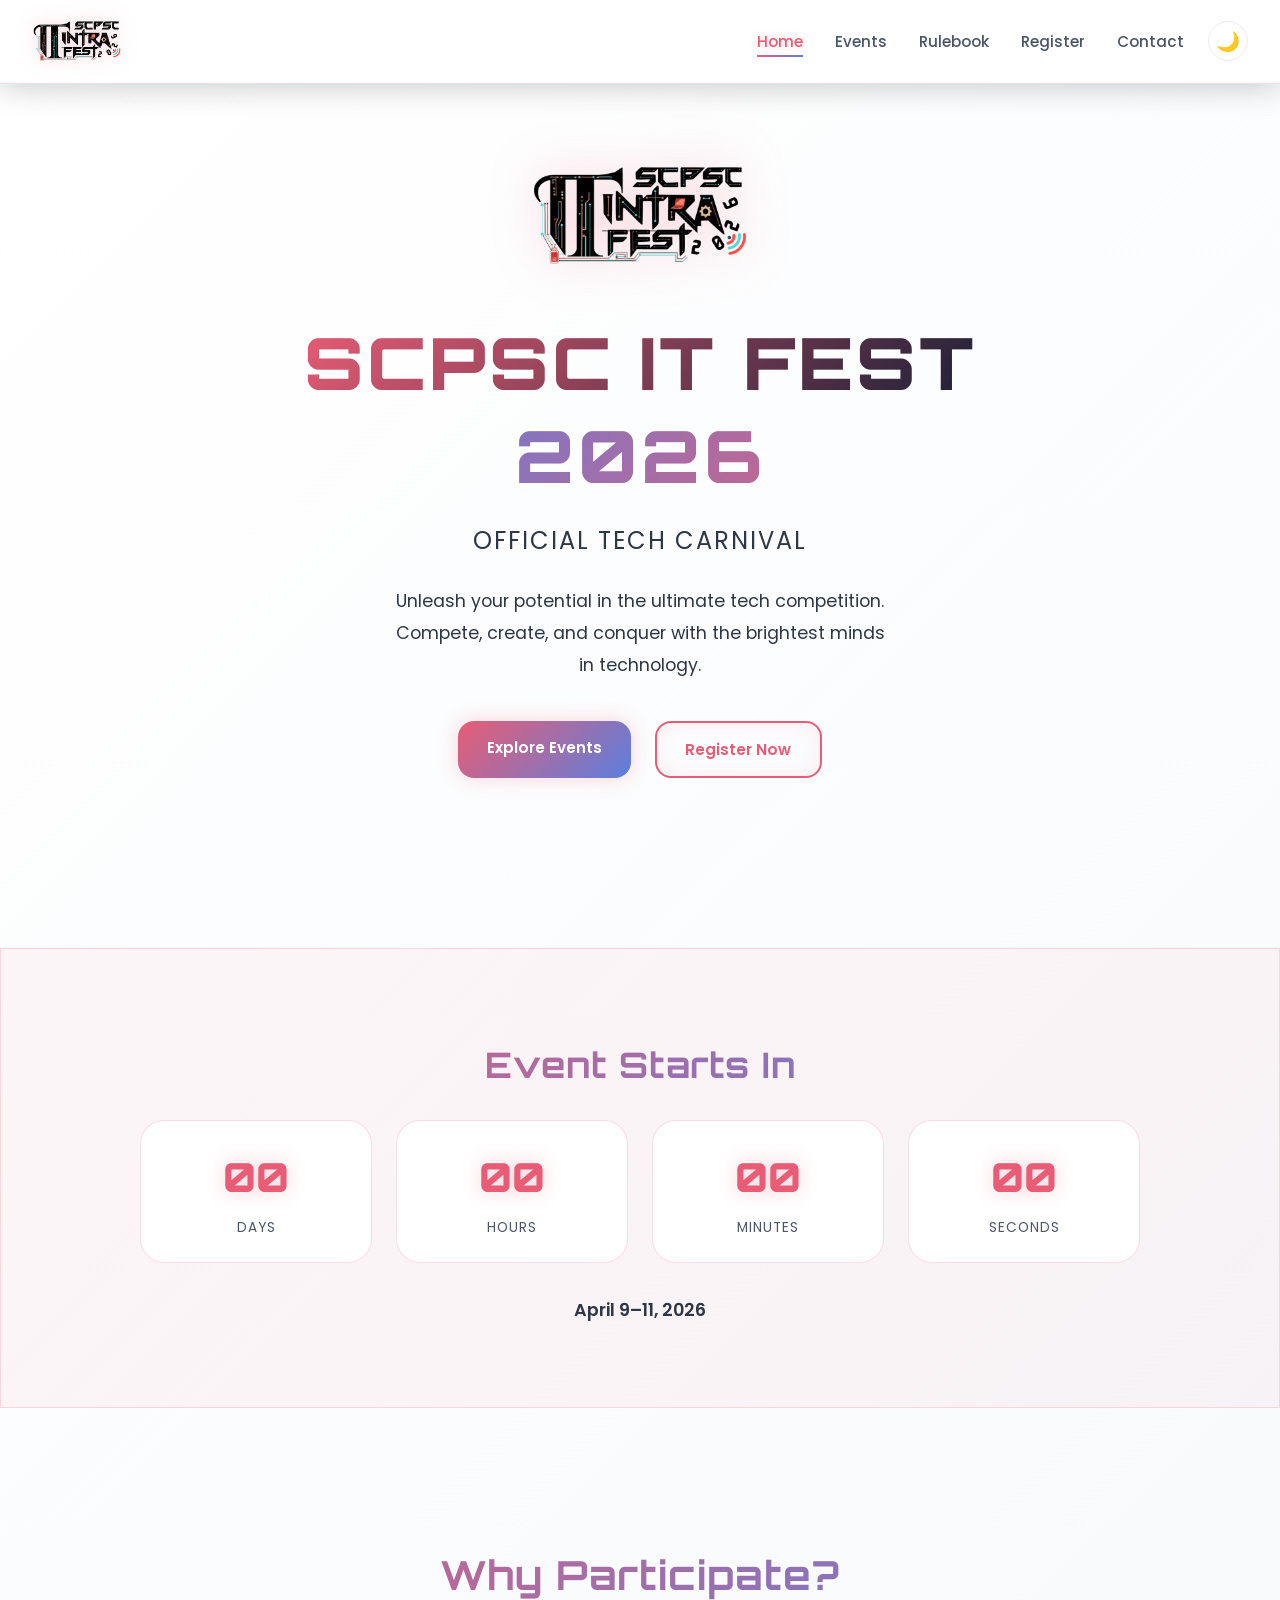
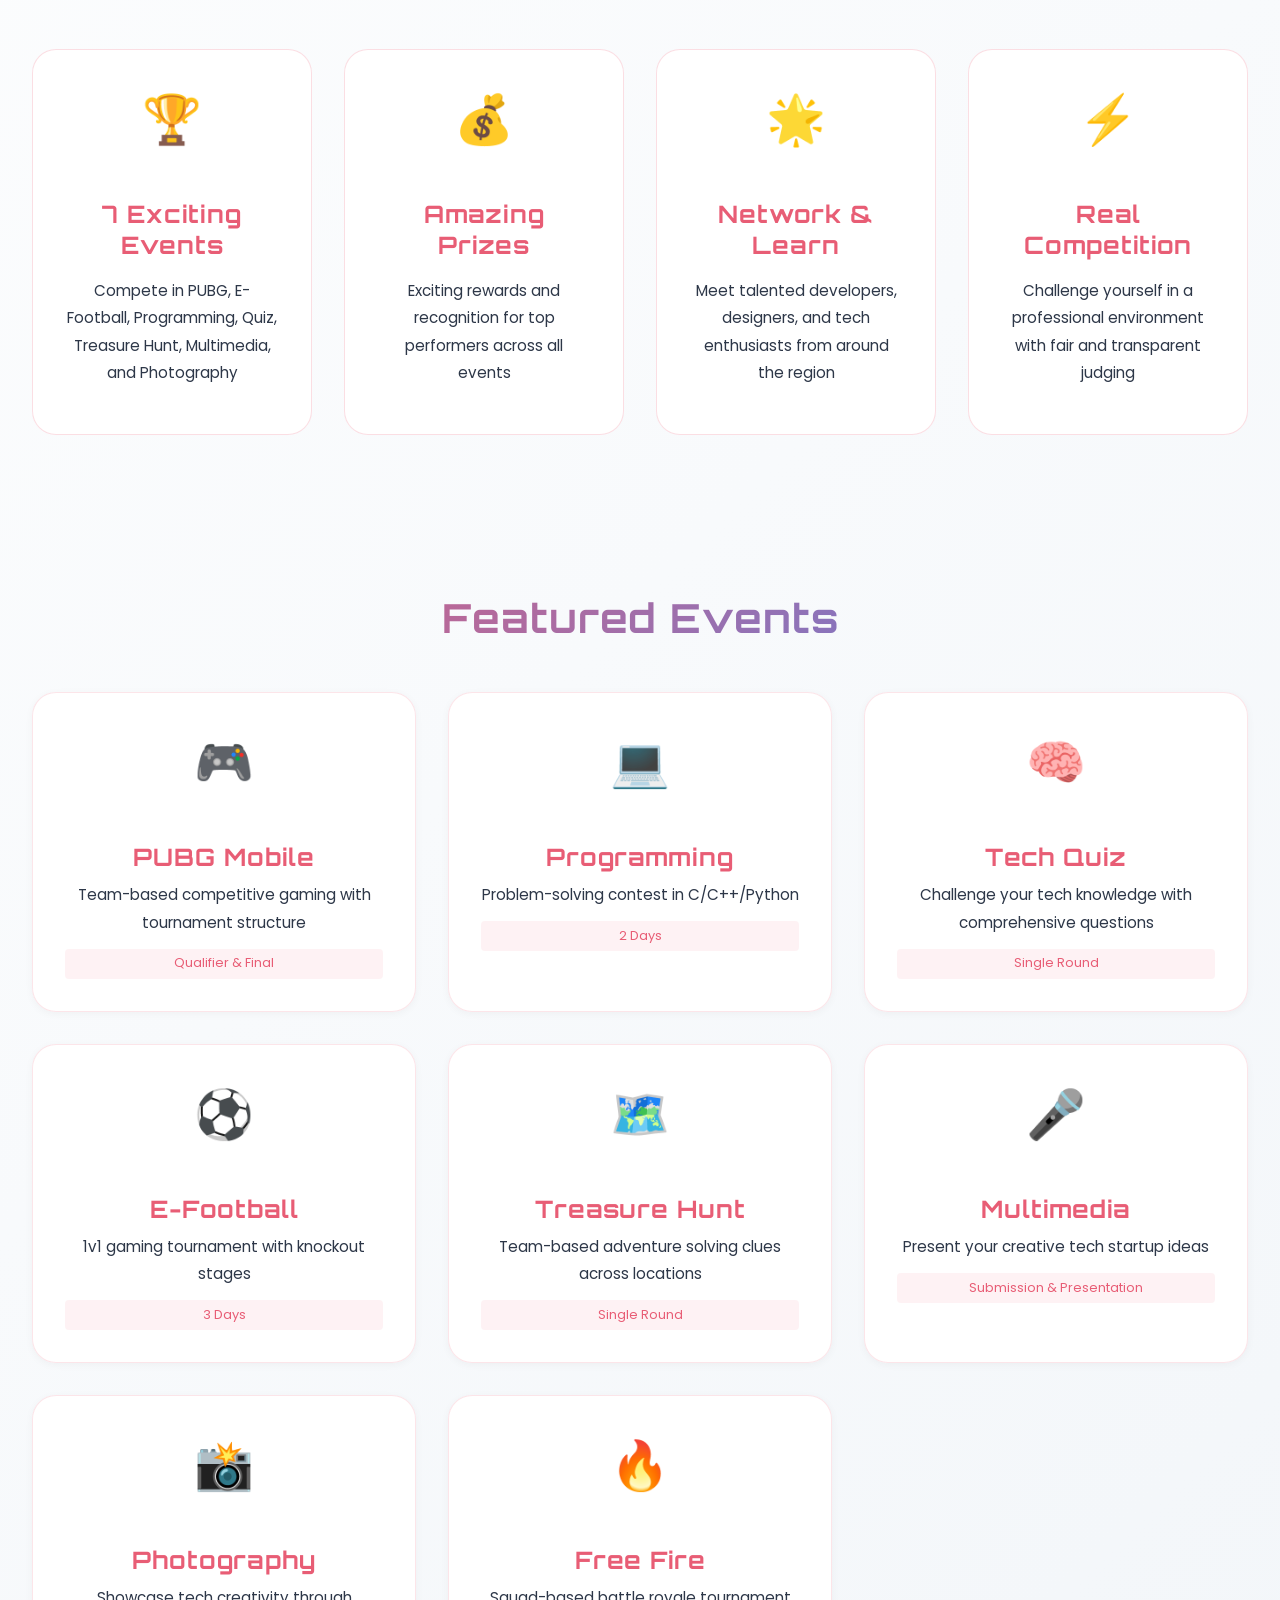
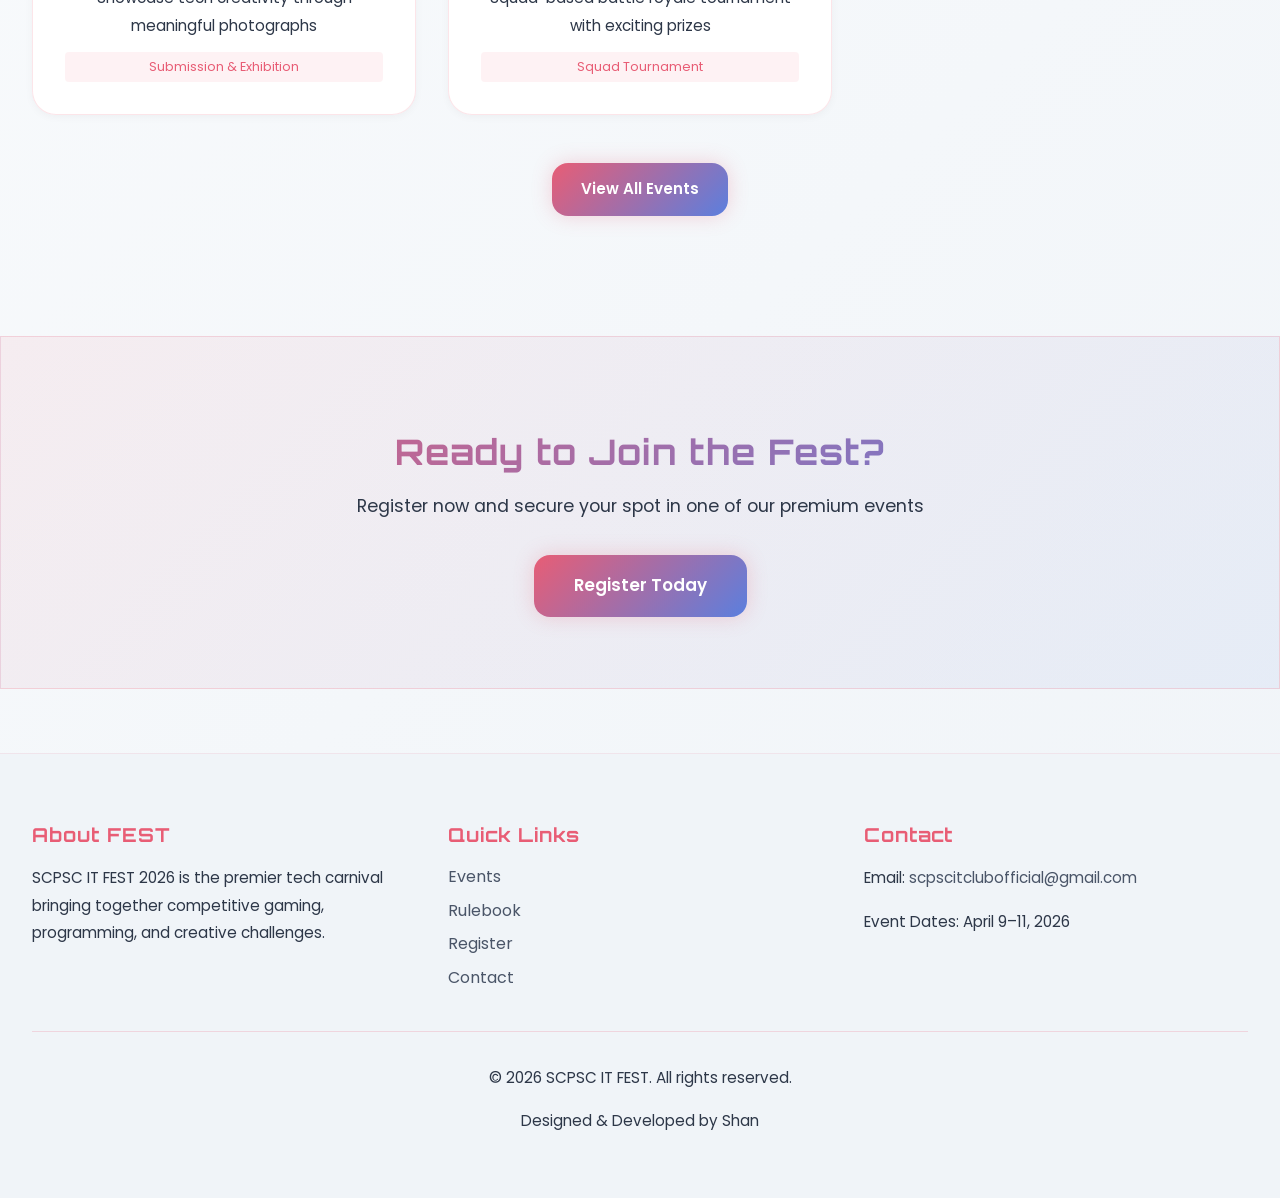
<file: index.html>
<!DOCTYPE html>
<html lang="en">
<head>
    <meta charset="UTF-8">
    <meta name="viewport" content="width=device-width, initial-scale=1.0">
    <title>SCPSC IT FEST 2026 - Official Tech Carnival</title>
    <link rel="icon" type="image/x-icon" href="festlogo.png">
    <link rel="preconnect" href="https://fonts.googleapis.com">
    <link rel="preconnect" href="https://fonts.gstatic.com" crossorigin>
    <link href="https://fonts.googleapis.com/css2?family=Orbitron:wght@400;700;900&family=Poppins:wght@300;400;500;600;700&display=swap" rel="stylesheet">
    <link rel="stylesheet" href="style-themes.css">
</head>
<body>
    <!-- Navigation Bar -->
    <nav class="navbar">
        <div class="nav-container">
            <a href="index.html" class="nav-logo-link" aria-label="Go to home page">
                <div class="nav-logo">
                    <img src="festlogo.png" alt="FEST 2026 Logo Dark" class="logo-img logo-dark">
                    <img src="logo2.png" alt="FEST 2026 Logo Light" class="logo-img logo-light">
                </div>
            </a>
            <ul class="nav-menu" id="navMenu">
                <li class="nav-item"><a href="index.html" class="nav-link active">Home</a></li>
                <li class="nav-item"><a href="events.html" class="nav-link">Events</a></li>
                <li class="nav-item"><a href="rules.html" class="nav-link">Rulebook</a></li>
                <li class="nav-item"><a href="register.html" class="nav-link">Register</a></li>
                <li class="nav-item"><a href="contact.html" class="nav-link">Contact</a></li>
            </ul>            <button class="theme-toggle-btn" id="themeToggle" aria-label="Toggle theme">
                🌙
            </button>            <div class="hamburger" id="hamburger">
                <span></span>
                <span></span>
                <span></span>
            </div>
        </div>
    </nav>

    <!-- Animated Background -->
    <div class="background-animation">
        <div class="glow-orb orb-1"></div>
        <div class="glow-orb orb-2"></div>
        <div class="glow-orb orb-3"></div>
    </div>

    <!-- Hero Section -->
    <section class="hero">
        <div class="hero-content">
            <div class="hero-logo-container">
                <img src="festlogo.png" alt="SCPSC IT FEST 2026 Logo Dark" class="hero-logo logo-dark">
                <img src="logo2.png" alt="SCPSC IT FEST 2026 Logo Light" class="hero-logo logo-light">
            </div>
            <h1 class="hero-title">SCPSC IT FEST</h1>
            <h1 class="hero-title highlight">2026</h1>
            <p class="hero-subtitle">Official Tech Carnival</p>
            <p class="hero-description">
                Unleash your potential in the ultimate tech competition. 
                Compete, create, and conquer with the brightest minds in technology.
            </p>
            <div class="hero-buttons">
                <a href="events.html" class="btn btn-primary">Explore Events</a>
                <a href="register.html" class="btn btn-secondary">Register Now</a>
            </div>
        </div>
    </section>

    <!-- Countdown Timer -->
    <section class="countdown-section">
        <div class="countdown-container">
            <h2>Event Starts In</h2>
            <div class="countdown" id="countdown">
                <div class="countdown-item">
                    <div class="countdown-number" id="days">00</div>
                    <div class="countdown-label">Days</div>
                </div>
                <div class="countdown-item">
                    <div class="countdown-number" id="hours">00</div>
                    <div class="countdown-label">Hours</div>
                </div>
                <div class="countdown-item">
                    <div class="countdown-number" id="minutes">00</div>
                    <div class="countdown-label">Minutes</div>
                </div>
                <div class="countdown-item">
                    <div class="countdown-number" id="seconds">00</div>
                    <div class="countdown-label">Seconds</div>
                </div>
            </div>
            <p class="countdown-date">April 9–11, 2026</p>
        </div>
    </section>

    <!-- Highlights Section -->
    <section class="highlights-section">
        <h2 class="section-title">Why Participate?</h2>
        <div class="highlights-grid">
            <div class="highlight-card reveal-on-scroll">
                <div class="card-icon">🏆</div>
                <h3>7 Exciting Events</h3>
                <p>Compete in PUBG, E-Football, Programming, Quiz, Treasure Hunt, Multimedia, and Photography</p>
            </div>
            <div class="highlight-card reveal-on-scroll">
                <div class="card-icon">💰</div>
                <h3>Amazing Prizes</h3>
                <p>Exciting rewards and recognition for top performers across all events</p>
            </div>
            <div class="highlight-card reveal-on-scroll">
                <div class="card-icon">🌟</div>
                <h3>Network & Learn</h3>
                <p>Meet talented developers, designers, and tech enthusiasts from around the region</p>
            </div>
            <div class="highlight-card reveal-on-scroll">
                <div class="card-icon">⚡</div>
                <h3>Real Competition</h3>
                <p>Challenge yourself in a professional environment with fair and transparent judging</p>
            </div>
        </div>
    </section>

    <!-- Events Preview -->
    <section class="events-preview-section">
        <h2 class="section-title">Featured Events</h2>
        <div class="events-preview-grid">
            <div class="event-preview-card reveal-on-scroll">
                <div class="event-preview-icon">🎮</div>
                <h3>PUBG Mobile</h3>
                <p>Team-based competitive gaming with tournament structure</p>
                <span class="event-type">Qualifier & Final</span>
            </div>
            <div class="event-preview-card reveal-on-scroll">
                <div class="event-preview-icon">💻</div>
                <h3>Programming</h3>
                <p>Problem-solving contest in C/C++/Python</p>
                <span class="event-type">2 Days</span>
            </div>
            <div class="event-preview-card reveal-on-scroll">
                <div class="event-preview-icon">🧠</div>
                <h3>Tech Quiz</h3>
                <p>Challenge your tech knowledge with comprehensive questions</p>
                <span class="event-type">Single Round</span>
            </div>
            <div class="event-preview-card reveal-on-scroll">
                <div class="event-preview-icon">⚽</div>
                <h3>E-Football</h3>
                <p>1v1 gaming tournament with knockout stages</p>
                <span class="event-type">3 Days</span>
            </div>
            <div class="event-preview-card reveal-on-scroll">
                <div class="event-preview-icon">🗺️</div>
                <h3>Treasure Hunt</h3>
                <p>Team-based adventure solving clues across locations</p>
                <span class="event-type">Single Round</span>
            </div>
            <div class="event-preview-card reveal-on-scroll">
                <div class="event-preview-icon">🎤</div>
                <h3>Multimedia</h3>
                <p>Present your creative tech startup ideas</p>
                <span class="event-type">Submission & Presentation</span>
            </div>
            <div class="event-preview-card reveal-on-scroll">
                <div class="event-preview-icon">📸</div>
                <h3>Photography</h3>
                <p>Showcase tech creativity through meaningful photographs</p>
                <span class="event-type">Submission & Exhibition</span>
            </div>
            <div class="event-preview-card reveal-on-scroll">
                <div class="event-preview-icon">🔥</div>
                <h3>Free Fire</h3>
                <p>Squad-based battle royale tournament with exciting prizes</p>
                <span class="event-type">Squad Tournament</span>
            </div>
        </div>
        <div class="center-button reveal-on-scroll">
            <a href="events.html" class="btn btn-primary">View All Events</a>
        </div>
    </section>

    <!-- CTA Section -->
    <section class="cta-section">
        <h2>Ready to Join the Fest?</h2>
        <p>Register now and secure your spot in one of our premium events</p>
        <a href="register.html" class="btn btn-primary btn-large">Register Today</a>
    </section>

    <!-- Footer -->
    <footer class="footer">
        <div class="footer-content">
            <div class="footer-section">
                <h4>About FEST</h4>
                <p>SCPSC IT FEST 2026 is the premier tech carnival bringing together competitive gaming, programming, and creative challenges.</p>
            </div>
            <div class="footer-section">
                <h4>Quick Links</h4>
                <ul>
                    <li><a href="events.html">Events</a></li>
                    <li><a href="rules.html">Rulebook</a></li>
                    <li><a href="register.html">Register</a></li>
                    <li><a href="contact.html">Contact</a></li>
                </ul>
            </div>
            <div class="footer-section">
                <h4>Contact</h4>
                <p>Email: <a href="mailto:scpscitclubofficial@gmail.com">scpscitclubofficial@gmail.com</a></p>
                <p>Event Dates: April 9–11, 2026</p>
            </div>
        </div>
        <div class="footer-bottom">
            <p>&copy; 2026 SCPSC IT FEST. All rights reserved.</p>
            <p>Designed & Developed by Shan</p>
        </div>
    </footer>

    <script src="script.js"></script>
</body>
</html>
</file>
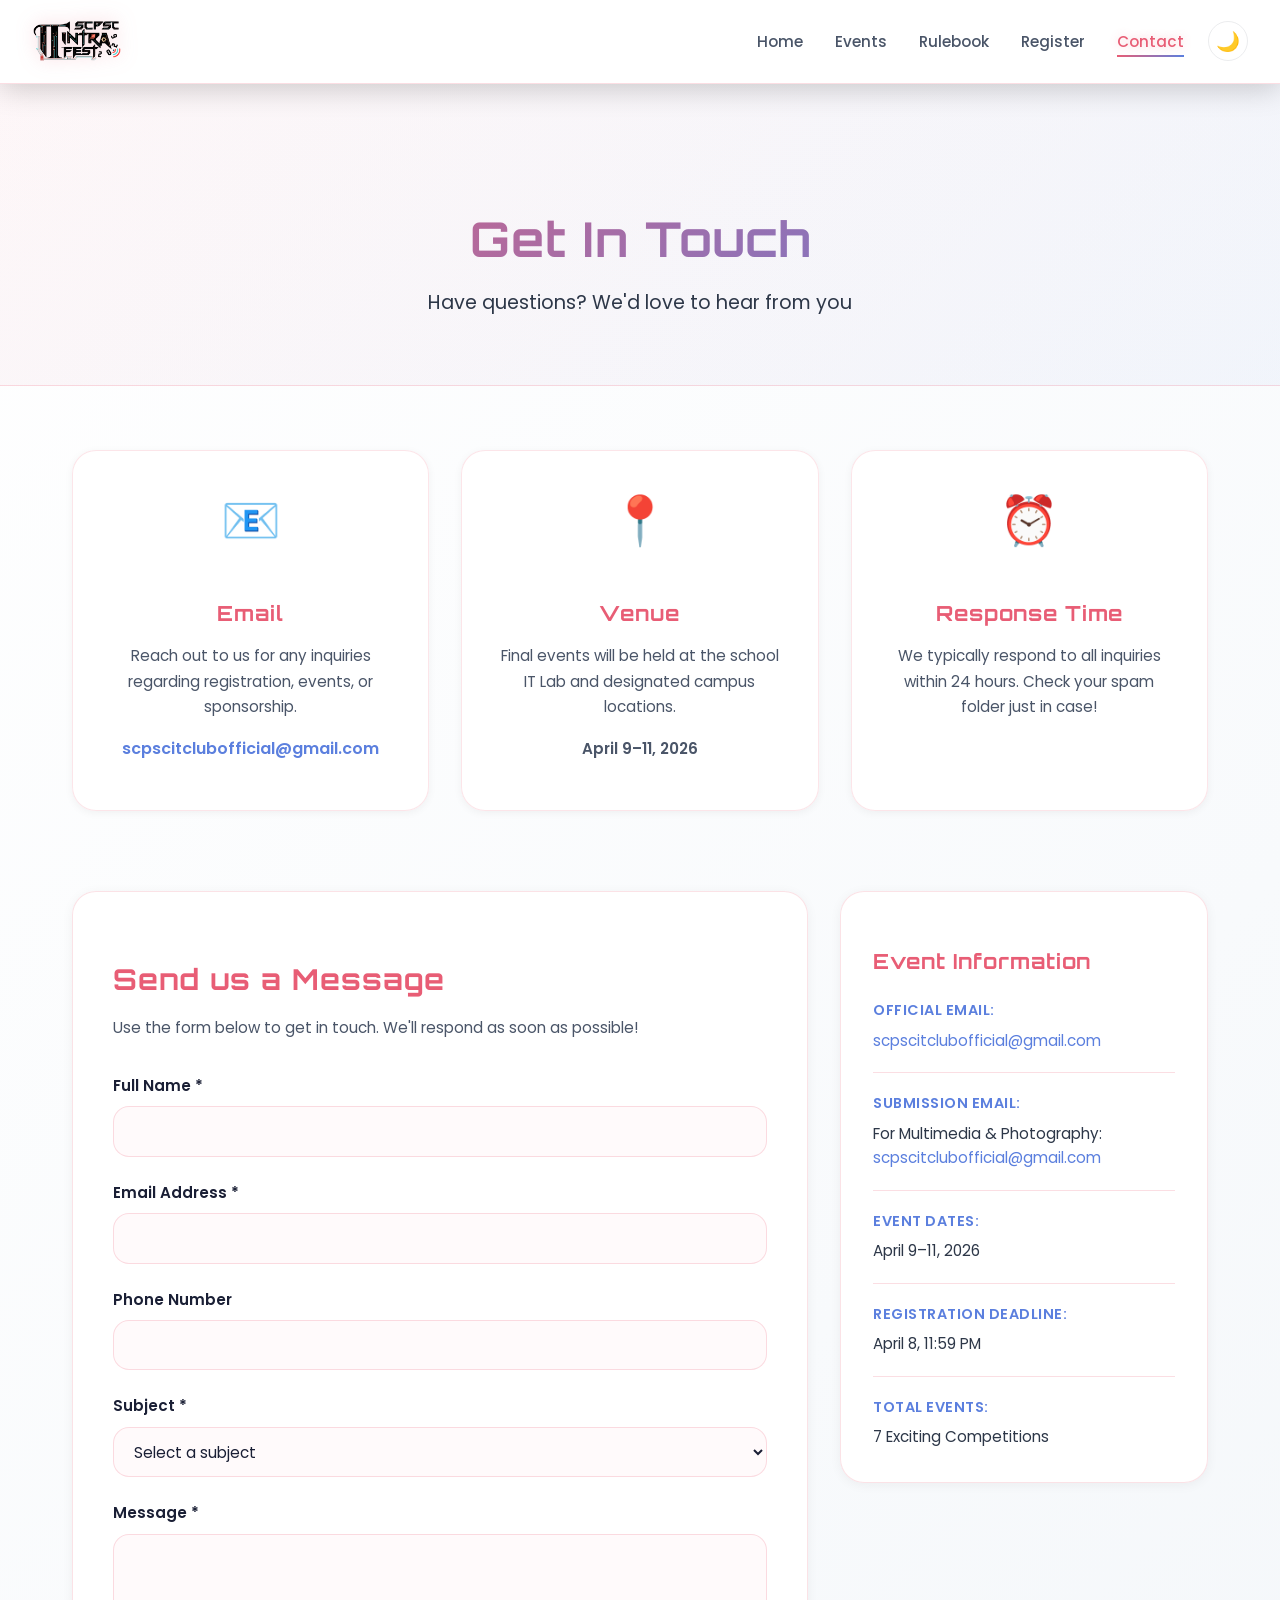
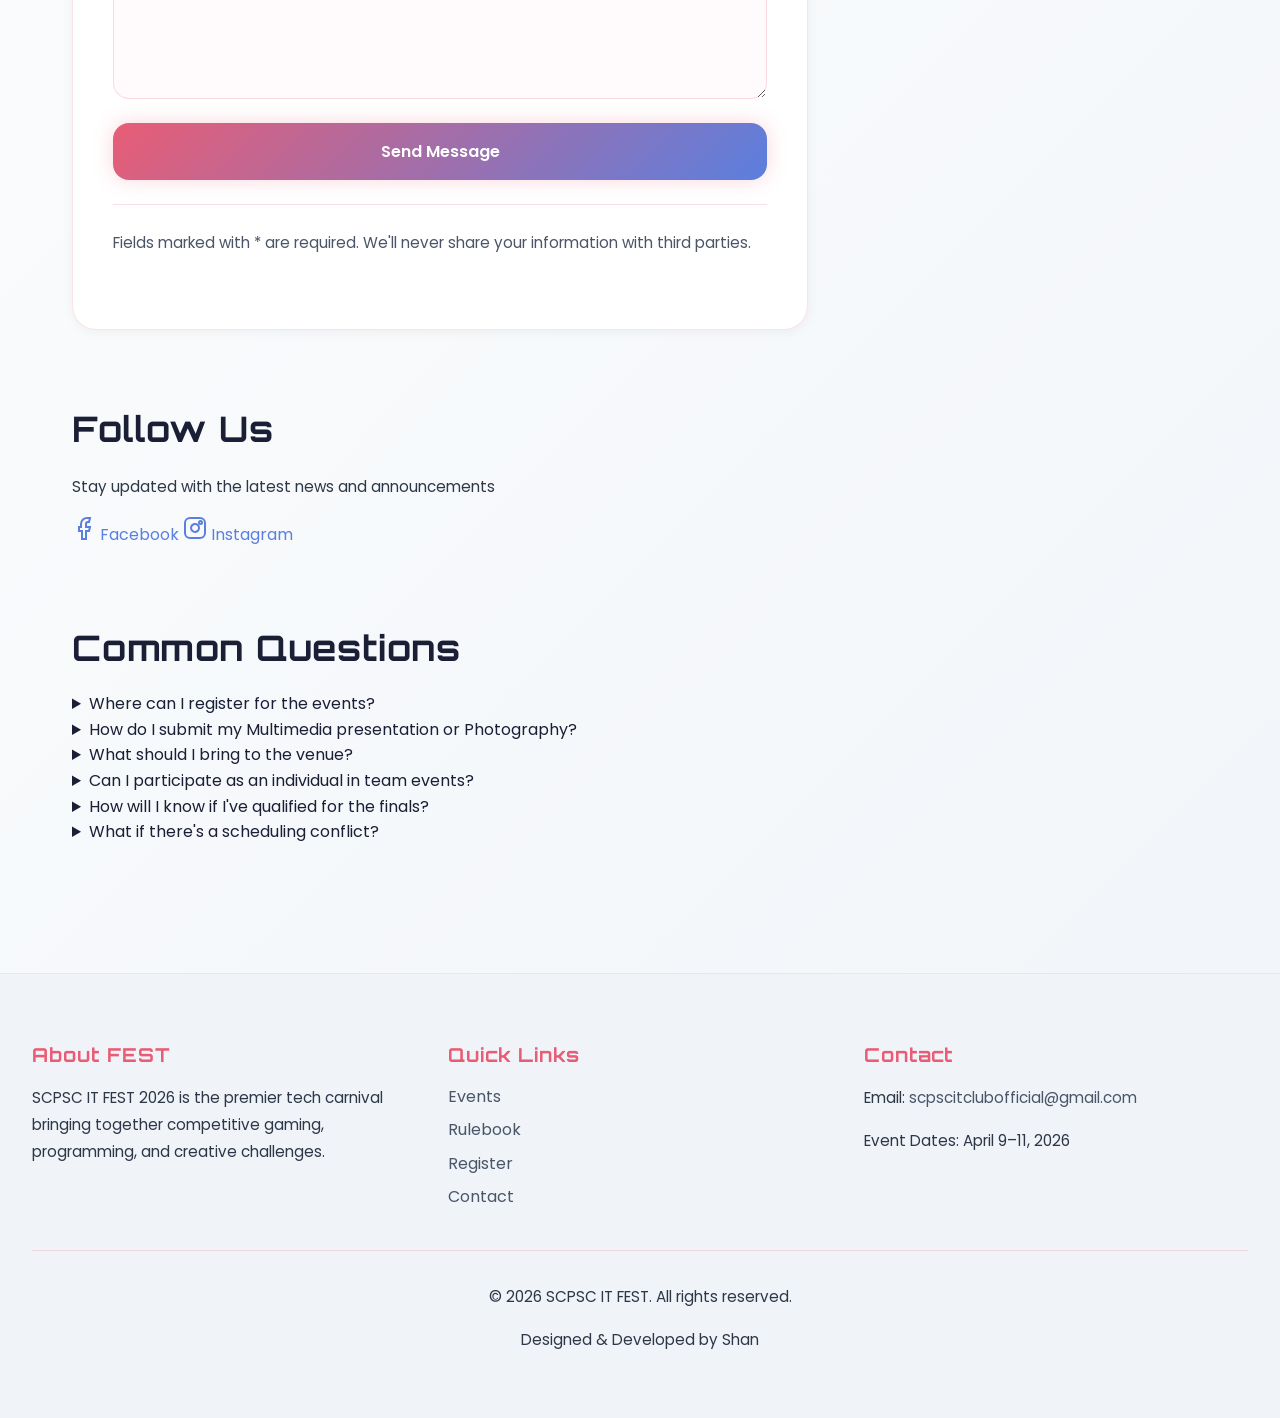
<file: contact.html>
<!DOCTYPE html>
<html lang="en">
<head>
    <meta charset="UTF-8">
    <meta name="viewport" content="width=device-width, initial-scale=1.0">
    <title>Contact - SCPSC IT FEST 2026</title>
    <link rel="icon" type="image/x-icon" href="festlogo.png">
    <link rel="preconnect" href="https://fonts.googleapis.com">
    <link rel="preconnect" href="https://fonts.gstatic.com" crossorigin>
    <link href="https://fonts.googleapis.com/css2?family=Orbitron:wght@400;700;900&family=Poppins:wght@300;400;500;600;700&display=swap" rel="stylesheet">
    <link rel="stylesheet" href="style-themes.css">
</head>
<body>
    <!-- Navigation Bar -->
    <nav class="navbar">
        <div class="nav-container">
            <a href="index.html" class="nav-logo-link" aria-label="Go to home page">
                <div class="nav-logo">
                    <img src="festlogo.png" alt="FEST 2026 Logo Dark" class="logo-img logo-dark">
                    <img src="logo2.png" alt="FEST 2026 Logo Light" class="logo-img logo-light">
                </div>
            </a>
            <ul class="nav-menu" id="navMenu">
                <li class="nav-item"><a href="index.html" class="nav-link">Home</a></li>
                <li class="nav-item"><a href="events.html" class="nav-link">Events</a></li>
                <li class="nav-item"><a href="rules.html" class="nav-link">Rulebook</a></li>
                <li class="nav-item"><a href="register.html" class="nav-link">Register</a></li>
                <li class="nav-item"><a href="contact.html" class="nav-link active">Contact</a></li>
            </ul>
            <button class="theme-toggle-btn" id="themeToggle" aria-label="Toggle theme">
                🌙
            </button>
            <div class="hamburger" id="hamburger">
                <span></span>
                <span></span>
                <span></span>
            </div>
        </div>
    </nav>

    <!-- Background Animation -->
    <div class="background-animation">
        <div class="glow-orb orb-1"></div>
        <div class="glow-orb orb-2"></div>
        <div class="glow-orb orb-3"></div>
    </div>

    <!-- Page Header -->
    <section class="page-header">
        <h1>Get In Touch</h1>
        <p>Have questions? We'd love to hear from you</p>
    </section>

    <!-- Contact Section -->
    <section class="contact-section">
        <div class="contact-container">
            
            <!-- Contact Cards -->
            <div class="contact-cards-grid reveal-on-scroll">
                <div class="contact-card">
                    <div class="contact-icon">📧</div>
                    <h3>Email</h3>
                    <p>Reach out to us for any inquiries regarding registration, events, or sponsorship.</p>
                    <a href="mailto:scpscitclubofficial@gmail.com" class="contact-link">
                        scpscitclubofficial@gmail.com
                    </a>
                </div>

                <div class="contact-card">
                    <div class="contact-icon">📍</div>
                    <h3>Venue</h3>
                    <p>Final events will be held at the school IT Lab and designated campus locations.</p>
                    <p class="venue-date">April 9–11, 2026</p>
                </div>

                <div class="contact-card">
                    <div class="contact-icon">⏰</div>
                    <h3>Response Time</h3>
                    <p>We typically respond to all inquiries within 24 hours. Check your spam folder just in case!</p>
                </div>
            </div>

            <!-- Main Contact Content -->
            <div class="contact-main reveal-on-scroll">
                <div class="contact-form-wrapper">
                    <div class="contact-form-content">
                        <h2>Send us a Message</h2>
                        <p>Use the form below to get in touch. We'll respond as soon as possible!</p>
                        
                        <form class="contact-form" id="contactForm" method="POST" action="https://formspree.io/f/YOUR_FORM_ID">
                            <div class="form-group">
                                <label for="name">Full Name *</label>
                                <input type="text" id="name" name="name" required>
                            </div>

                            <div class="form-group">
                                <label for="email">Email Address *</label>
                                <input type="email" id="email" name="email" required>
                            </div>

                            <div class="form-group">
                                <label for="phone">Phone Number</label>
                                <input type="tel" id="phone" name="phone">
                            </div>

                            <div class="form-group">
                                <label for="subject">Subject *</label>
                                <select id="subject" name="subject" required>
                                    <option value="">Select a subject</option>
                                    <option value="Registration Help">Registration Help</option>
                                    <option value="Event Question">Event Question</option>
                                    <option value="Technical Issue">Technical Issue</option>
                                    <option value="Rule Clarification">Rule Clarification</option>
                                    <option value="Sponsorship">Sponsorship</option>
                                    <option value="Other">Other Inquiry</option>
                                </select>
                            </div>

                            <div class="form-group">
                                <label for="message">Message *</label>
                                <textarea id="message" name="message" rows="6" required></textarea>
                            </div>

                            <button type="submit" class="btn btn-primary btn-submit">Send Message</button>
                        </form>

                        <p class="form-note">
                            Fields marked with * are required. We'll never share your information with third parties.
                        </p>
                    </div>
                </div>

                <!-- Event Info Box -->
                <div class="contact-info-box reveal-on-scroll">
                    <h3>Event Information</h3>
                    <div class="info-list">
                        <div class="info-item">
                            <span class="info-label">Official Email:</span>
                            <span class="info-value">
                                <a href="mailto:scpscitclubofficial@gmail.com">scpscitclubofficial@gmail.com</a>
                            </span>
                        </div>
                        <div class="info-item">
                            <span class="info-label">Submission Email:</span>
                            <span class="info-value">
                                For Multimedia & Photography: <a href="mailto:scpscitclubofficial@gmail.com">scpscitclubofficial@gmail.com</a>
                            </span>
                        </div>
                        <div class="info-item">
                            <span class="info-label">Event Dates:</span>
                            <span class="info-value">April 9–11, 2026</span>
                        </div>
                        <div class="info-item">
                            <span class="info-label">Registration Deadline:</span>
                            <span class="info-value">April 8, 11:59 PM</span>
                        </div>
                        <div class="info-item">
                            <span class="info-label">Total Events:</span>
                            <span class="info-value">7 Exciting Competitions</span>
                        </div>
                    </div>
                </div>
            </div>

            <!-- Social Links -->
            <div class="social-section reveal-on-scroll">
                <h2>Follow Us</h2>
                <p>Stay updated with the latest news and announcements</p>
                <div class="social-links">
                    <a href="https://www.facebook.com/profile.php?id=61565419410385" target="_blank" class="social-link facebook" title="Facebook">
                        <svg width="24" height="24" viewBox="0 0 24 24" fill="none" stroke="currentColor" stroke-width="2">
                            <path d="M18 2h-3a6 6 0 0 0-6 6v3H7v4h3v8h4v-8h3l1-4h-4V8a2 2 0 0 1 2-2h1z"></path>
                        </svg>
                        <span>Facebook</span>
                    </a>
                    <a href="https://www.instagram.com/scpsc_it_club/" target="_blank" class="social-link instagram" title="Instagram">
                        <svg width="24" height="24" viewBox="0 0 24 24" fill="none" stroke="currentColor" stroke-width="2">
                            <rect x="2" y="2" width="20" height="20" rx="5" ry="5"></rect>
                            <path d="M16 11.37A4 4 0 1 1 12.63 8 4 4 0 0 1 16 11.37z"></path>
                            <circle cx="17.5" cy="6.5" r="1.5"></circle>
                        </svg>
                        <span>Instagram</span>
                    </a>
                </div>
            </div>

            <!-- FAQ Section -->
            <div class="faq-section-contact reveal-on-scroll">
                <h2>Common Questions</h2>
                <div class="faq-list">
                    <details class="faq-item-contact">
                        <summary>Where can I register for the events?</summary>
                        <p>You can register online through our registration form at <a href="register.html">register</a>. The registration deadline is April 8, 2026.</p>
                    </details>

                    <details class="faq-item-contact">
                        <summary>How do I submit my Multimedia presentation or Photography?</summary>
                        <p>Email your submission to <strong>scpscitclubofficial@gmail.com</strong> with the subject line as specified in the rulebook. Submission deadline is April 10, 2026 before 5:00 PM.</p>
                    </details>

                    <details class="faq-item-contact">
                        <summary>What should I bring to the venue?</summary>
                        <p>Check the specific event rules in our Rulebook. Generally, bring your own mobile phone, headphones, and data. Laptops and projectors are provided for specific events.</p>
                    </details>

                    <details class="faq-item-contact">
                        <summary>Can I participate as an individual in team events?</summary>
                        <p>Yes, for PUBG and Treasure Hunt, individual registrations are accepted and you'll be grouped with other participants.</p>
                    </details>

                    <details class="faq-item-contact">
                        <summary>How will I know if I've qualified for the finals?</summary>
                        <p>Results will be notified via email and announced on our social media channels within 24 hours of the qualifying event.</p>
                    </details>

                    <details class="faq-item-contact">
                        <summary>What if there's a scheduling conflict?</summary>
                        <p>Contact us immediately at <strong>scpscitclubofficial@gmail.com</strong> with your registration ID and we'll try to accommodate you if possible.</p>
                    </details>
                </div>
            </div>

        </div>
    </section>

    <!-- Footer -->
    <footer class="footer">
        <div class="footer-content">
            <div class="footer-section">
                <h4>About FEST</h4>
                <p>SCPSC IT FEST 2026 is the premier tech carnival bringing together competitive gaming, programming, and creative challenges.</p>
            </div>
            <div class="footer-section">
                <h4>Quick Links</h4>
                <ul>
                    <li><a href="events.html">Events</a></li>
                    <li><a href="rules.html">Rulebook</a></li>
                    <li><a href="register.html">Register</a></li>
                    <li><a href="contact.html">Contact</a></li>
                </ul>
            </div>
            <div class="footer-section">
                <h4>Contact</h4>
                <p>Email: <a href="mailto:scpscitclubofficial@gmail.com">scpscitclubofficial@gmail.com</a></p>
                <p>Event Dates: April 9–11, 2026</p>
            </div>
        </div>
        <div class="footer-bottom">
            <p>&copy; 2026 SCPSC IT FEST. All rights reserved.</p>
            <p>Designed & Developed by Shan</p>
        </div>
    </footer>

    <script src="script.js"></script>
</body>
</html>
</file>
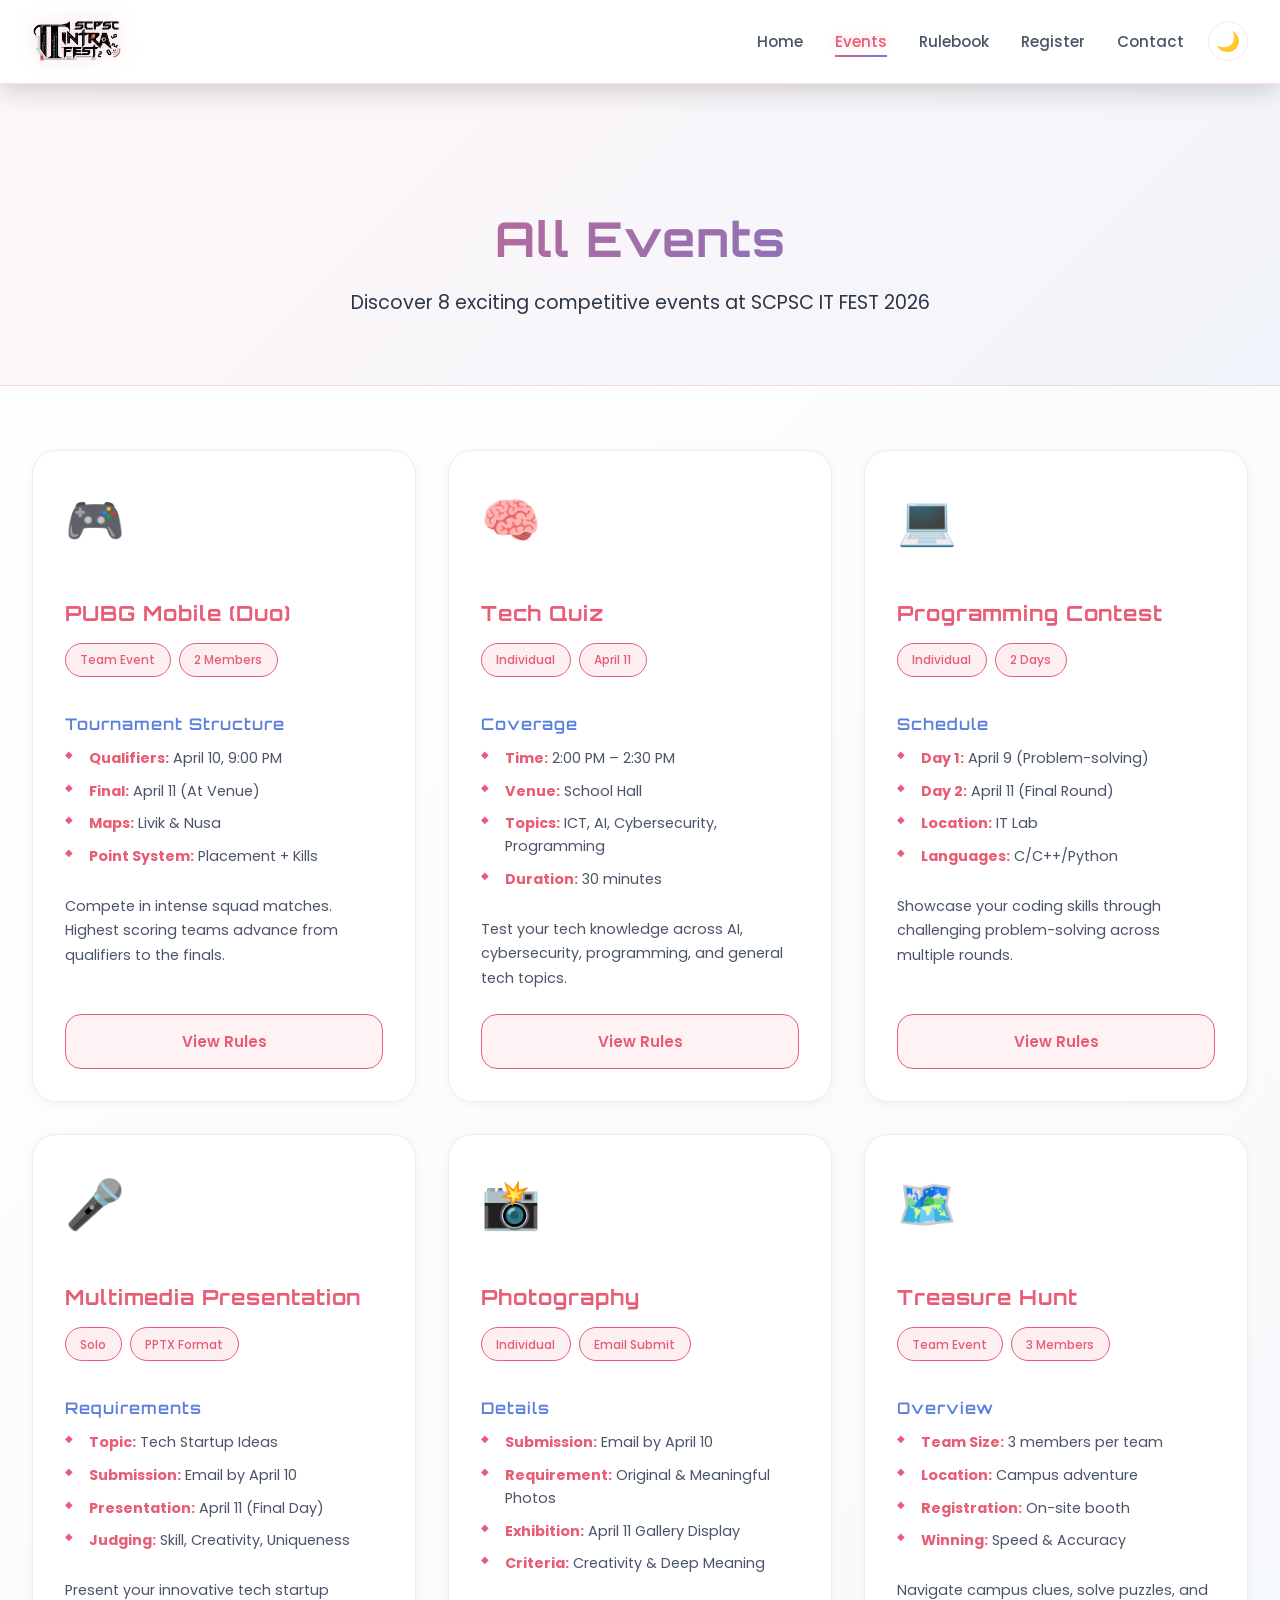
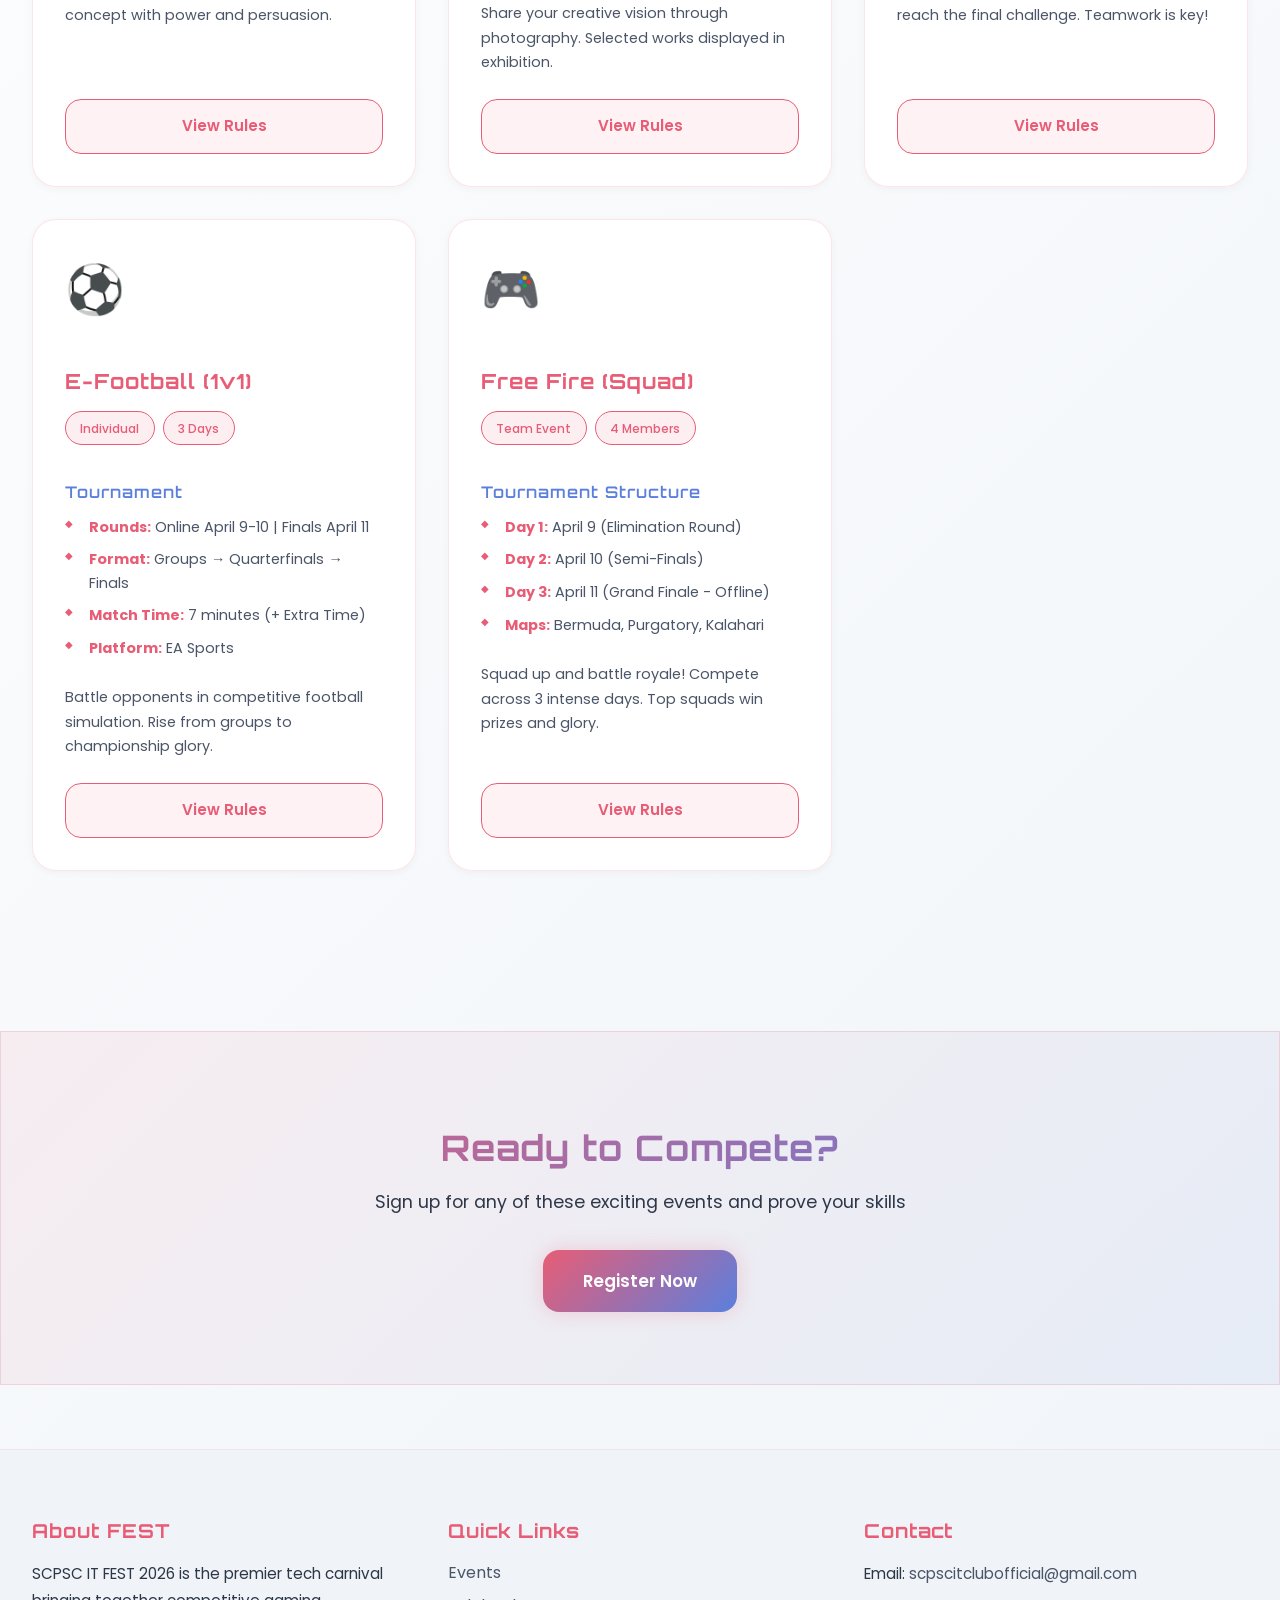
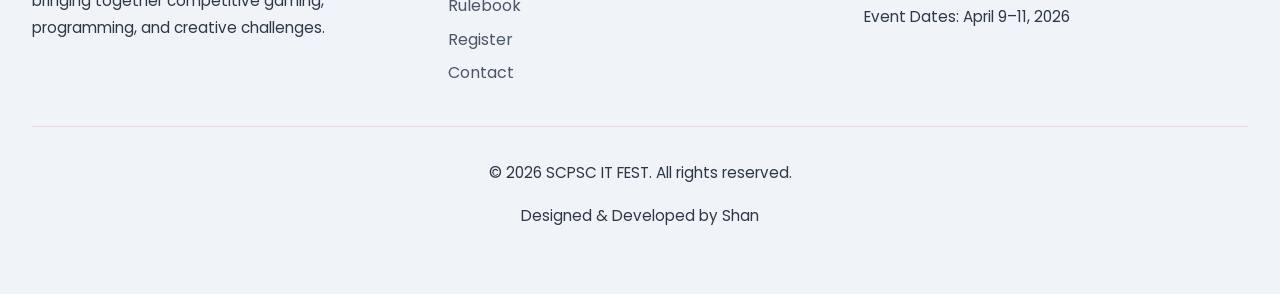
<file: events.html>
<!DOCTYPE html>
<html lang="en">
<head>
    <meta charset="UTF-8">
    <meta name="viewport" content="width=device-width, initial-scale=1.0">
    <title>Events - SCPSC IT FEST 2026</title>
     <link rel="icon" type="image/x-icon" href="festlogo.png">
    <link rel="preconnect" href="https://fonts.googleapis.com">
    <link rel="preconnect" href="https://fonts.gstatic.com" crossorigin>
    <link href="https://fonts.googleapis.com/css2?family=Orbitron:wght@400;700;900&family=Poppins:wght@300;400;500;600;700&display=swap" rel="stylesheet">
    <link rel="stylesheet" href="style-themes.css">
    
</head>
<body>
    <!-- Navigation Bar -->
    <nav class="navbar">
        <div class="nav-container">
            <a href="index.html" class="nav-logo-link" aria-label="Go to home page">
                <div class="nav-logo">
                    <img src="festlogo.png" alt="FEST 2026 Logo Dark" class="logo-img logo-dark">
                    <img src="logo2.png" alt="FEST 2026 Logo Light" class="logo-img logo-light">
                </div>
            </a>
            <ul class="nav-menu" id="navMenu">
                <li class="nav-item"><a href="index.html" class="nav-link">Home</a></li>
                <li class="nav-item"><a href="events.html" class="nav-link active">Events</a></li>
                <li class="nav-item"><a href="rules.html" class="nav-link">Rulebook</a></li>
                <li class="nav-item"><a href="register.html" class="nav-link">Register</a></li>
                <li class="nav-item"><a href="contact.html" class="nav-link">Contact</a></li>
            </ul>
            <button class="theme-toggle-btn" id="themeToggle" aria-label="Toggle theme">
                🌙
            </button>
            <div class="hamburger" id="hamburger">
                <span></span>
                <span></span>
                <span></span>
            </div>
        </div>
    </nav>

    <!-- Background Animation -->
    <div class="background-animation">
        <div class="glow-orb orb-1"></div>
        <div class="glow-orb orb-2"></div>
        <div class="glow-orb orb-3"></div>
    </div>

    <!-- Page Header -->
    <section class="page-header">
        <h1>All Events</h1>
        <p>Discover 8 exciting competitive events at SCPSC IT FEST 2026</p>
    </section>

    <!-- Events Grid -->
    <section class="events-section">
        <div class="events-grid">
            <!-- PUBG Mobile -->
            <div class="event-card reveal-on-scroll">
                <div class="event-card-icon">🎮</div>
                <h3 class="event-title">PUBG Mobile (Duo)</h3>
                <div class="event-meta">
                    <span class="badge">Team Event</span>
                    <span class="badge">2 Members</span>
                </div>
                <div class="event-details">
                    <h4>Tournament Structure</h4>
                    <ul>
                        <li><strong>Qualifiers:</strong> April 10, 9:00 PM</li>
                        <li><strong>Final:</strong> April 11 (At Venue)</li>
                        <li><strong>Maps:</strong> Livik & Nusa</li>
                        <li><strong>Point System:</strong> Placement + Kills</li>
                    </ul>
                </div>
                <div class="event-description">
                    Compete in intense squad matches. Highest scoring teams advance from qualifiers to the finals.
                </div>
                <a href="rules.html#pubg" class="btn btn-tertiary">View Rules</a>
            </div>

            <!-- Tech Quiz -->
            <div class="event-card reveal-on-scroll">
                <div class="event-card-icon">🧠</div>
                <h3 class="event-title">Tech Quiz</h3>
                <div class="event-meta">
                    <span class="badge">Individual</span>
                    <span class="badge">April 11</span>
                </div>
                <div class="event-details">
                    <h4>Coverage</h4>
                    <ul>
                        <li><strong>Time:</strong> 2:00 PM – 2:30 PM</li>
                        <li><strong>Venue:</strong> School Hall</li>
                        <li><strong>Topics:</strong> ICT, AI, Cybersecurity, Programming</li>
                        <li><strong>Duration:</strong> 30 minutes</li>
                    </ul>
                </div>
                <div class="event-description">
                    Test your tech knowledge across AI, cybersecurity, programming, and general tech topics.
                </div>
                <a href="rules.html#quiz" class="btn btn-tertiary">View Rules</a>
            </div>

            <!-- Programming Contest -->
            <div class="event-card reveal-on-scroll">
                <div class="event-card-icon">💻</div>
                <h3 class="event-title">Programming Contest</h3>
                <div class="event-meta">
                    <span class="badge">Individual</span>
                    <span class="badge">2 Days</span>
                </div>
                <div class="event-details">
                    <h4>Schedule</h4>
                    <ul>
                        <li><strong>Day 1:</strong> April 9 (Problem-solving)</li>
                        <li><strong>Day 2:</strong> April 11 (Final Round)</li>
                        <li><strong>Location:</strong> IT Lab</li>
                        <li><strong>Languages:</strong> C/C++/Python</li>
                    </ul>
                </div>
                <div class="event-description">
                    Showcase your coding skills through challenging problem-solving across multiple rounds.
                </div>
                <a href="rules.html#programming" class="btn btn-tertiary">View Rules</a>
            </div>

            <!-- Multimedia Presentation -->
            <div class="event-card reveal-on-scroll">
                <div class="event-card-icon">🎤</div>
                <h3 class="event-title">Multimedia Presentation</h3>
                <div class="event-meta">
                    <span class="badge">Solo</span>
                    <span class="badge">PPTX Format</span>
                </div>
                <div class="event-details">
                    <h4>Requirements</h4>
                    <ul>
                        <li><strong>Topic:</strong> Tech Startup Ideas</li>
                        <li><strong>Submission:</strong> Email by April 10</li>
                        <li><strong>Presentation:</strong> April 11 (Final Day)</li>
                        <li><strong>Judging:</strong> Skill, Creativity, Uniqueness</li>
                    </ul>
                </div>
                <div class="event-description">
                    Present your innovative tech startup concept with power and persuasion.
                </div>
                <a href="rules.html#multimedia" class="btn btn-tertiary">View Rules</a>
            </div>

            <!-- Photography -->
            <div class="event-card reveal-on-scroll">
                <div class="event-card-icon">📸</div>
                <h3 class="event-title">Photography</h3>
                <div class="event-meta">
                    <span class="badge">Individual</span>
                    <span class="badge">Email Submit</span>
                </div>
                <div class="event-details">
                    <h4>Details</h4>
                    <ul>
                        <li><strong>Submission:</strong> Email by April 10</li>
                        <li><strong>Requirement:</strong> Original & Meaningful Photos</li>
                        <li><strong>Exhibition:</strong> April 11 Gallery Display</li>
                        <li><strong>Criteria:</strong> Creativity & Deep Meaning</li>
                    </ul>
                </div>
                <div class="event-description">
                    Share your creative vision through photography. Selected works displayed in exhibition.
                </div>
                <a href="rules.html#photography" class="btn btn-tertiary">View Rules</a>
            </div>

            <!-- Treasure Hunt -->
            <div class="event-card reveal-on-scroll">
                <div class="event-card-icon">🗺️</div>
                <h3 class="event-title">Treasure Hunt</h3>
                <div class="event-meta">
                    <span class="badge">Team Event</span>
                    <span class="badge">3 Members</span>
                </div>
                <div class="event-details">
                    <h4>Overview</h4>
                    <ul>
                        <li><strong>Team Size:</strong> 3 members per team</li>
                        <li><strong>Location:</strong> Campus adventure</li>
                        <li><strong>Registration:</strong> On-site booth</li>
                        <li><strong>Winning:</strong> Speed & Accuracy</li>
                    </ul>
                </div>
                <div class="event-description">
                    Navigate campus clues, solve puzzles, and reach the final challenge. Teamwork is key!
                </div>
                <a href="rules.html#treasure" class="btn btn-tertiary">View Rules</a>
            </div>

            <!-- E-Football -->
            <div class="event-card reveal-on-scroll">
                <div class="event-card-icon">⚽</div>
                <h3 class="event-title">E-Football (1v1)</h3>
                <div class="event-meta">
                    <span class="badge">Individual</span>
                    <span class="badge">3 Days</span>
                </div>
                <div class="event-details">
                    <h4>Tournament</h4>
                    <ul>
                        <li><strong>Rounds:</strong> Online April 9-10 | Finals April 11</li>
                        <li><strong>Format:</strong> Groups → Quarterfinals → Finals</li>
                        <li><strong>Match Time:</strong> 7 minutes (+ Extra Time)</li>
                        <li><strong>Platform:</strong> EA Sports</li>
                    </ul>
                </div>
                <div class="event-description">
                    Battle opponents in competitive football simulation. Rise from groups to championship glory.
                </div>
                <a href="rules.html#football" class="btn btn-tertiary">View Rules</a>
            </div>

            <!-- Free Fire Tournament -->
            <div class="event-card reveal-on-scroll">
                <div class="event-card-icon">🎮</div>
                <h3 class="event-title">Free Fire (Squad)</h3>
                <div class="event-meta">
                    <span class="badge">Team Event</span>
                    <span class="badge">4 Members</span>
                </div>
                <div class="event-details">
                    <h4>Tournament Structure</h4>
                    <ul>
                        <li><strong>Day 1:</strong> April 9 (Elimination Round)</li>
                        <li><strong>Day 2:</strong> April 10 (Semi-Finals)</li>
                        <li><strong>Day 3:</strong> April 11 (Grand Finale - Offline)</li>
                        <li><strong>Maps:</strong> Bermuda, Purgatory, Kalahari</li>
                    </ul>
                </div>
                <div class="event-description">
                    Squad up and battle royale! Compete across 3 intense days. Top squads win prizes and glory.
                </div>
                <a href="rules.html#freefire" class="btn btn-tertiary">View Rules</a>
            </div>
        </div>
    </section>

    <!-- Registration CTA -->
    <section class="cta-section">
        <h2>Ready to Compete?</h2>
        <p>Sign up for any of these exciting events and prove your skills</p>
        <a href="register.html" class="btn btn-primary btn-large">Register Now</a>
    </section>

    <!-- Footer -->
    <footer class="footer">
        <div class="footer-content">
            <div class="footer-section">
                <h4>About FEST</h4>
                <p>SCPSC IT FEST 2026 is the premier tech carnival bringing together competitive gaming, programming, and creative challenges.</p>
            </div>
            <div class="footer-section">
                <h4>Quick Links</h4>
                <ul>
                    <li><a href="events.html">Events</a></li>
                    <li><a href="rules.html">Rulebook</a></li>
                    <li><a href="register.html">Register</a></li>
                    <li><a href="contact.html">Contact</a></li>
                </ul>
            </div>
            <div class="footer-section">
                <h4>Contact</h4>
                <p>Email: <a href="mailto:scpscitclubofficial@gmail.com">scpscitclubofficial@gmail.com</a></p>
                <p>Event Dates: April 9–11, 2026</p>
            </div>
        </div>
        <div class="footer-bottom">
            <p>&copy; 2026 SCPSC IT FEST. All rights reserved.</p>
            <p>Designed & Developed by Shan</p>
        </div>
    </footer>

    <script src="script.js"></script>
</body>
</html>
</file>
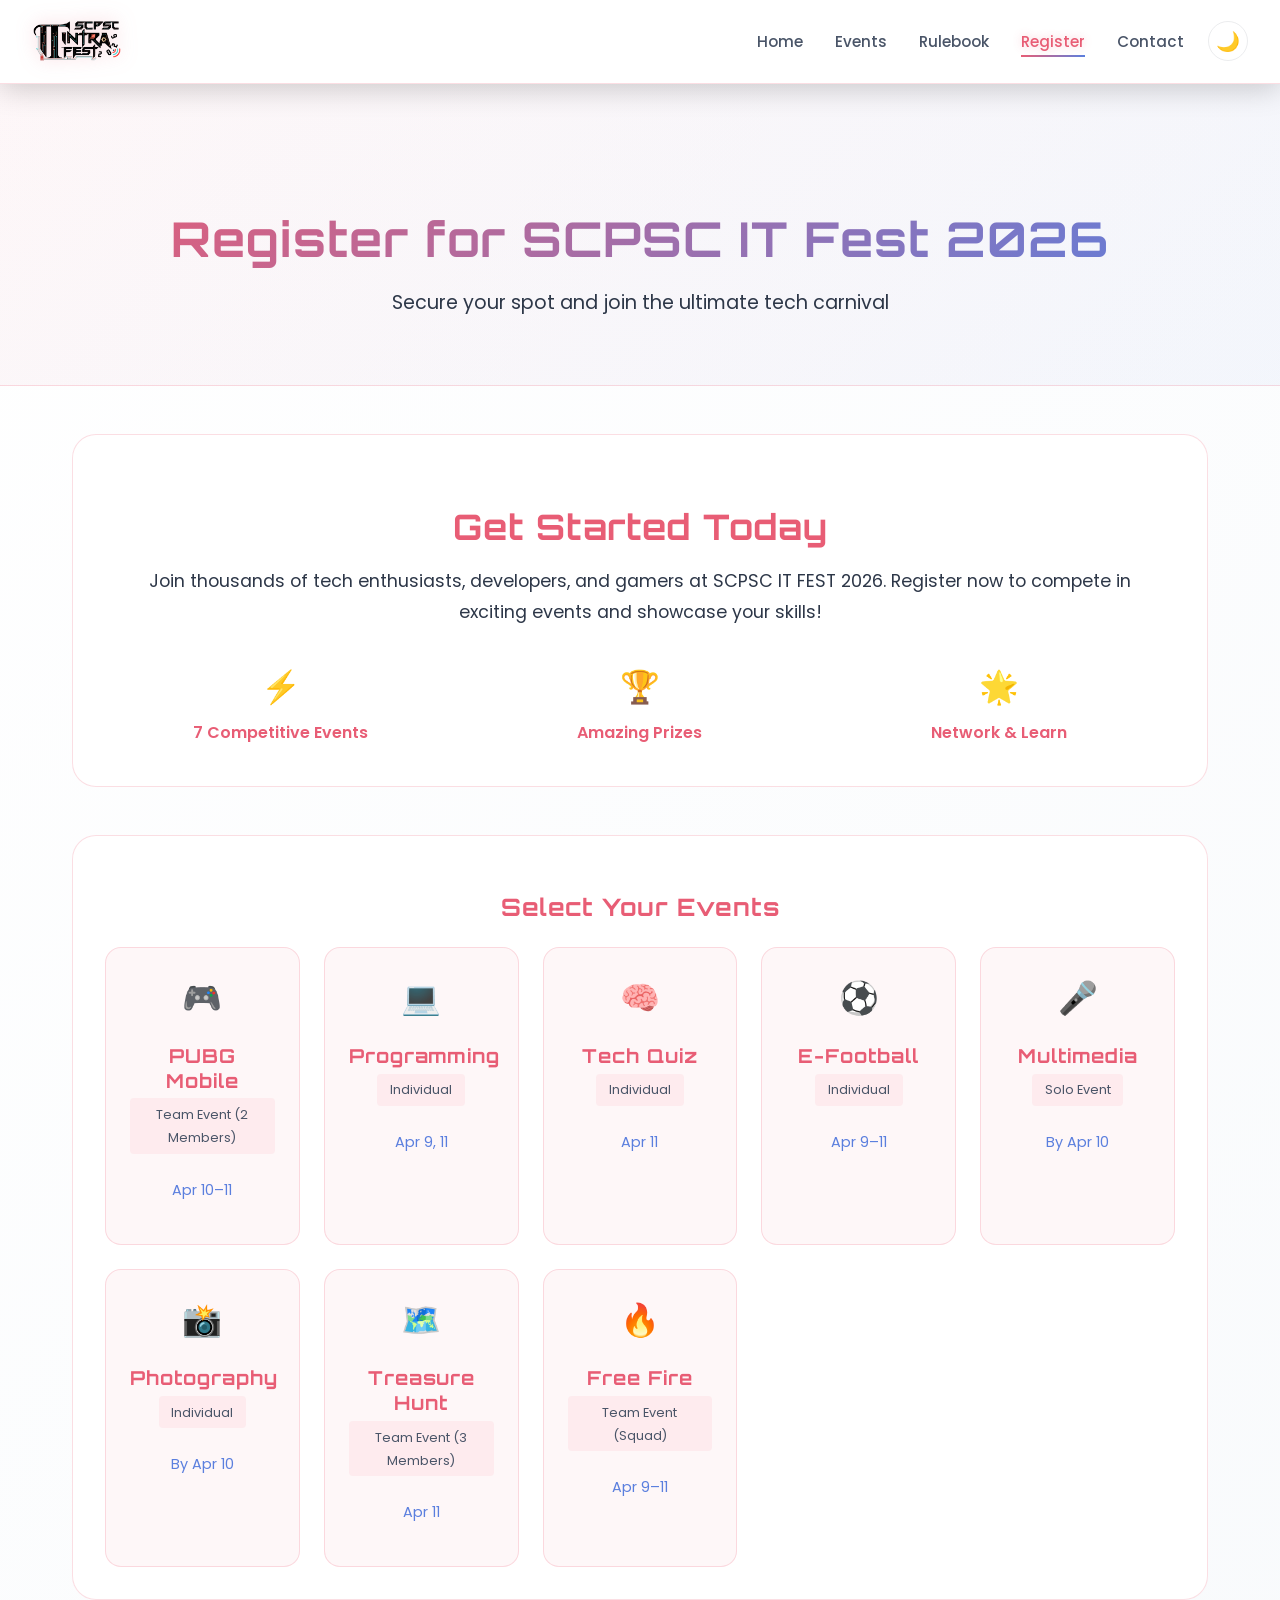
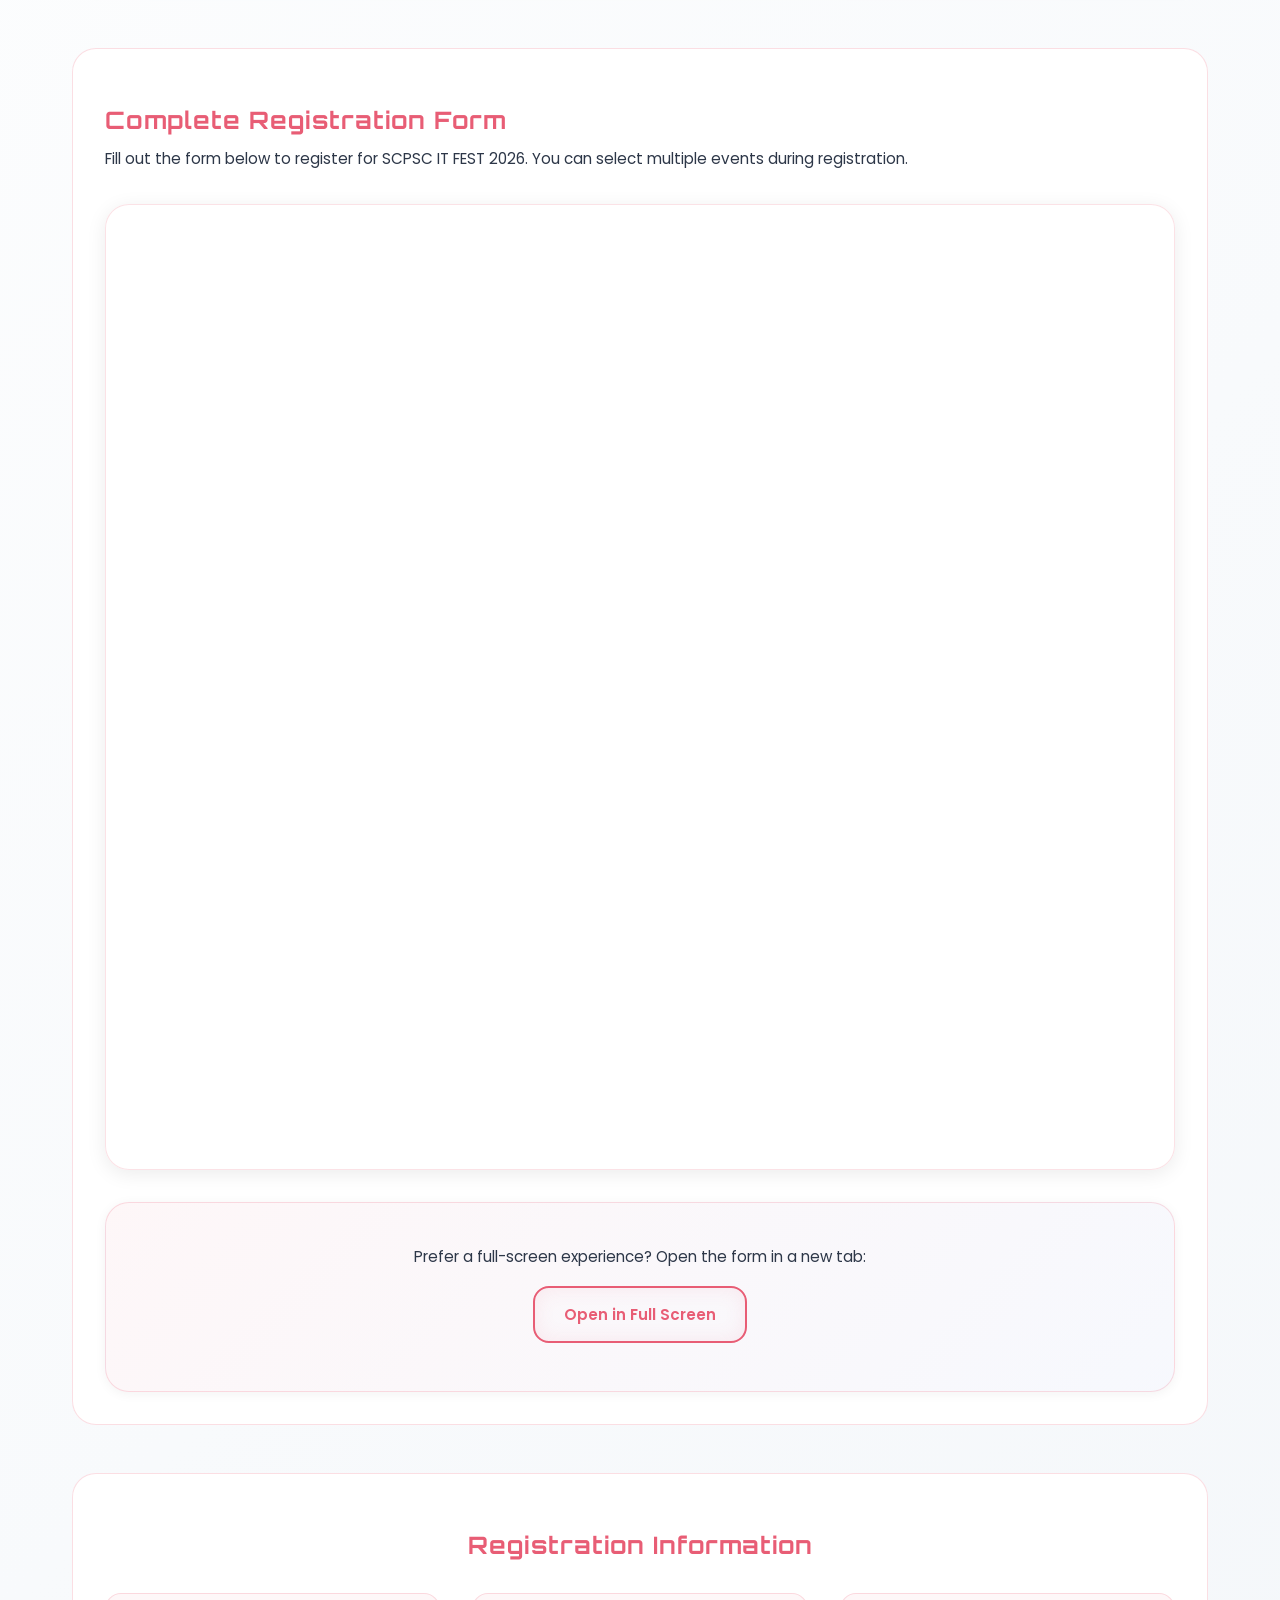
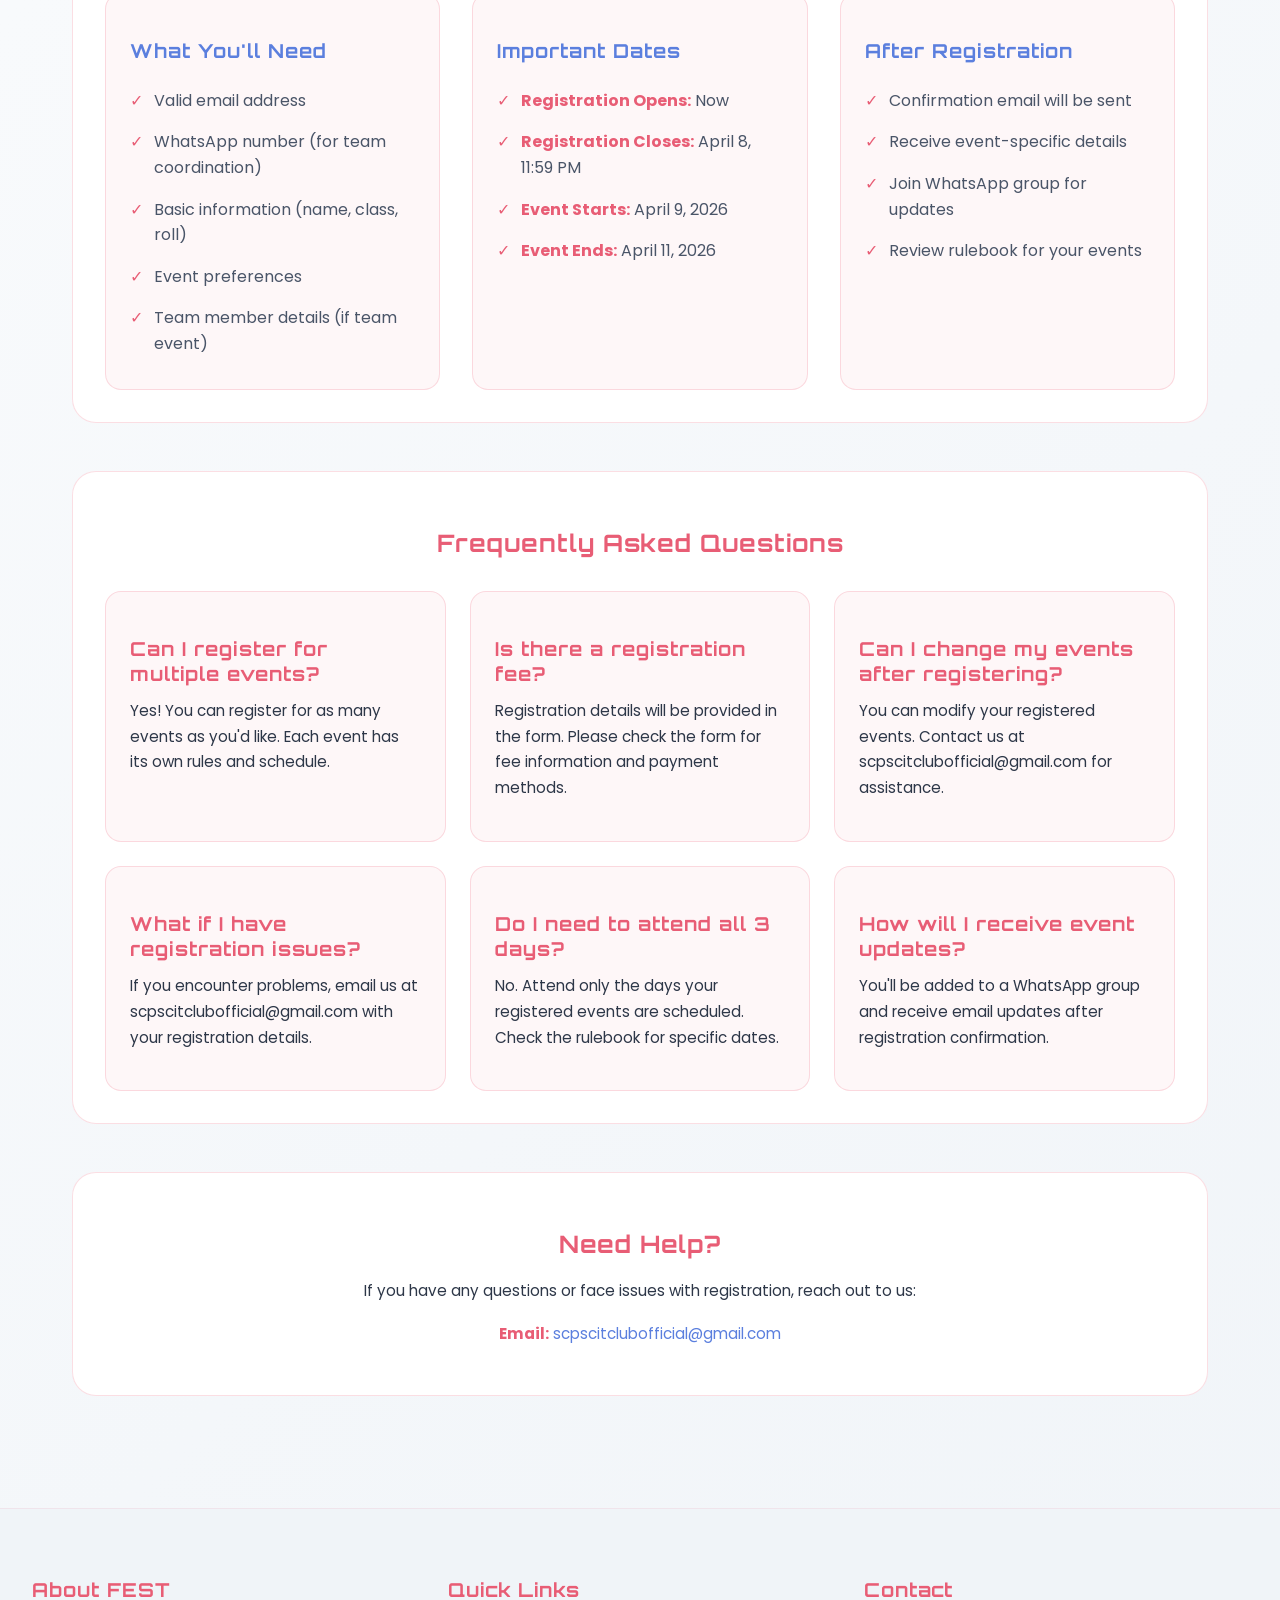
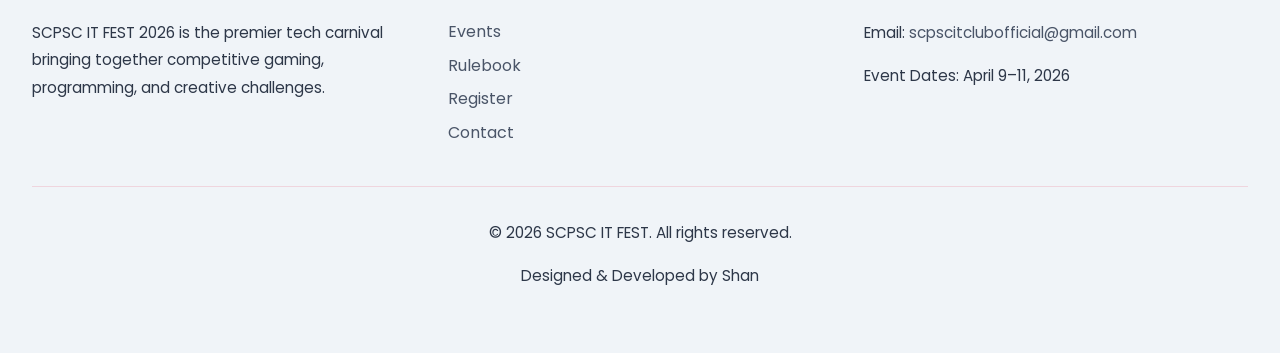
<file: register.html>
<!DOCTYPE html>
<html lang="en">
<head>
    <meta charset="UTF-8">
    <meta name="viewport" content="width=device-width, initial-scale=1.0">
    <title>Register - SCPSC IT FEST 2026</title>
    <link rel="icon" type="image/x-icon" href="festlogo.png">
    <link rel="preconnect" href="https://fonts.googleapis.com">
    <link rel="preconnect" href="https://fonts.gstatic.com" crossorigin>
    <link href="https://fonts.googleapis.com/css2?family=Orbitron:wght@400;700;900&family=Poppins:wght@300;400;500;600;700&display=swap" rel="stylesheet">
    <link rel="stylesheet" href="style-themes.css">
</head>
<body>
    <!-- Navigation Bar -->
    <nav class="navbar">
        <div class="nav-container">
            <a href="index.html" class="nav-logo-link" aria-label="Go to home page">
                <div class="nav-logo">
                    <img src="festlogo.png" alt="FEST 2026 Logo Dark" class="logo-img logo-dark">
                    <img src="logo2.png" alt="FEST 2026 Logo Light" class="logo-img logo-light">
                </div>
            </a>
            <ul class="nav-menu" id="navMenu">
                <li class="nav-item"><a href="index.html" class="nav-link">Home</a></li>
                <li class="nav-item"><a href="events.html" class="nav-link">Events</a></li>
                <li class="nav-item"><a href="rules.html" class="nav-link">Rulebook</a></li>
                <li class="nav-item"><a href="register.html" class="nav-link active">Register</a></li>
                <li class="nav-item"><a href="contact.html" class="nav-link">Contact</a></li>
            </ul>
            <button class="theme-toggle-btn" id="themeToggle" aria-label="Toggle theme">
                🌙
            </button>
            <div class="hamburger" id="hamburger">
                <span></span>
                <span></span>
                <span></span>
            </div>
        </div>
    </nav>

    <!-- Background Animation -->
    <div class="background-animation">
        <div class="glow-orb orb-1"></div>
        <div class="glow-orb orb-2"></div>
        <div class="glow-orb orb-3"></div>
    </div>

    <!-- Page Header -->
    <section class="page-header">
        <h1>Register for SCPSC IT Fest 2026</h1>
        <p>Secure your spot and join the ultimate tech carnival</p>
    </section>

    <!-- Register Section -->
    <section class="register-section">
        <div class="register-container">
            <!-- Introduction -->
            <div class="register-intro reveal-on-scroll">
                <h2>Get Started Today</h2>
                <p>
                    Join thousands of tech enthusiasts, developers, and gamers at SCPSC IT FEST 2026. 
                    Register now to compete in exciting events and showcase your skills!
                </p>
                <div class="highlight-features">
                    <div class="feature">
                        <span class="feature-icon">⚡</span>
                        <span>7 Competitive Events</span>
                    </div>
                    <div class="feature">
                        <span class="feature-icon">🏆</span>
                        <span>Amazing Prizes</span>
                    </div>
                    <div class="feature">
                        <span class="feature-icon">🌟</span>
                        <span>Network & Learn</span>
                    </div>
                </div>
            </div>

            <!-- Event Selection Cards -->
            <div class="event-selection reveal-on-scroll">
                <h3>Select Your Events</h3>
                <div class="event-selection-grid">
                    <div class="event-selection-card">
                        <div class="event-selection-icon">🎮</div>
                        <h4>PUBG Mobile</h4>
                        <p class="event-type">Team Event (2 Members)</p>
                        <p class="event-dates">Apr 10–11</p>
                    </div>
                    <div class="event-selection-card">
                        <div class="event-selection-icon">💻</div>
                        <h4>Programming</h4>
                        <p class="event-type">Individual</p>
                        <p class="event-dates">Apr 9, 11</p>
                    </div>
                    <div class="event-selection-card">
                        <div class="event-selection-icon">🧠</div>
                        <h4>Tech Quiz</h4>
                        <p class="event-type">Individual</p>
                        <p class="event-dates">Apr 11</p>
                    </div>
                    <div class="event-selection-card">
                        <div class="event-selection-icon">⚽</div>
                        <h4>E-Football</h4>
                        <p class="event-type">Individual</p>
                        <p class="event-dates">Apr 9–11</p>
                    </div>
                    <div class="event-selection-card">
                        <div class="event-selection-icon">🎤</div>
                        <h4>Multimedia</h4>
                        <p class="event-type">Solo Event</p>
                        <p class="event-dates">By Apr 10</p>
                    </div>
                    <div class="event-selection-card">
                        <div class="event-selection-icon">📸</div>
                        <h4>Photography</h4>
                        <p class="event-type">Individual</p>
                        <p class="event-dates">By Apr 10</p>
                    </div>
                    <div class="event-selection-card">
                        <div class="event-selection-icon">🗺️</div>
                        <h4>Treasure Hunt</h4>
                        <p class="event-type">Team Event (3 Members)</p>
                        <p class="event-dates">Apr 11</p>
                    </div>
                    <div class="event-selection-card">
                        <div class="event-selection-icon">🔥</div>
                        <h4>Free Fire</h4>
                        <p class="event-type">Team Event (Squad)</p>
                        <p class="event-dates">Apr 9–11</p>
                    </div>
                </div>
            </div>

            <!-- Google Form Embed -->
            <div class="form-container reveal-on-scroll">
                <h3>Complete Registration Form</h3>
                <p class="form-description">
                    Fill out the form below to register for SCPSC IT FEST 2026. 
                    You can select multiple events during registration.
                </p>
                
                <!-- Glass Container for Premium Form Embed -->
                <div class="glass-form-container premium-form">
                    <iframe 
                        src="https://docs.google.com/forms/d/1ZP6au1nwjzUR24tK9_2GN7AHHxuCObBS9CKNnqwDftk/viewform?embedded=true" 
                        width="100%" 
                        height="900" 
                        frameborder="0" 
                        marginheight="0" 
                        marginwidth="0" 
                        loading="lazy"
                        title="SCPSC IT FEST 2026 Registration Form"
                    >
                        Loading…
                    </iframe>
                </div>

                <!-- Premium Fallback Button -->
                <div class="form-fallback premium-fallback">
                    <p>Prefer a full-screen experience? Open the form in a new tab:</p>
                    <a href="https://docs.google.com/forms/d/1ZP6au1nwjzUR24tK9_2GN7AHHxuCObBS9CKNnqwDftk/viewform?usp=sf_link" target="_blank" class="btn btn-secondary">
                        Open in Full Screen
                    </a>
                </div>
            </div>

            <!-- Registration Info -->
            <div class="registration-info reveal-on-scroll">
                <h3>Registration Information</h3>
                <div class="info-grid">
                    <div class="info-card">
                        <h4>What You'll Need</h4>
                        <ul>
                            <li>Valid email address</li>
                            <li>WhatsApp number (for team coordination)</li>
                            <li>Basic information (name, class, roll)</li>
                            <li>Event preferences</li>
                            <li>Team member details (if team event)</li>
                        </ul>
                    </div>
                    <div class="info-card">
                        <h4>Important Dates</h4>
                        <ul>
                            <li><strong>Registration Opens:</strong> Now</li>
                            <li><strong>Registration Closes:</strong> April 8, 11:59 PM</li>
                            <li><strong>Event Starts:</strong> April 9, 2026</li>
                            <li><strong>Event Ends:</strong> April 11, 2026</li>
                        </ul>
                    </div>
                    <div class="info-card">
                        <h4>After Registration</h4>
                        <ul>
                            <li>Confirmation email will be sent</li>
                            <li>Receive event-specific details</li>
                            <li>Join WhatsApp group for updates</li>
                            <li>Review rulebook for your events</li>
                        </ul>
                    </div>
                </div>
            </div>

            <!-- FAQ Section -->
            <div class="faq-section reveal-on-scroll">
                <h3>Frequently Asked Questions</h3>
                <div class="faq-grid">
                    <div class="faq-item">
                        <h4>Can I register for multiple events?</h4>
                        <p>Yes! You can register for as many events as you'd like. Each event has its own rules and schedule.</p>
                    </div>
                    <div class="faq-item">
                        <h4>Is there a registration fee?</h4>
                        <p>Registration details will be provided in the form. Please check the form for fee information and payment methods.</p>
                    </div>
                    <div class="faq-item">
                        <h4>Can I change my events after registering?</h4>
                        <p>You can modify your registered events. Contact us at scpscitclubofficial@gmail.com for assistance.</p>
                    </div>
                    <div class="faq-item">
                        <h4>What if I have registration issues?</h4>
                        <p>If you encounter problems, email us at scpscitclubofficial@gmail.com with your registration details.</p>
                    </div>
                    <div class="faq-item">
                        <h4>Do I need to attend all 3 days?</h4>
                        <p>No. Attend only the days your registered events are scheduled. Check the rulebook for specific dates.</p>
                    </div>
                    <div class="faq-item">
                        <h4>How will I receive event updates?</h4>
                        <p>You'll be added to a WhatsApp group and receive email updates after registration confirmation.</p>
                    </div>
                </div>
            </div>

            <!-- Contact Info -->
            <div class="contact-info-register reveal-on-scroll">
                <h3>Need Help?</h3>
                <p>If you have any questions or face issues with registration, reach out to us:</p>
                <div class="contact-details">
                    <p>
                        <strong>Email:</strong> 
                        <a href="mailto:scpscitclubofficial@gmail.com">scpscitclubofficial@gmail.com</a>
                    </p>
                </div>
            </div>
        </div>
    </section>

    <!-- Footer -->
    <footer class="footer">
        <div class="footer-content">
            <div class="footer-section">
                <h4>About FEST</h4>
                <p>SCPSC IT FEST 2026 is the premier tech carnival bringing together competitive gaming, programming, and creative challenges.</p>
            </div>
            <div class="footer-section">
                <h4>Quick Links</h4>
                <ul>
                    <li><a href="events.html">Events</a></li>
                    <li><a href="rules.html">Rulebook</a></li>
                    <li><a href="register.html">Register</a></li>
                    <li><a href="contact.html">Contact</a></li>
                </ul>
            </div>
            <div class="footer-section">
                <h4>Contact</h4>
                <p>Email: <a href="mailto:scpscitclubofficial@gmail.com">scpscitclubofficial@gmail.com</a></p>
                <p>Event Dates: April 9–11, 2026</p>
            </div>
        </div>
        <div class="footer-bottom">
            <p>&copy; 2026 SCPSC IT FEST. All rights reserved.</p>
            <p>Designed & Developed by Shan</p>
        </div>
    </footer>

    <script src="script.js"></script>
</body>
</html>
</file>
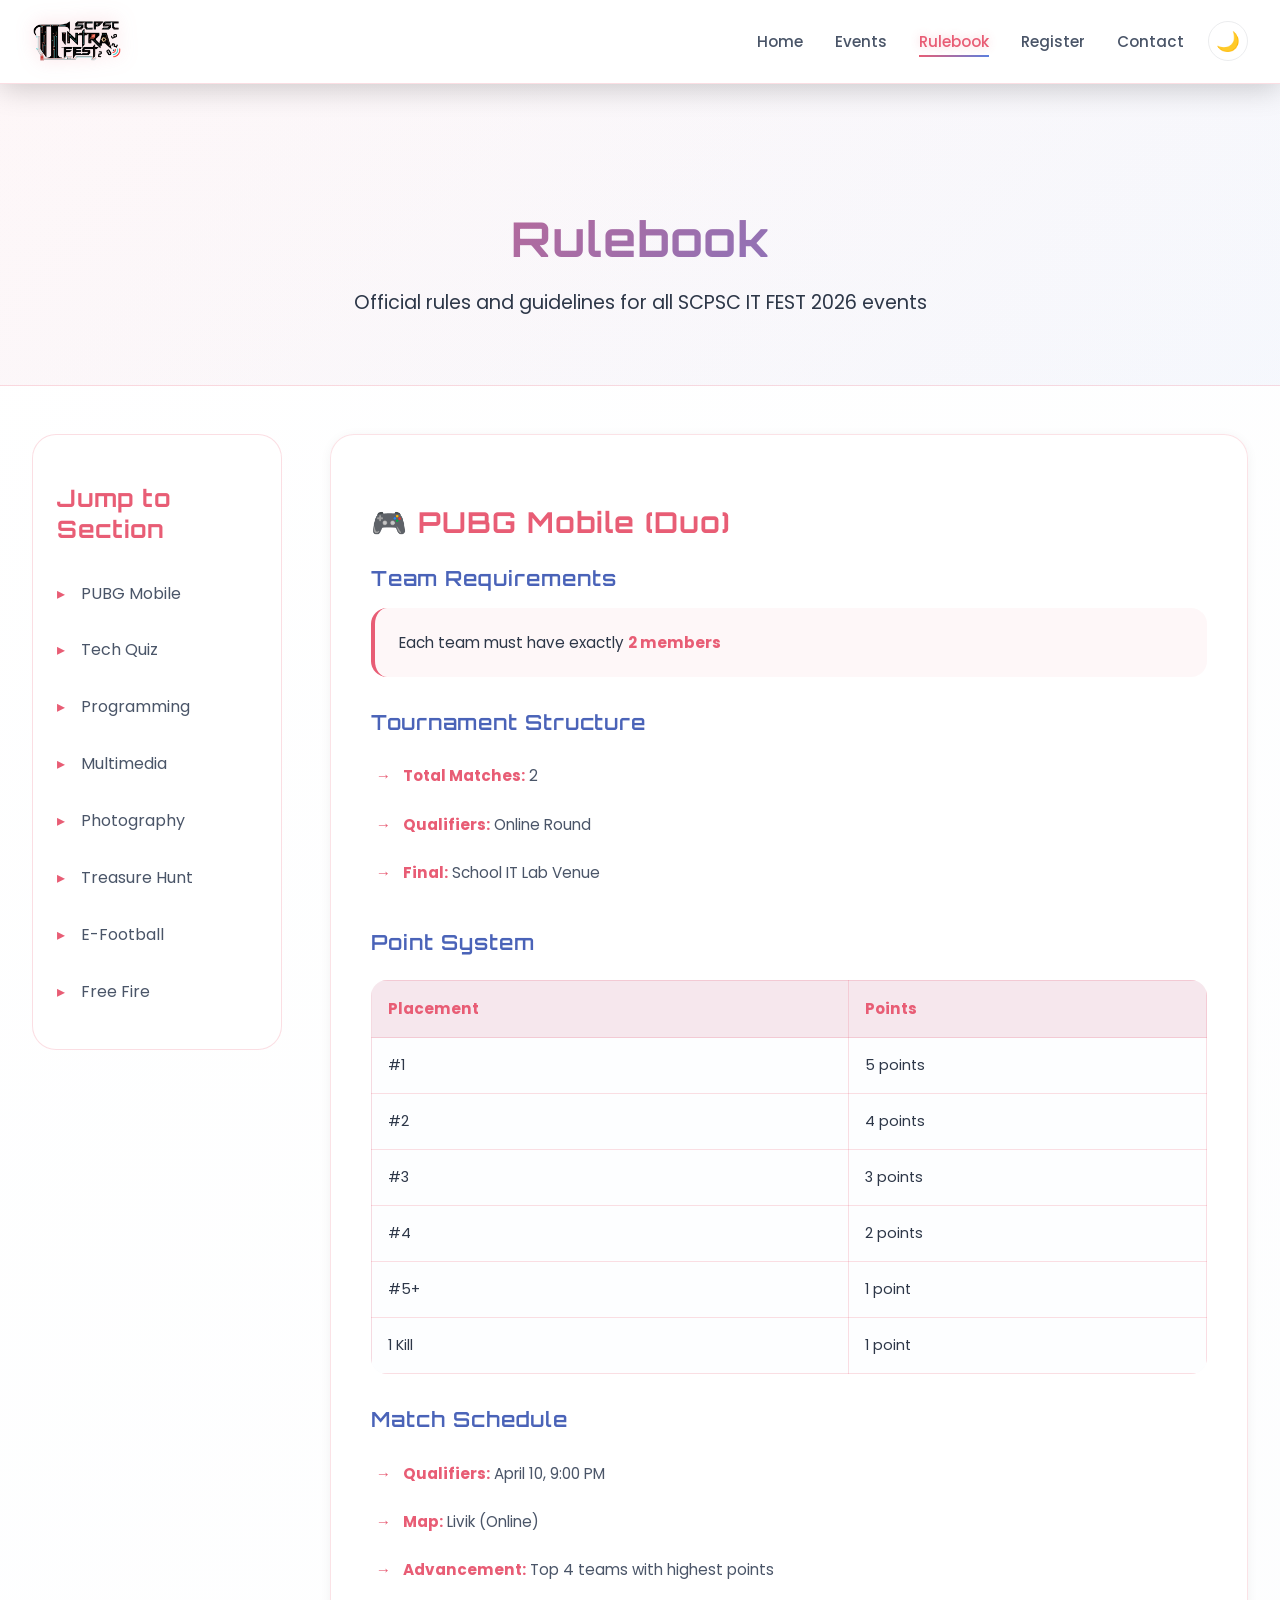
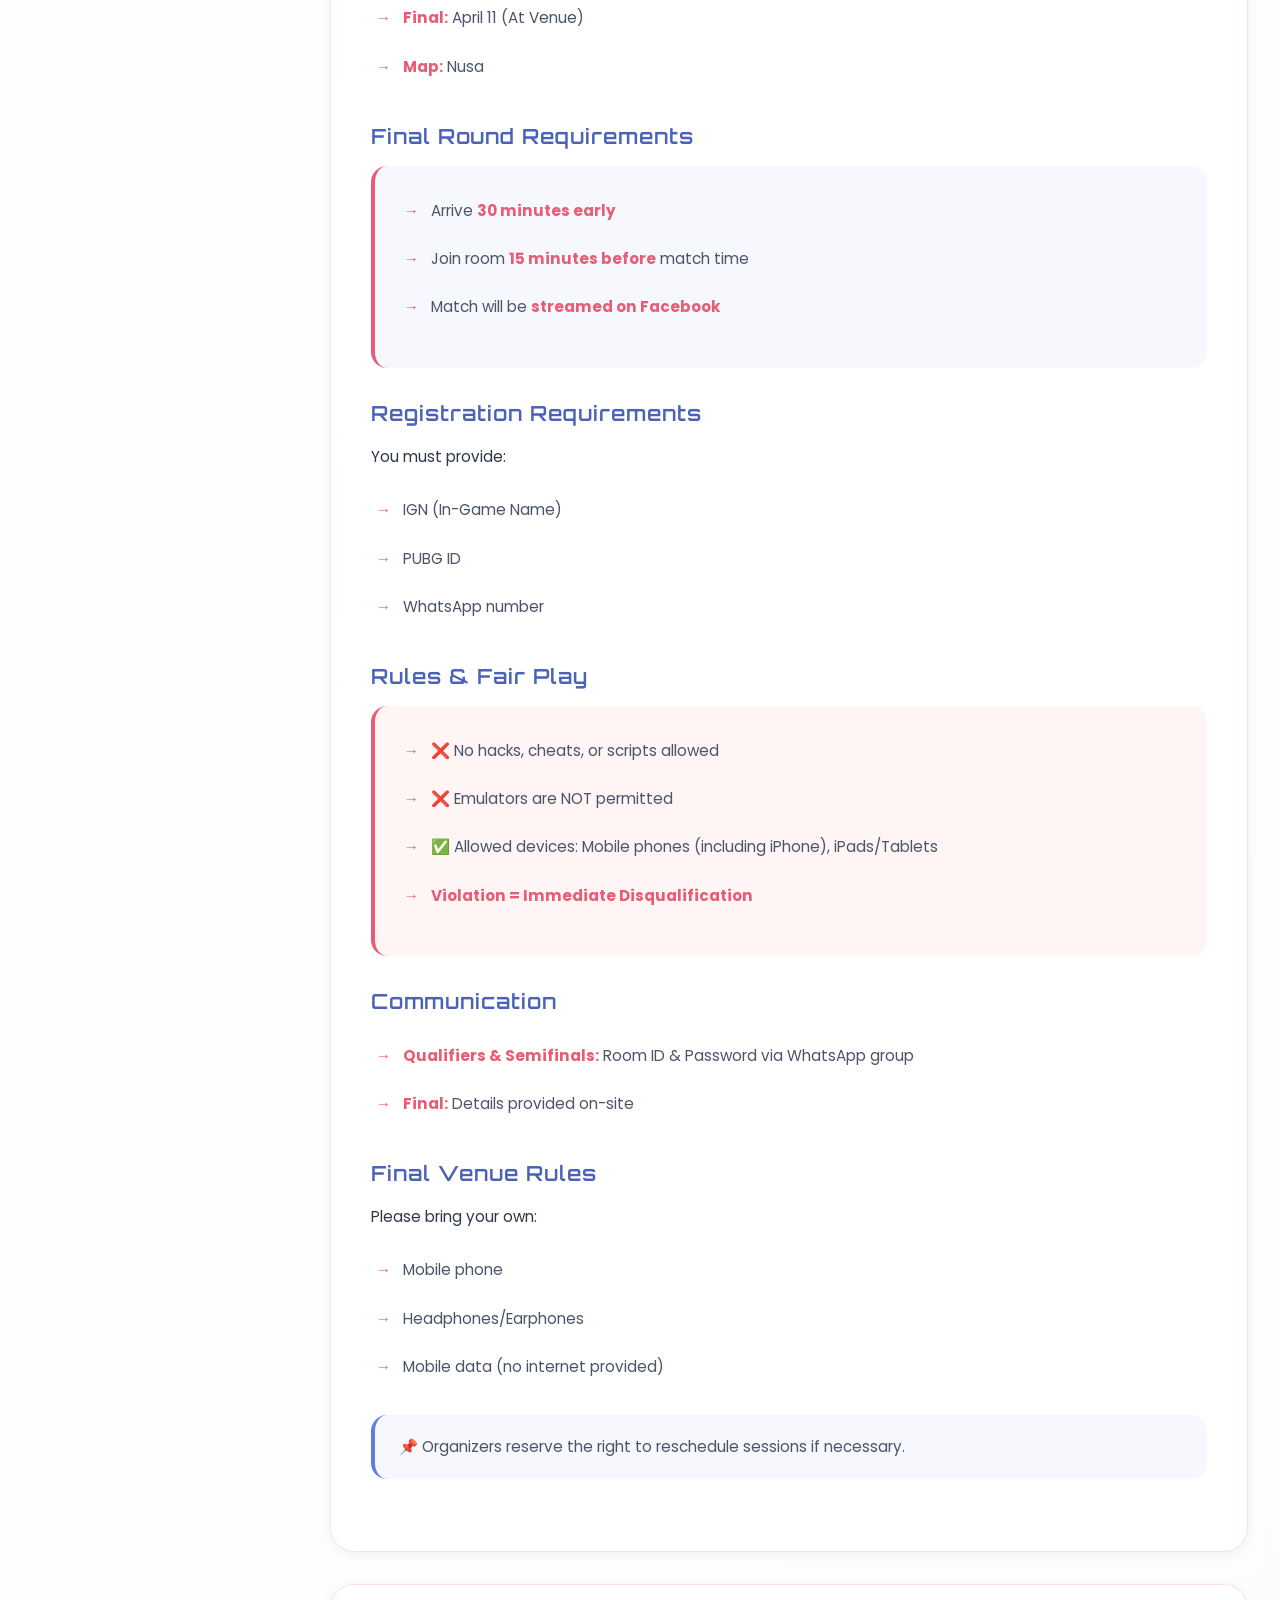
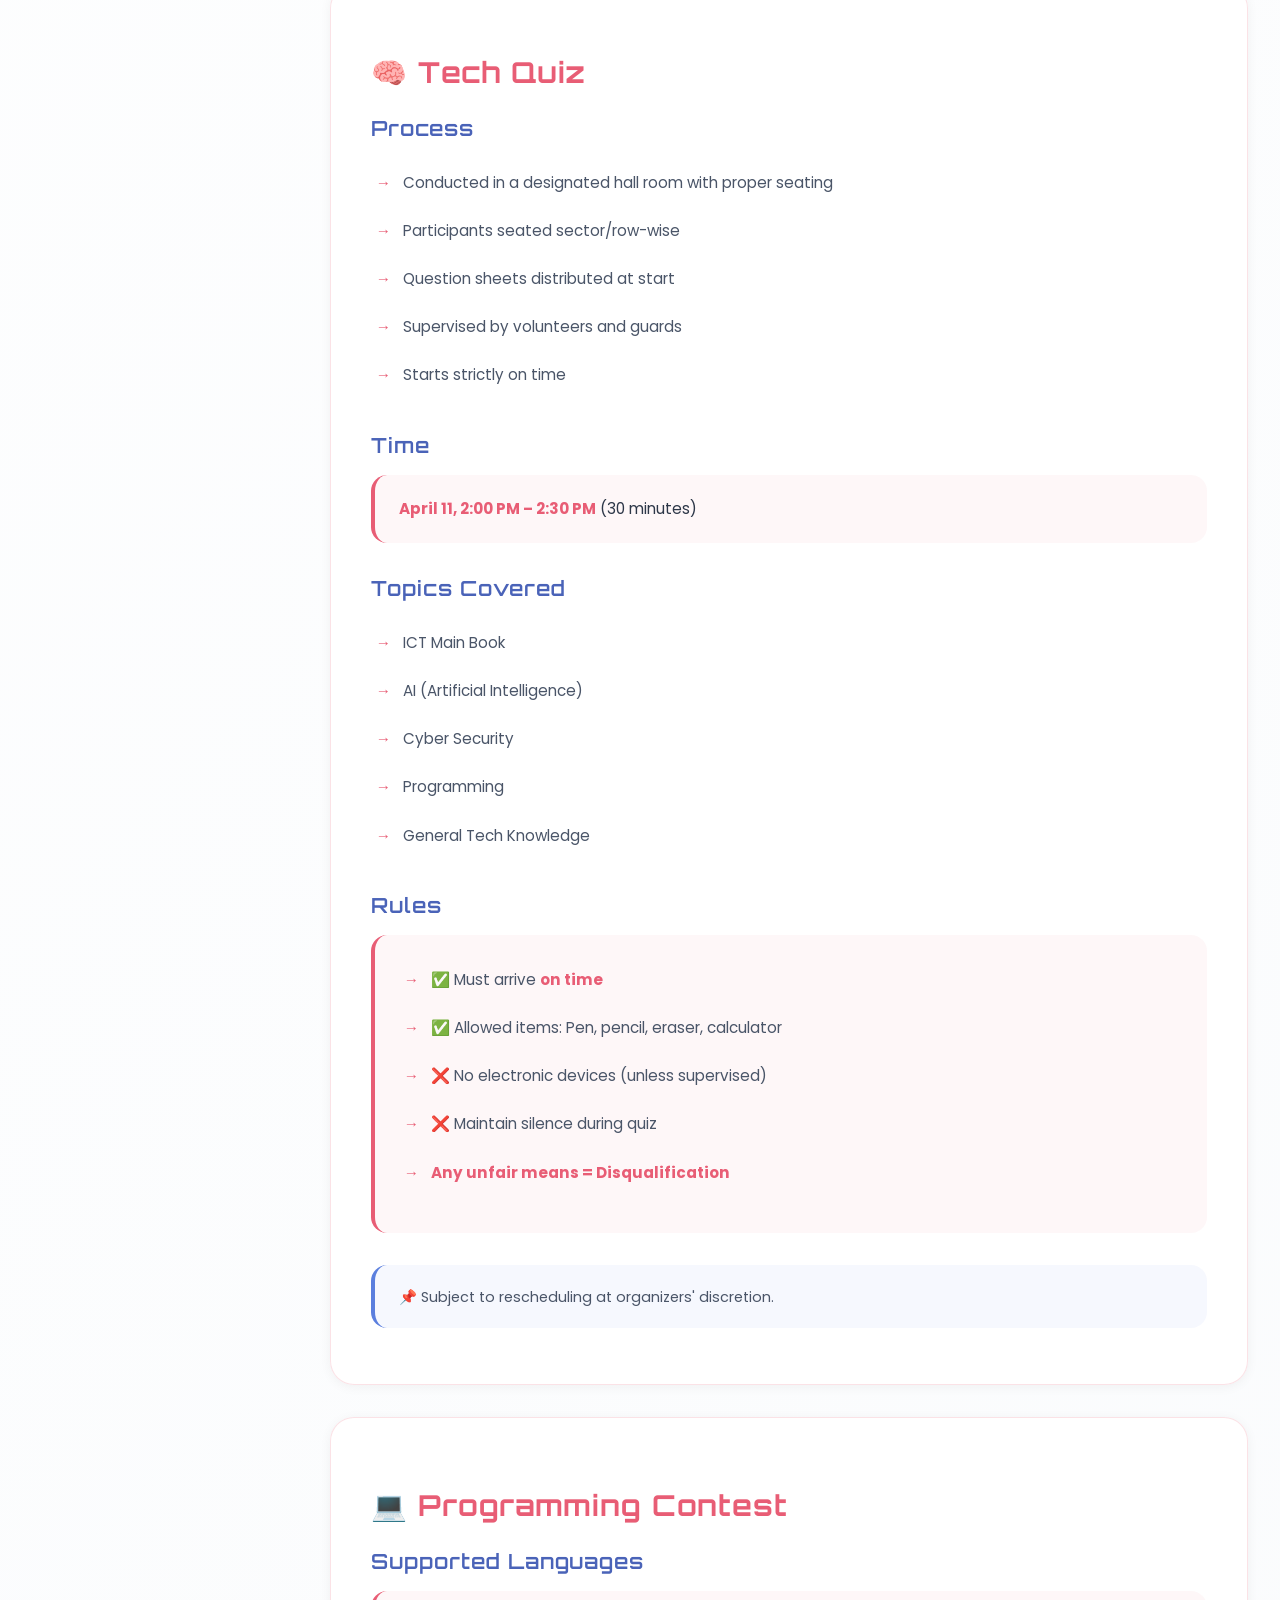
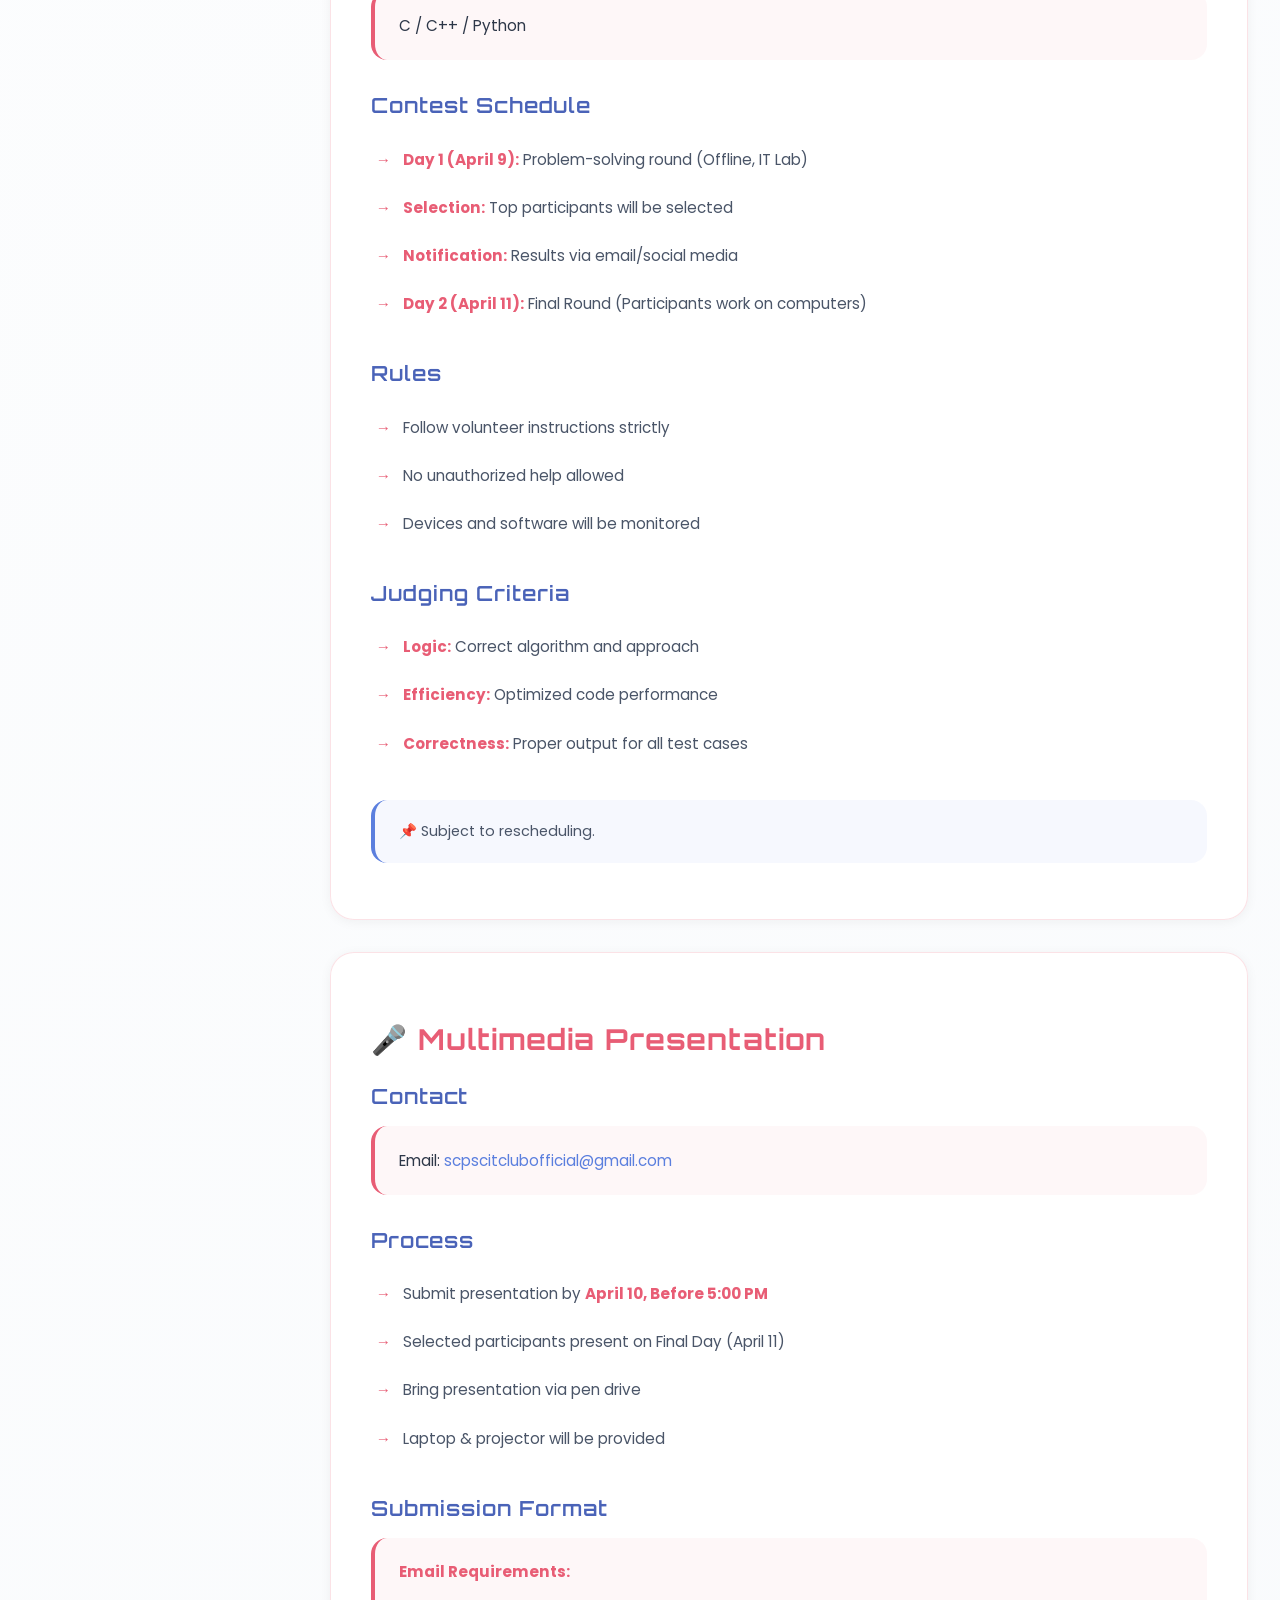
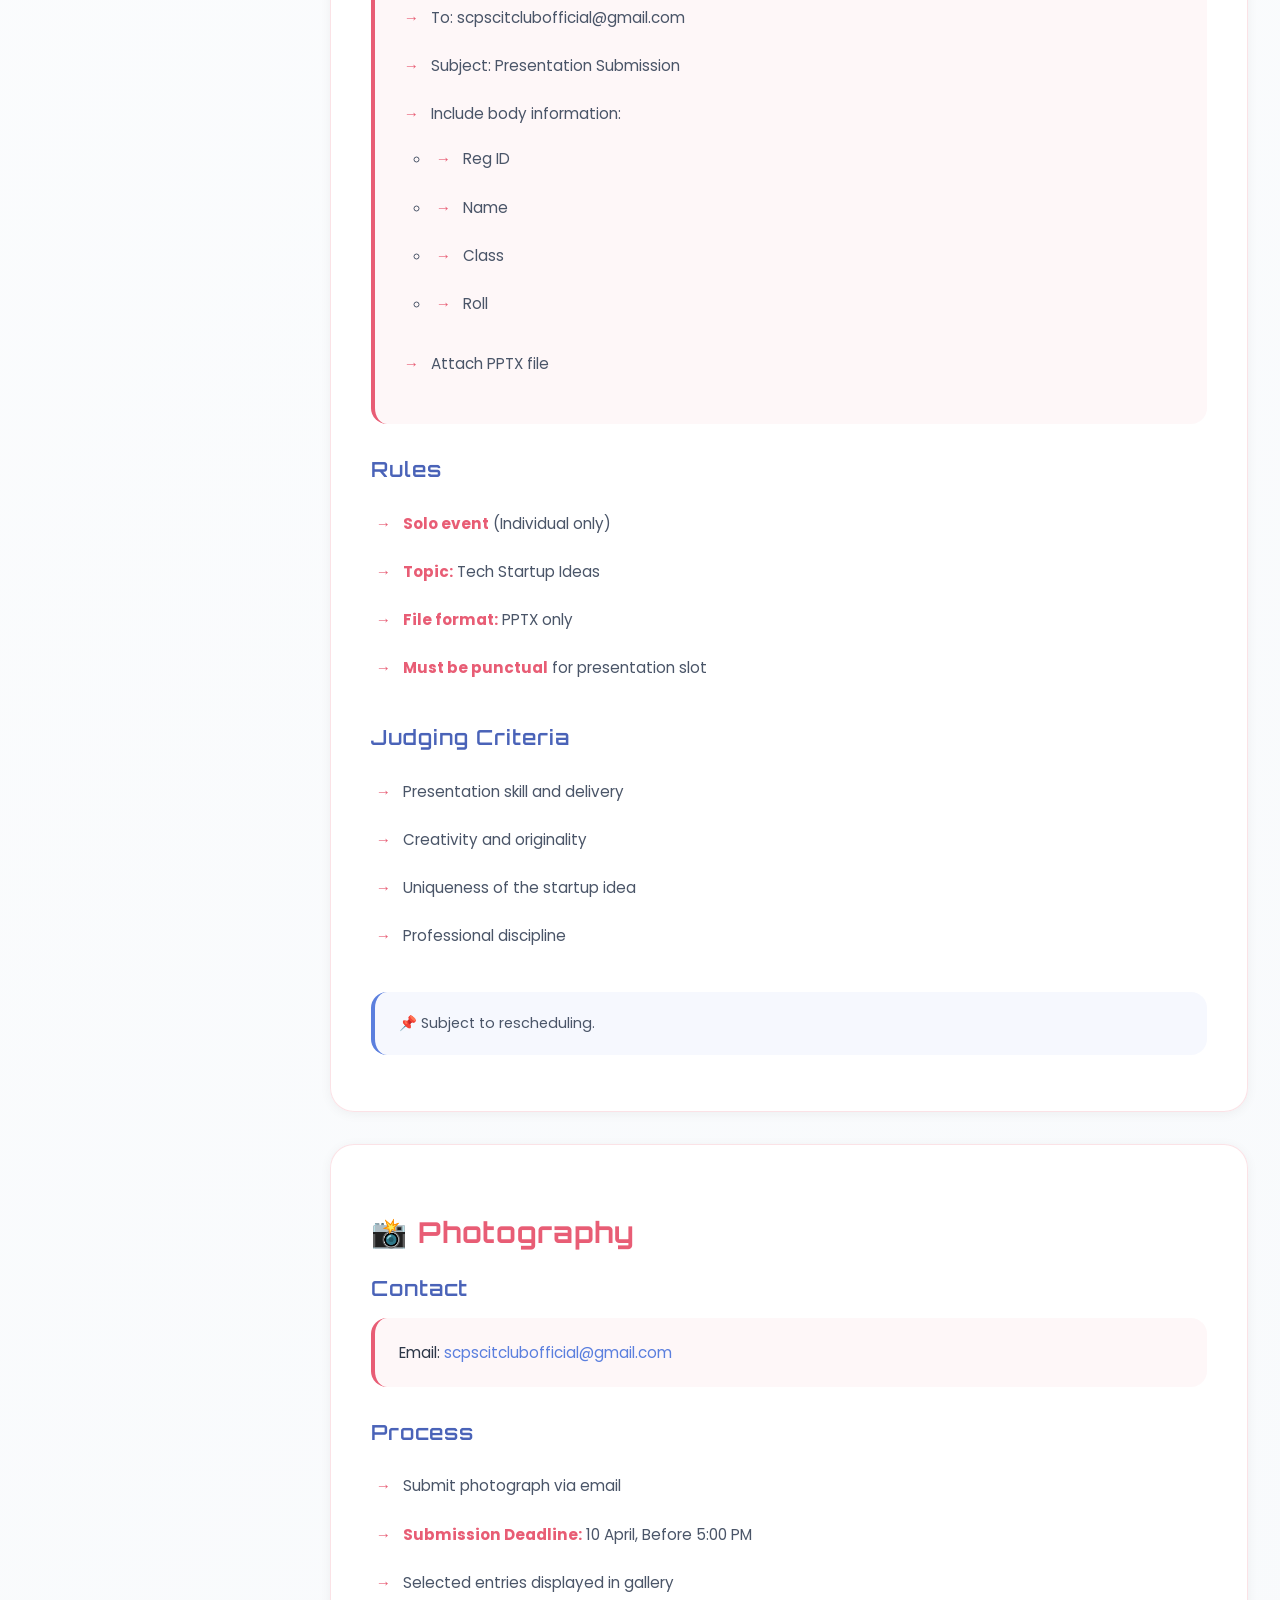
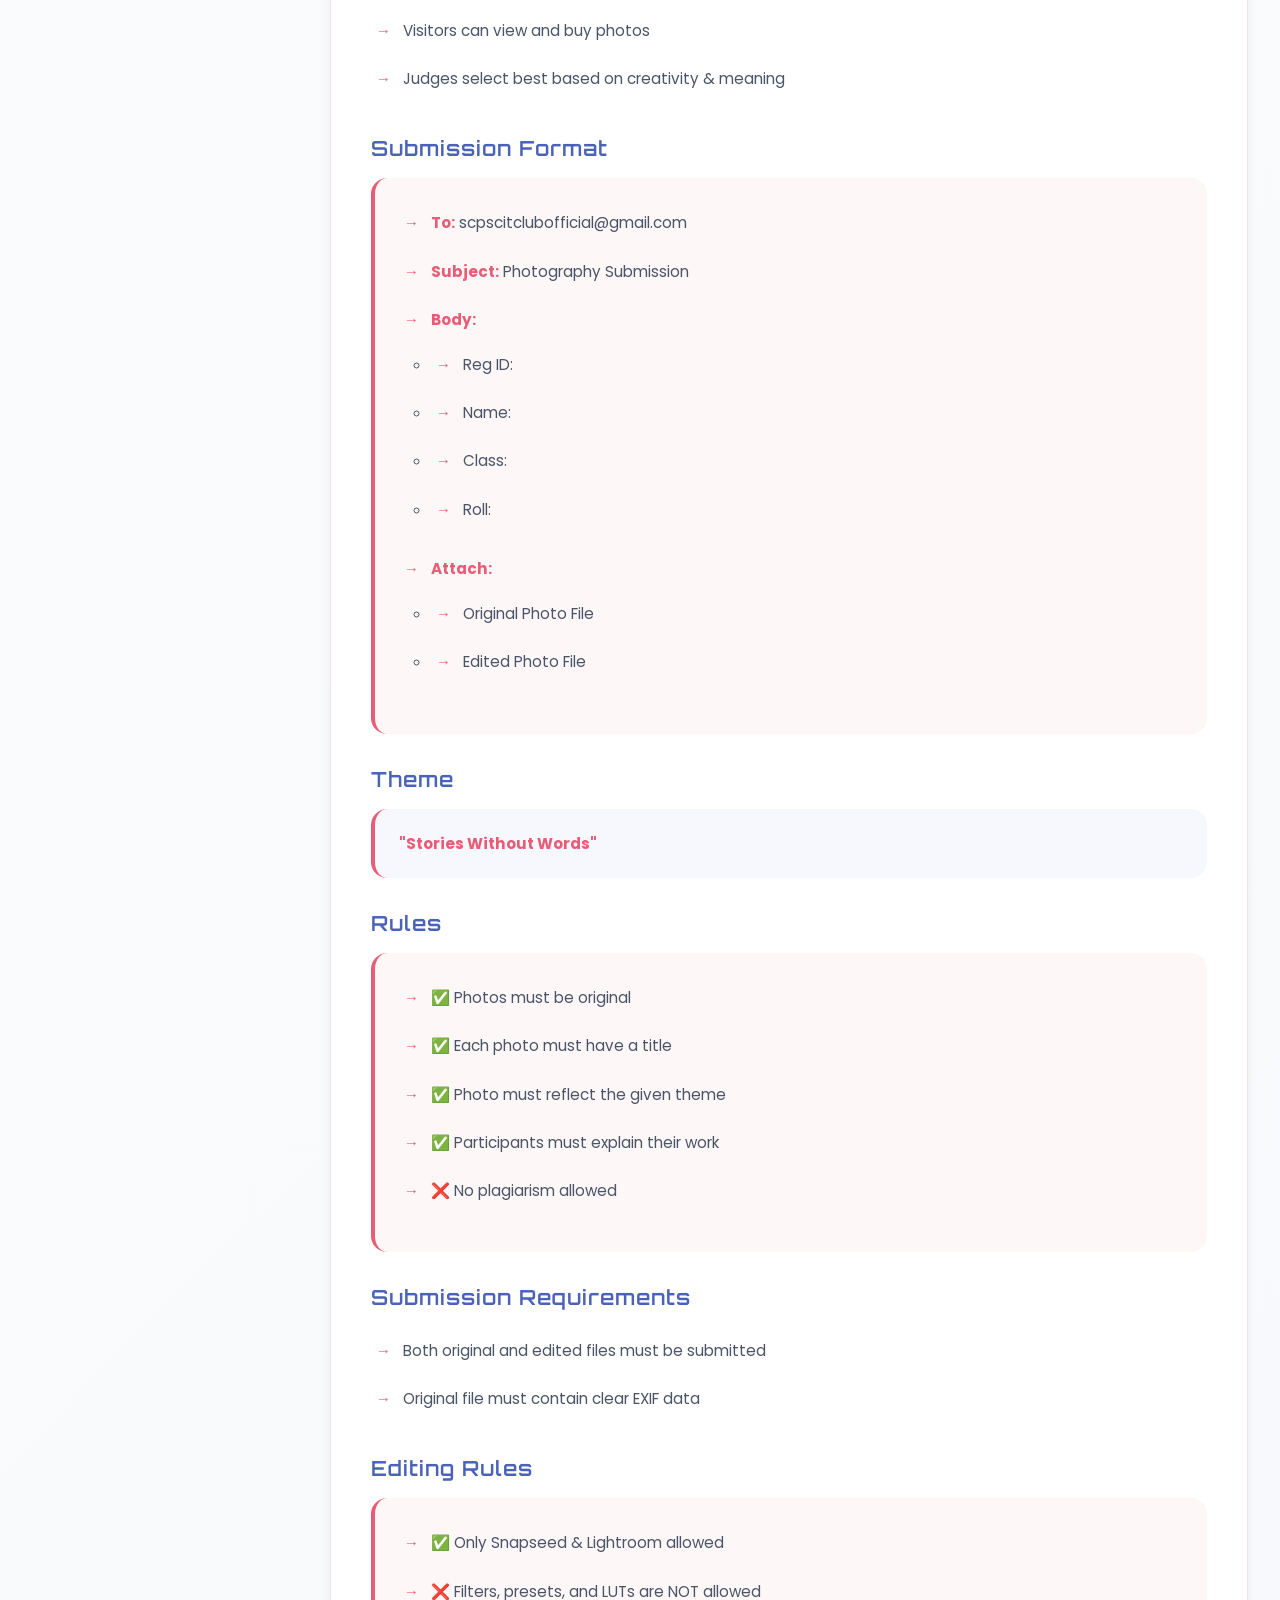
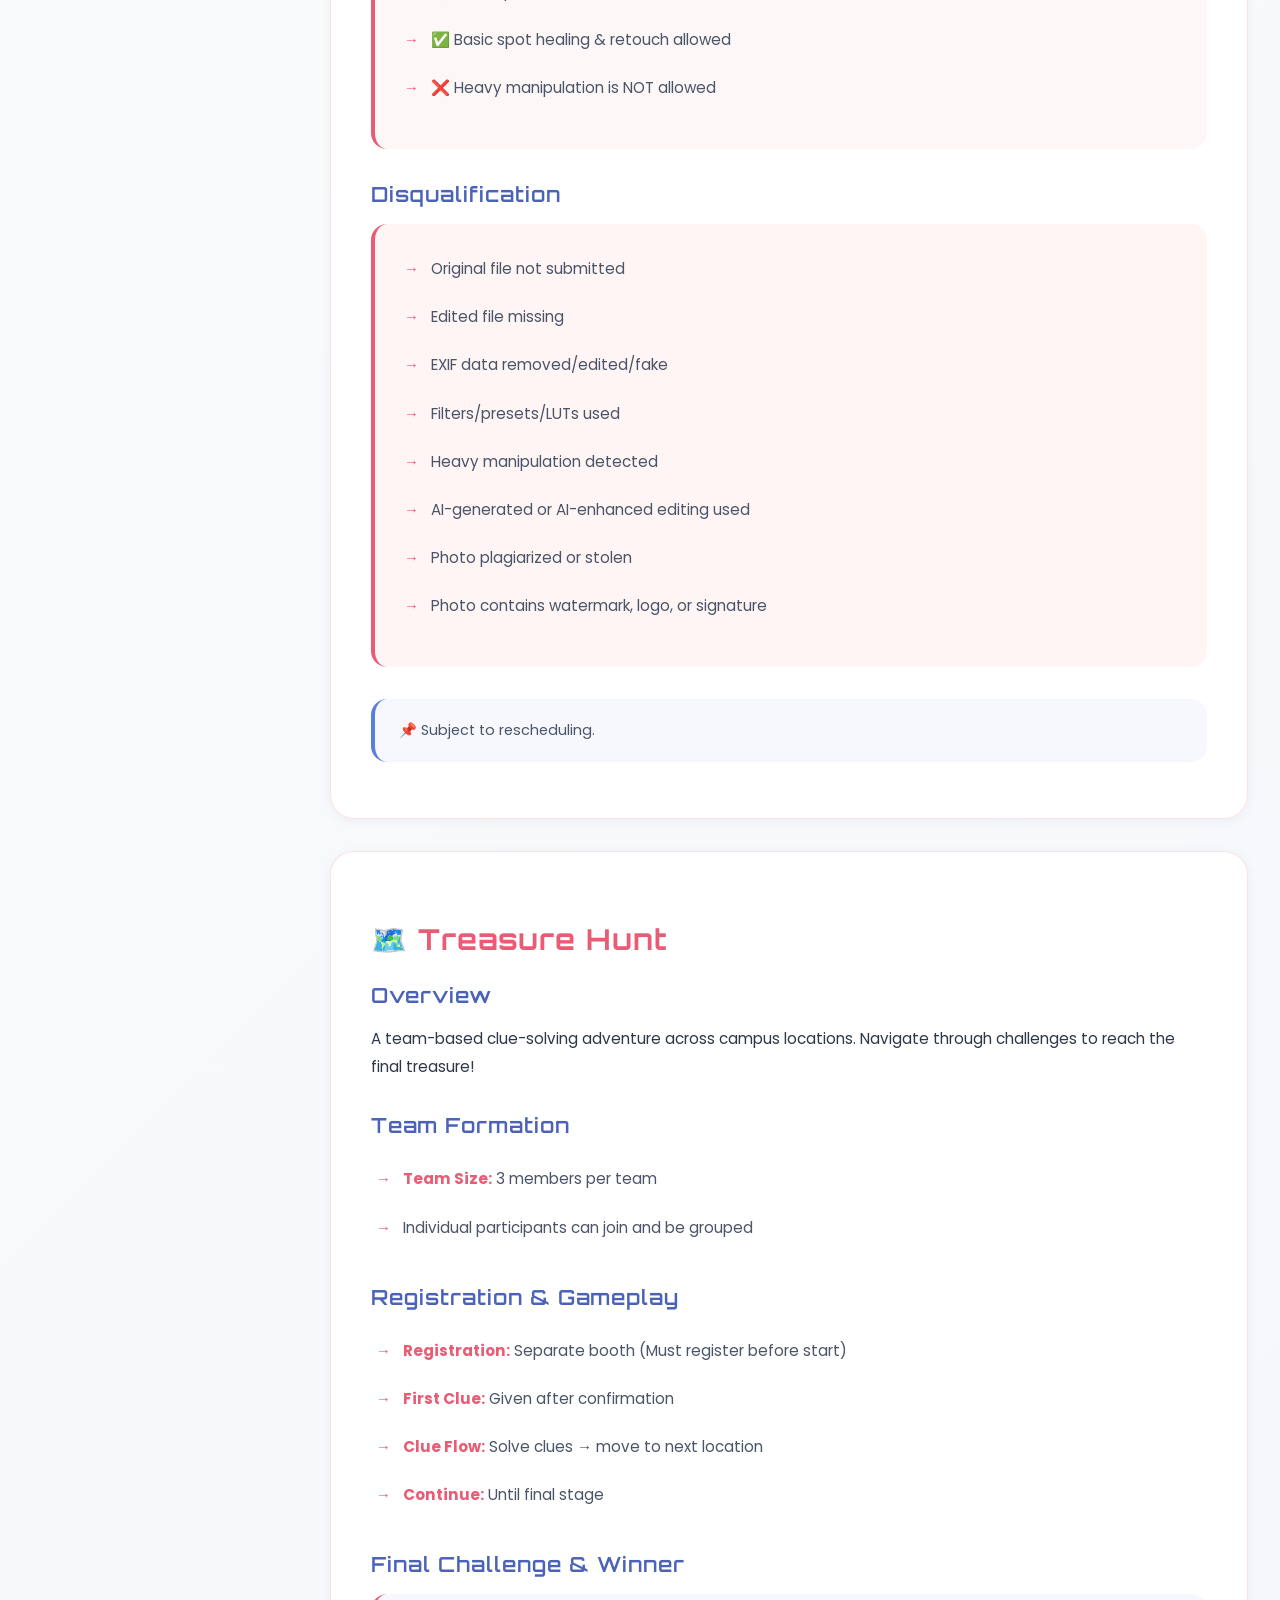
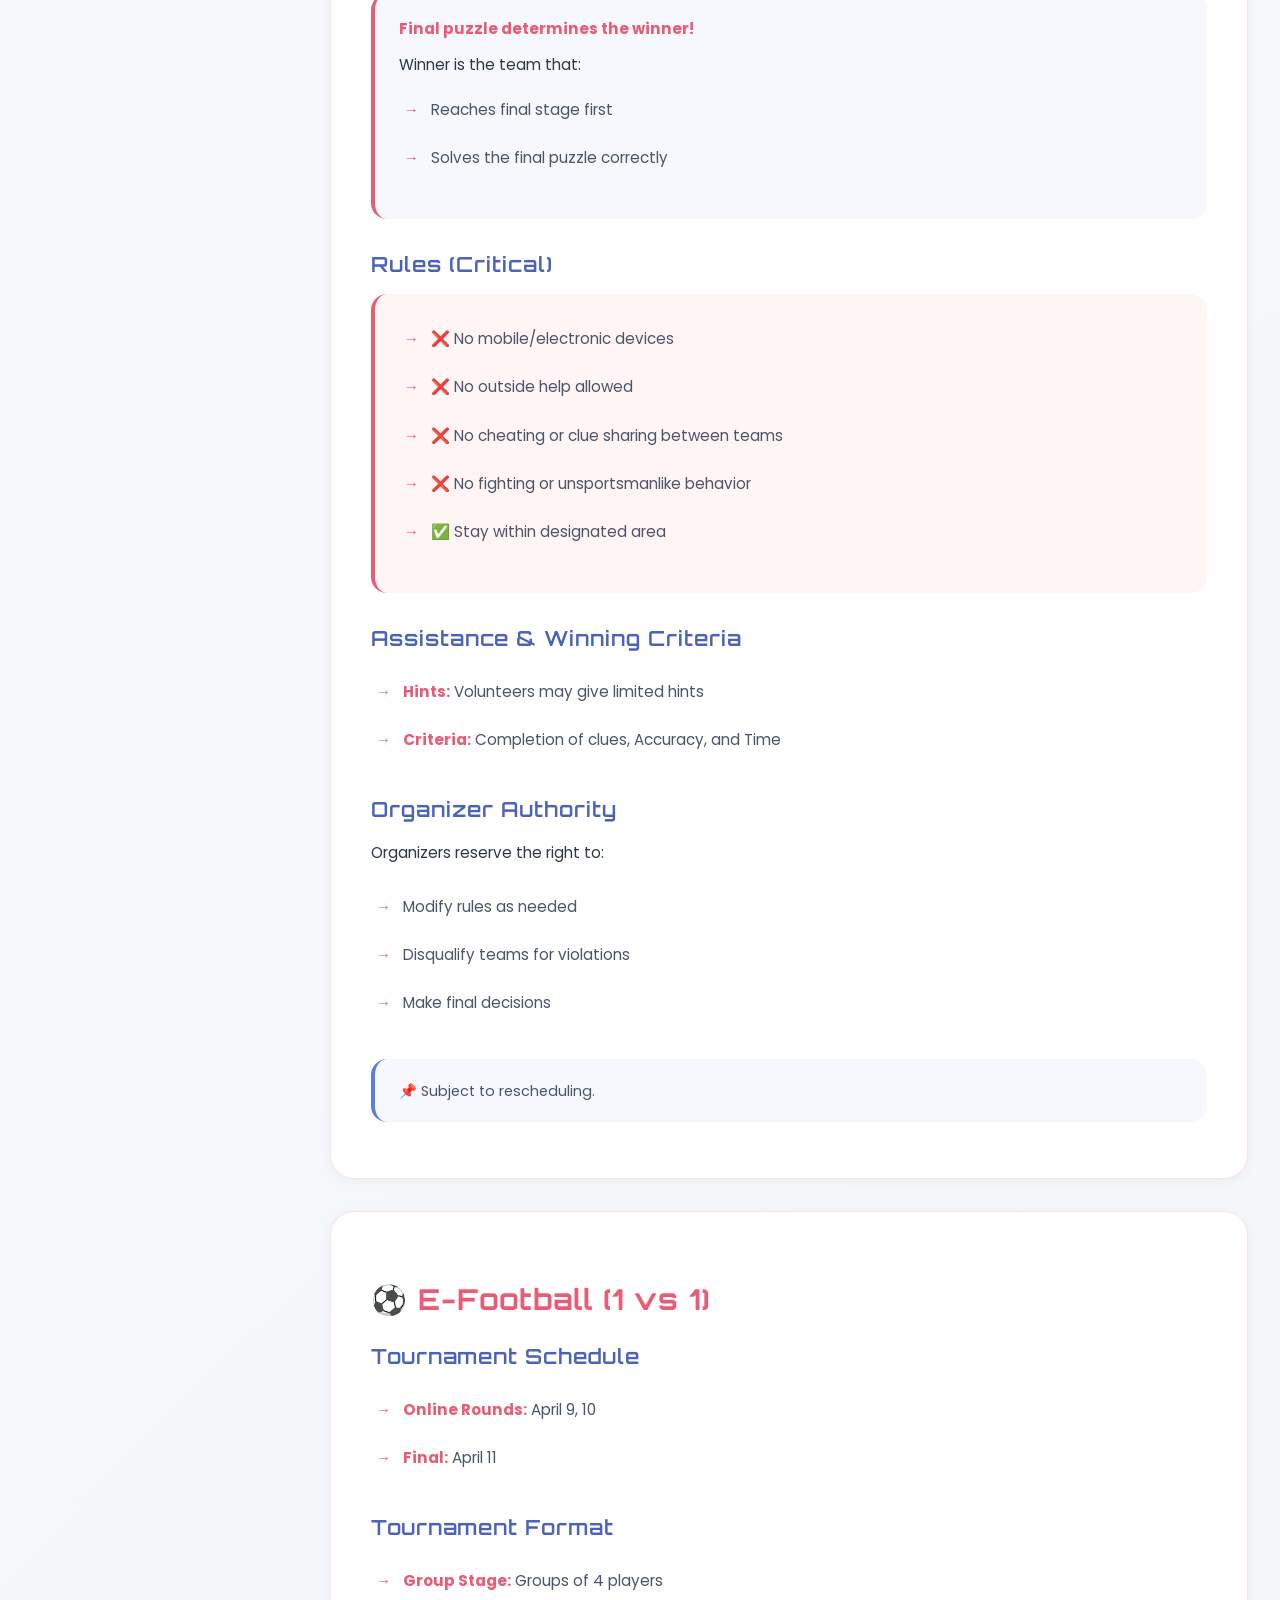
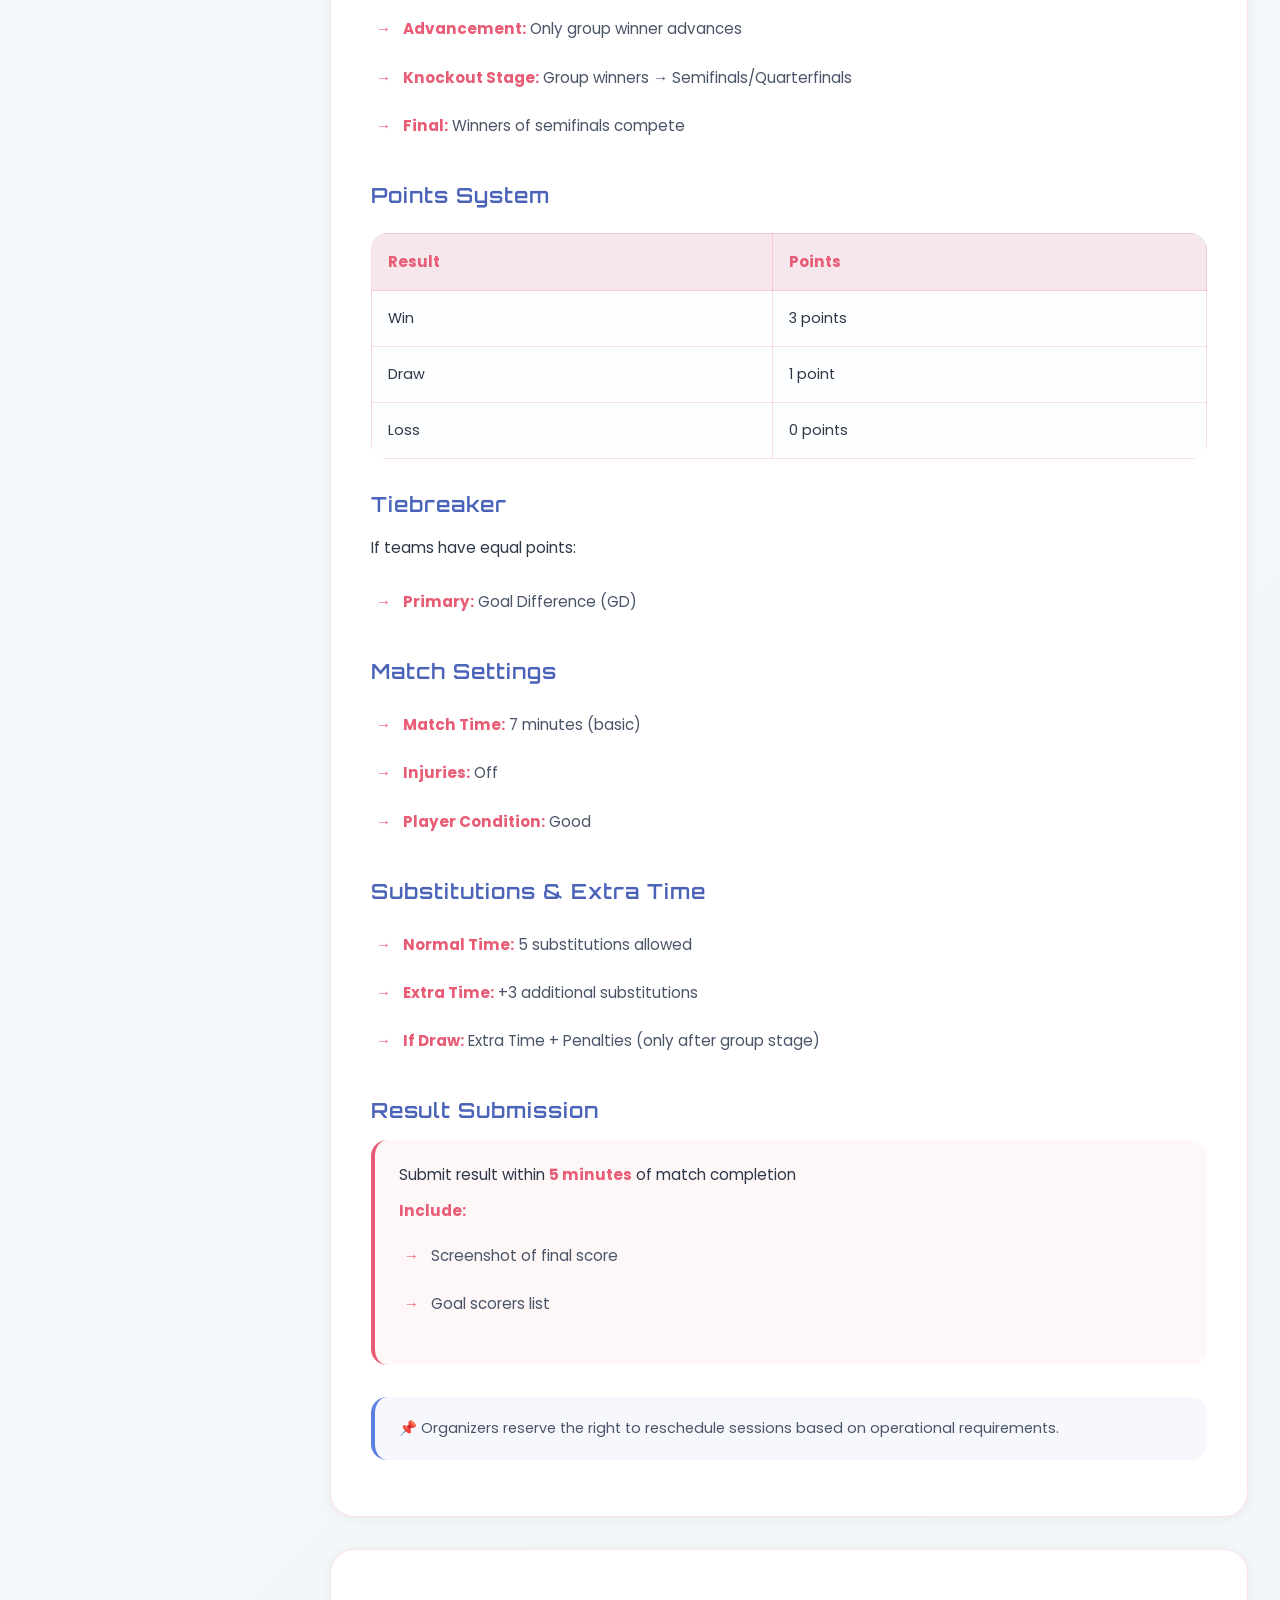
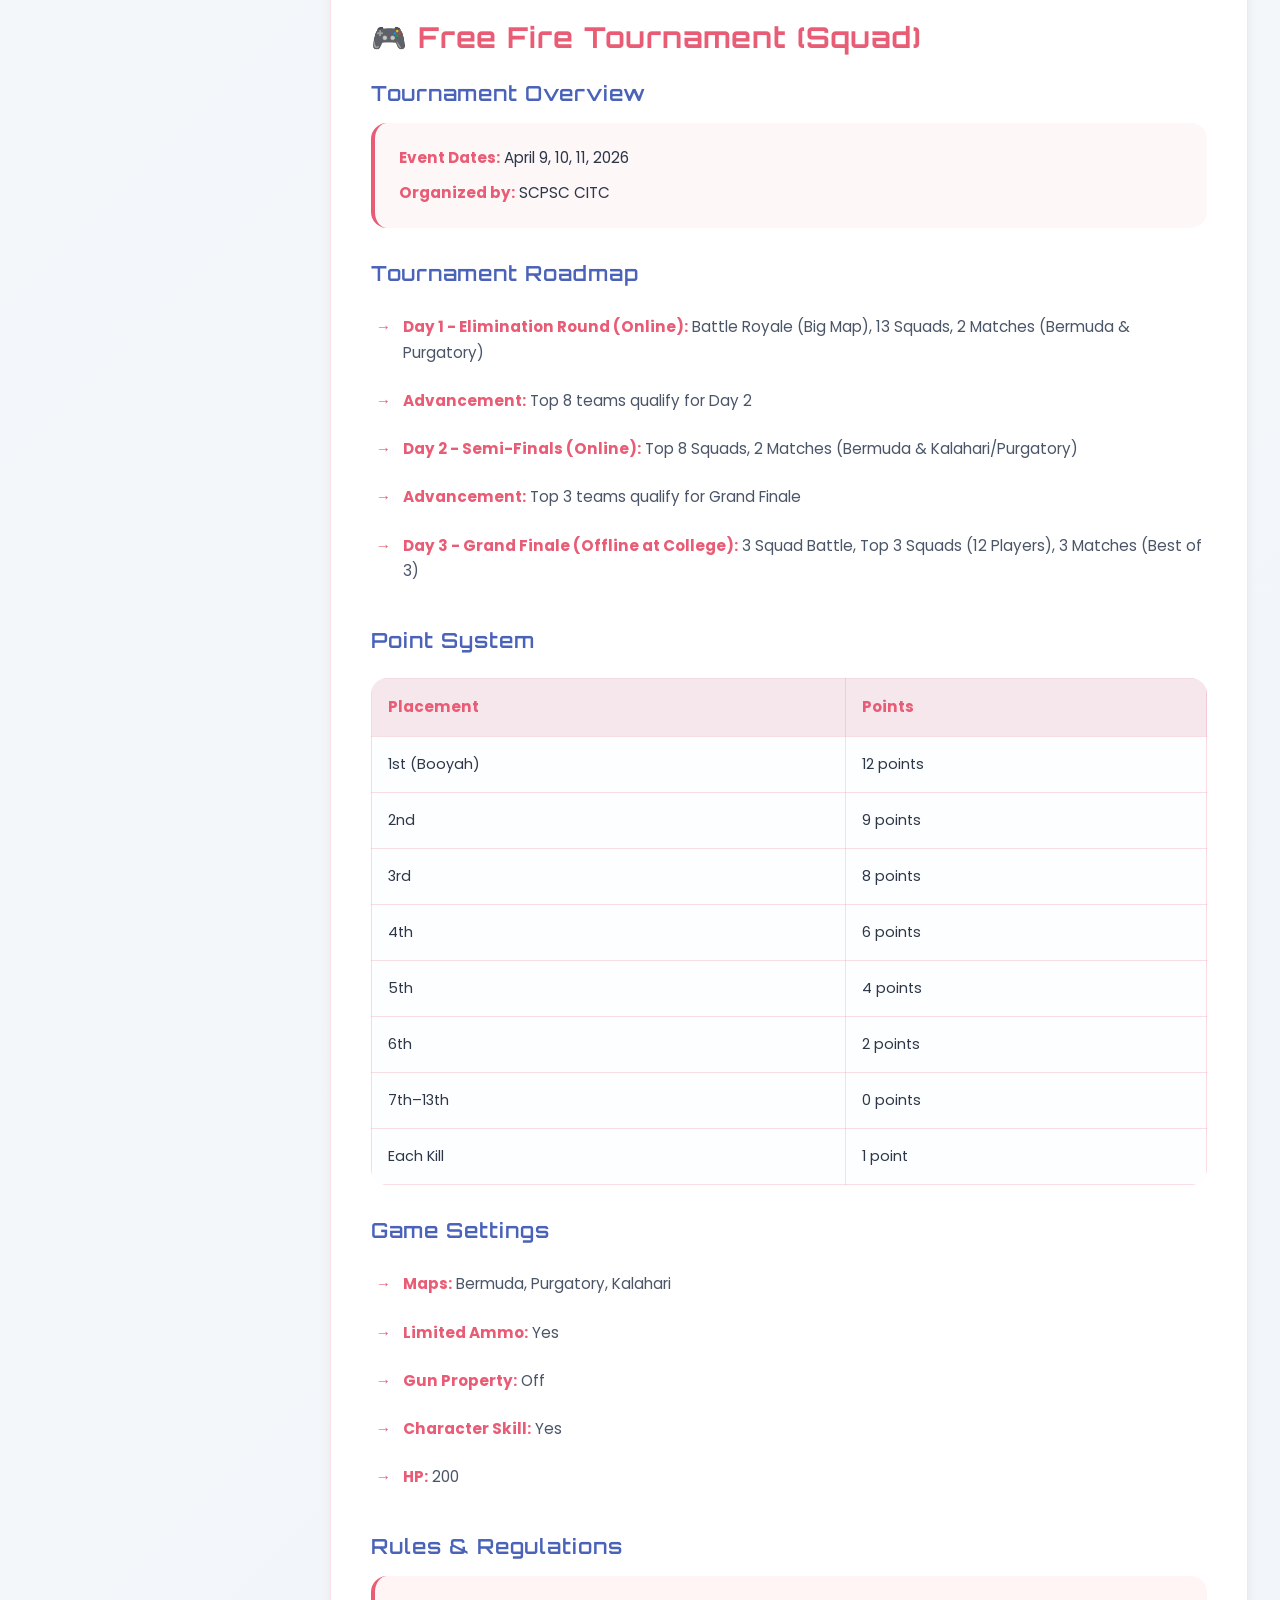
<file: rules.html>
<!DOCTYPE html>
<html lang="en">
<head>
    <meta charset="UTF-8">
    <meta name="viewport" content="width=device-width, initial-scale=1.0">
    <title>Rulebook - SCPSC IT FEST 2026</title>
    <link rel="icon" type="image/x-icon" href="festlogo.png">
    <link rel="preconnect" href="https://fonts.googleapis.com">
    <link rel="preconnect" href="https://fonts.gstatic.com" crossorigin>
    <link href="https://fonts.googleapis.com/css2?family=Orbitron:wght@400;700;900&family=Poppins:wght@300;400;500;600;700&display=swap" rel="stylesheet">
    <link rel="stylesheet" href="style-themes.css">
</head>
<body>
    <!-- Navigation Bar -->
    <nav class="navbar">
        <div class="nav-container">
            <a href="index.html" class="nav-logo-link" aria-label="Go to home page">
                <div class="nav-logo">
                    <img src="festlogo.png" alt="FEST 2026 Logo Dark" class="logo-img logo-dark">
                    <img src="logo2.png" alt="FEST 2026 Logo Light" class="logo-img logo-light">
                </div>
            </a>
            <ul class="nav-menu" id="navMenu">
                <li class="nav-item"><a href="index.html" class="nav-link">Home</a></li>
                <li class="nav-item"><a href="events.html" class="nav-link">Events</a></li>
                <li class="nav-item"><a href="rules.html" class="nav-link active">Rulebook</a></li>
                <li class="nav-item"><a href="register.html" class="nav-link">Register</a></li>
                <li class="nav-item"><a href="contact.html" class="nav-link">Contact</a></li>
            </ul>
            <button class="theme-toggle-btn" id="themeToggle" aria-label="Toggle theme">
                🌙
            </button>
            <div class="hamburger" id="hamburger">
                <span></span>
                <span></span>
                <span></span>
            </div>
        </div>
    </nav>

    <!-- Background Animation -->
    <div class="background-animation">
        <div class="glow-orb orb-1"></div>
        <div class="glow-orb orb-2"></div>
        <div class="glow-orb orb-3"></div>
    </div>

    <!-- Page Header -->
    <section class="page-header">
        <h1>Rulebook</h1>
        <p>Official rules and guidelines for all SCPSC IT FEST 2026 events</p>
    </section>

    <!-- Rulebook Container -->
    <section class="rulebook-section">
        <div class="rulebook-container">
            <!-- Sidebar Navigation -->
            <aside class="rulebook-sidebar reveal-on-scroll">
                <h3>Jump to Section</h3>
                <ul class="sidebar-links">
                    <li><a href="#pubg" class="sidebar-link">PUBG Mobile</a></li>
                    <li><a href="#quiz" class="sidebar-link">Tech Quiz</a></li>
                    <li><a href="#programming" class="sidebar-link">Programming</a></li>
                    <li><a href="#multimedia" class="sidebar-link">Multimedia</a></li>
                    <li><a href="#photography" class="sidebar-link">Photography</a></li>
                    <li><a href="#treasure" class="sidebar-link">Treasure Hunt</a></li>
                    <li><a href="#football" class="sidebar-link">E-Football</a></li>
                    <li><a href="#freefire" class="sidebar-link">Free Fire</a></li>
                </ul>
            </aside>

            <!-- Main Content -->
            <main class="rulebook-content">
                
                <!-- PUBG Mobile Section -->
                <article class="rule-section reveal-on-scroll" id="pubg">
                    <div class="section-header">
                        <h2>🎮 PUBG Mobile (Duo)</h2>
                    </div>

                    <div class="rule-subsection">
                        <h3>Team Requirements</h3>
                        <div class="rule-box">
                            <p>Each team must have exactly <strong>2 members</strong></p>
                        </div>
                    </div>

                    <div class="rule-subsection">
                        <h3>Tournament Structure</h3>
                        <ul class="rule-list">
                            <li><strong>Total Matches:</strong> 2</li>
                            <li><strong>Qualifiers:</strong> Online Round</li>
                            <li><strong>Final:</strong> School IT Lab Venue</li>
                        </ul>
                    </div>

                    <div class="rule-subsection">
                        <h3>Point System</h3>
                        <div class="rule-table">
                            <table>
                                <thead>
                                    <tr>
                                        <th>Placement</th>
                                        <th>Points</th>
                                    </tr>
                                </thead>
                                <tbody>
                                    <tr><td>#1</td><td>5 points</td></tr>
                                    <tr><td>#2</td><td>4 points</td></tr>
                                    <tr><td>#3</td><td>3 points</td></tr>
                                    <tr><td>#4</td><td>2 points</td></tr>
                                    <tr><td>#5+</td><td>1 point</td></tr>
                                    <tr><td>1 Kill</td><td>1 point</td></tr>
                                </tbody>
                            </table>
                        </div>
                    </div>

                    <div class="rule-subsection">
                        <h3>Match Schedule</h3>
                        <ul class="rule-list">
                            <li><strong>Qualifiers:</strong> April 10, 9:00 PM</li>
                            <li><strong>Map:</strong> Livik (Online)</li>
                            <li><strong>Advancement:</strong> Top 4 teams with highest points</li>
                            <li><strong>Final:</strong> April 11 (At Venue)</li>
                            <li><strong>Map:</strong> Nusa</li>
                        </ul>
                    </div>

                    <div class="rule-subsection">
                        <h3>Final Round Requirements</h3>
                        <div class="rule-box highlight">
                            <ul class="rule-list">
                                <li>Arrive <strong>30 minutes early</strong></li>
                                <li>Join room <strong>15 minutes before</strong> match time</li>
                                <li>Match will be <strong>streamed on Facebook</strong></li>
                            </ul>
                        </div>
                    </div>

                    <div class="rule-subsection">
                        <h3>Registration Requirements</h3>
                        <p>You must provide:</p>
                        <ul class="rule-list">
                            <li>IGN (In-Game Name)</li>
                            <li>PUBG ID</li>
                            <li>WhatsApp number</li>
                        </ul>
                    </div>

                    <div class="rule-subsection">
                        <h3>Rules & Fair Play</h3>
                        <div class="rule-box alert">
                            <ul class="rule-list">
                                <li>❌ No hacks, cheats, or scripts allowed</li>
                                <li>❌ Emulators are NOT permitted</li>
                                <li>✅ Allowed devices: Mobile phones (including iPhone), iPads/Tablets</li>
                                <li><strong>Violation = Immediate Disqualification</strong></li>
                            </ul>
                        </div>
                    </div>

                    <div class="rule-subsection">
                        <h3>Communication</h3>
                        <ul class="rule-list">
                            <li><strong>Qualifiers & Semifinals:</strong> Room ID & Password via WhatsApp group</li>
                            <li><strong>Final:</strong> Details provided on-site</li>
                        </ul>
                    </div>

                    <div class="rule-subsection">
                        <h3>Final Venue Rules</h3>
                        <p>Please bring your own:</p>
                        <ul class="rule-list">
                            <li>Mobile phone</li>
                            <li>Headphones/Earphones</li>
                            <li>Mobile data (no internet provided)</li>
                        </ul>
                        <p class="note">📌 Organizers reserve the right to reschedule sessions if necessary.</p>
                    </div>
                </article>

                <!-- Tech Quiz Section -->
                <article class="rule-section reveal-on-scroll" id="quiz">
                    <div class="section-header">
                        <h2>🧠 Tech Quiz</h2>
                    </div>

                    <div class="rule-subsection">
                        <h3>Process</h3>
                        <ul class="rule-list">
                            <li>Conducted in a designated hall room with proper seating</li>
                            <li>Participants seated sector/row-wise</li>
                            <li>Question sheets distributed at start</li>
                            <li>Supervised by volunteers and guards</li>
                            <li>Starts strictly on time</li>
                        </ul>
                    </div>

                    <div class="rule-subsection">
                        <h3>Time</h3>
                        <div class="rule-box">
                            <p><strong>April 11, 2:00 PM – 2:30 PM</strong> (30 minutes)</p>
                        </div>
                    </div>

                    <div class="rule-subsection">
                        <h3>Topics Covered</h3>
                        <ul class="rule-list">
                            <li>ICT Main Book</li>
                            <li>AI (Artificial Intelligence)</li>
                            <li>Cyber Security</li>
                            <li>Programming</li>
                            <li>General Tech Knowledge</li>
                        </ul>
                    </div>

                    <div class="rule-subsection">
                        <h3>Rules</h3>
                        <div class="rule-box">
                            <ul class="rule-list">
                                <li>✅ Must arrive <strong>on time</strong></li>
                                <li>✅ Allowed items: Pen, pencil, eraser, calculator</li>
                                <li>❌ No electronic devices (unless supervised)</li>
                                <li>❌ Maintain silence during quiz</li>
                                <li><strong>Any unfair means = Disqualification</strong></li>
                            </ul>
                        </div>
                    </div>

                    <p class="note">📌 Subject to rescheduling at organizers' discretion.</p>
                </article>

                <!-- Programming Contest Section -->
                <article class="rule-section reveal-on-scroll" id="programming">
                    <div class="section-header">
                        <h2>💻 Programming Contest</h2>
                    </div>

                    <div class="rule-subsection">
                        <h3>Supported Languages</h3>
                        <div class="rule-box">
                            <p>C / C++ / Python</p>
                        </div>
                    </div>

                    <div class="rule-subsection">
                        <h3>Contest Schedule</h3>
                        <ul class="rule-list">
                            <li><strong>Day 1 (April 9):</strong> Problem-solving round (Offline, IT Lab)</li>
                            <li><strong>Selection:</strong> Top participants will be selected</li>
                            <li><strong>Notification:</strong> Results via email/social media</li>
                            <li><strong>Day 2 (April 11):</strong> Final Round (Participants work on computers)</li>
                        </ul>
                    </div>

                    <div class="rule-subsection">
                        <h3>Rules</h3>
                        <ul class="rule-list">
                            <li>Follow volunteer instructions strictly</li>
                            <li>No unauthorized help allowed</li>
                            <li>Devices and software will be monitored</li>
                        </ul>
                    </div>

                    <div class="rule-subsection">
                        <h3>Judging Criteria</h3>
                        <ul class="rule-list">
                            <li><strong>Logic:</strong> Correct algorithm and approach</li>
                            <li><strong>Efficiency:</strong> Optimized code performance</li>
                            <li><strong>Correctness:</strong> Proper output for all test cases</li>
                        </ul>
                    </div>

                    <p class="note">📌 Subject to rescheduling.</p>
                </article>

                <!-- Multimedia Section -->
                <article class="rule-section reveal-on-scroll" id="multimedia">
                    <div class="section-header">
                        <h2>🎤 Multimedia Presentation</h2>
                    </div>

                    <div class="rule-subsection">
                        <h3>Contact</h3>
                        <div class="rule-box">
                            <p>Email: <a href="mailto:scpscitclubofficial@gmail.com">scpscitclubofficial@gmail.com</a></p>
                        </div>
                    </div>

                    <div class="rule-subsection">
                        <h3>Process</h3>
                        <ul class="rule-list">
                            <li>Submit presentation by <strong>April 10, Before 5:00 PM</strong></li>
                            <li>Selected participants present on Final Day (April 11)</li>
                            <li>Bring presentation via pen drive</li>
                            <li>Laptop & projector will be provided</li>
                        </ul>
                    </div>

                    <div class="rule-subsection">
                        <h3>Submission Format</h3>
                        <div class="rule-box">
                            <p><strong>Email Requirements:</strong></p>
                            <ul class="rule-list">
                                <li>To: scpscitclubofficial@gmail.com</li>
                                <li>Subject: Presentation Submission</li>
                                <li>Include body information:
                                    <ul style="margin-top: 0.5rem;">
                                        <li>Reg ID</li>
                                        <li>Name</li>
                                        <li>Class</li>
                                        <li>Roll</li>
                                    </ul>
                                </li>
                                <li>Attach PPTX file</li>
                            </ul>
                        </div>
                    </div>

                    <div class="rule-subsection">
                        <h3>Rules</h3>
                        <ul class="rule-list">
                            <li><strong>Solo event</strong> (Individual only)</li>
                            <li><strong>Topic:</strong> Tech Startup Ideas</li>
                            <li><strong>File format:</strong> PPTX only</li>
                            <li><strong>Must be punctual</strong> for presentation slot</li>
                        </ul>
                    </div>

                    <div class="rule-subsection">
                        <h3>Judging Criteria</h3>
                        <ul class="rule-list">
                            <li>Presentation skill and delivery</li>
                            <li>Creativity and originality</li>
                            <li>Uniqueness of the startup idea</li>
                            <li>Professional discipline</li>
                        </ul>
                    </div>

                    <p class="note">📌 Subject to rescheduling.</p>
                </article>

                <!-- Photography Section -->
                <article class="rule-section reveal-on-scroll" id="photography">
                    <div class="section-header">
                        <h2>📸 Photography</h2>
                    </div>

                    <div class="rule-subsection">
                        <h3>Contact</h3>
                        <div class="rule-box">
                            <p>Email: <a href="mailto:scpscitclubofficial@gmail.com">scpscitclubofficial@gmail.com</a></p>
                        </div>
                    </div>

                    <div class="rule-subsection">
                        <h3>Process</h3>
                        <ul class="rule-list">
                            <li>Submit photograph via email</li>
                            <li><strong>Submission Deadline:</strong> 10 April, Before 5:00 PM</li>
                            <li>Selected entries displayed in gallery</li>
                            <li>Visitors can view and buy photos</li>
                            <li>Judges select best based on creativity & meaning</li>
                        </ul>
                    </div>

                    <div class="rule-subsection">
                        <h3>Submission Format</h3>
                        <div class="rule-box">
                            <ul class="rule-list">
                                <li><strong>To:</strong> scpscitclubofficial@gmail.com</li>
                                <li><strong>Subject:</strong> Photography Submission</li>
                                <li><strong>Body:</strong>
                                    <ul style="margin-top: 0.5rem;">
                                        <li>Reg ID:</li>
                                        <li>Name:</li>
                                        <li>Class:</li>
                                        <li>Roll:</li>
                                    </ul>
                                </li>
                                <li><strong>Attach:</strong>
                                    <ul style="margin-top: 0.5rem;">
                                        <li>Original Photo File</li>
                                        <li>Edited Photo File</li>
                                    </ul>
                                </li>
                            </ul>
                        </div>
                    </div>

                    <div class="rule-subsection">
                        <h3>Theme</h3>
                        <div class="rule-box highlight">
                            <p><strong>"Stories Without Words"</strong></p>
                        </div>
                    </div>

                    <div class="rule-subsection">
                        <h3>Rules</h3>
                        <div class="rule-box">
                            <ul class="rule-list">
                                <li>✅ Photos must be original</li>
                                <li>✅ Each photo must have a title</li>
                                <li>✅ Photo must reflect the given theme</li>
                                <li>✅ Participants must explain their work</li>
                                <li>❌ No plagiarism allowed</li>
                            </ul>
                        </div>
                    </div>

                    <div class="rule-subsection">
                        <h3>Submission Requirements</h3>
                        <ul class="rule-list">
                            <li>Both original and edited files must be submitted</li>
                            <li>Original file must contain clear EXIF data</li>
                        </ul>
                    </div>

                    <div class="rule-subsection">
                        <h3>Editing Rules</h3>
                        <div class="rule-box">
                            <ul class="rule-list">
                                <li>✅ Only Snapseed & Lightroom allowed</li>
                                <li>❌ Filters, presets, and LUTs are NOT allowed</li>
                                <li>✅ Basic spot healing & retouch allowed</li>
                                <li>❌ Heavy manipulation is NOT allowed</li>
                            </ul>
                        </div>
                    </div>

                    <div class="rule-subsection">
                        <h3>Disqualification</h3>
                        <div class="rule-box alert">
                            <ul class="rule-list">
                                <li>Original file not submitted</li>
                                <li>Edited file missing</li>
                                <li>EXIF data removed/edited/fake</li>
                                <li>Filters/presets/LUTs used</li>
                                <li>Heavy manipulation detected</li>
                                <li>AI-generated or AI-enhanced editing used</li>
                                <li>Photo plagiarized or stolen</li>
                                <li>Photo contains watermark, logo, or signature</li>
                            </ul>
                        </div>
                    </div>

                    <p class="note">📌 Subject to rescheduling.</p>
                </article>

                <!-- Treasure Hunt Section -->
                <article class="rule-section reveal-on-scroll" id="treasure">
                    <div class="section-header">
                        <h2>🗺️ Treasure Hunt</h2>
                    </div>

                    <div class="rule-subsection">
                        <h3>Overview</h3>
                        <p>A team-based clue-solving adventure across campus locations. Navigate through challenges to reach the final treasure!</p>
                    </div>

                    <div class="rule-subsection">
                        <h3>Team Formation</h3>
                        <ul class="rule-list">
                            <li><strong>Team Size:</strong> 3 members per team</li>
                            <li>Individual participants can join and be grouped</li>
                        </ul>
                    </div>

                    <div class="rule-subsection">
                        <h3>Registration & Gameplay</h3>
                        <ul class="rule-list">
                            <li><strong>Registration:</strong> Separate booth (Must register before start)</li>
                            <li><strong>First Clue:</strong> Given after confirmation</li>
                            <li><strong>Clue Flow:</strong> Solve clues → move to next location</li>
                            <li><strong>Continue:</strong> Until final stage</li>
                        </ul>
                    </div>

                    <div class="rule-subsection">
                        <h3>Final Challenge & Winner</h3>
                        <div class="rule-box highlight">
                            <p><strong>Final puzzle determines the winner!</strong></p>
                            <p>Winner is the team that:</p>
                            <ul class="rule-list">
                                <li>Reaches final stage first</li>
                                <li>Solves the final puzzle correctly</li>
                            </ul>
                        </div>
                    </div>

                    <div class="rule-subsection">
                        <h3>Rules (Critical)</h3>
                        <div class="rule-box alert">
                            <ul class="rule-list">
                                <li>❌ No mobile/electronic devices</li>
                                <li>❌ No outside help allowed</li>
                                <li>❌ No cheating or clue sharing between teams</li>
                                <li>❌ No fighting or unsportsmanlike behavior</li>
                                <li>✅ Stay within designated area</li>
                            </ul>
                        </div>
                    </div>

                    <div class="rule-subsection">
                        <h3>Assistance & Winning Criteria</h3>
                        <ul class="rule-list">
                            <li><strong>Hints:</strong> Volunteers may give limited hints</li>
                            <li><strong>Criteria:</strong> Completion of clues, Accuracy, and Time</li>
                        </ul>
                    </div>

                    <div class="rule-subsection">
                        <h3>Organizer Authority</h3>
                        <p>Organizers reserve the right to:</p>
                        <ul class="rule-list">
                            <li>Modify rules as needed</li>
                            <li>Disqualify teams for violations</li>
                            <li>Make final decisions</li>
                        </ul>
                    </div>

                    <p class="note">📌 Subject to rescheduling.</p>
                </article>

                <!-- E-Football Section -->
                <article class="rule-section reveal-on-scroll" id="football">
                    <div class="section-header">
                        <h2>⚽ E-Football (1 vs 1)</h2>
                    </div>

                    <div class="rule-subsection">
                        <h3>Tournament Schedule</h3>
                        <ul class="rule-list">
                            <li><strong>Online Rounds:</strong> April 9, 10</li>
                            <li><strong>Final:</strong> April 11</li>
                        </ul>
                    </div>

                    <div class="rule-subsection">
                        <h3>Tournament Format</h3>
                        <ul class="rule-list">
                            <li><strong>Group Stage:</strong> Groups of 4 players</li>
                            <li><strong>Advancement:</strong> Only group winner advances</li>
                            <li><strong>Knockout Stage:</strong> Group winners → Semifinals/Quarterfinals</li>
                            <li><strong>Final:</strong> Winners of semifinals compete</li>
                        </ul>
                    </div>

                    <div class="rule-subsection">
                        <h3>Points System</h3>
                        <div class="rule-table">
                            <table>
                                <thead>
                                    <tr>
                                        <th>Result</th>
                                        <th>Points</th>
                                    </tr>
                                </thead>
                                <tbody>
                                    <tr><td>Win</td><td>3 points</td></tr>
                                    <tr><td>Draw</td><td>1 point</td></tr>
                                    <tr><td>Loss</td><td>0 points</td></tr>
                                </tbody>
                            </table>
                        </div>
                    </div>

                    <div class="rule-subsection">
                        <h3>Tiebreaker</h3>
                        <p>If teams have equal points:</p>
                        <ul class="rule-list">
                            <li><strong>Primary:</strong> Goal Difference (GD)</li>
                        </ul>
                    </div>

                    <div class="rule-subsection">
                        <h3>Match Settings</h3>
                        <ul class="rule-list">
                            <li><strong>Match Time:</strong> 7 minutes (basic)</li>
                            <li><strong>Injuries:</strong> Off</li>
                            <li><strong>Player Condition:</strong> Good</li>
                        </ul>
                    </div>

                    <div class="rule-subsection">
                        <h3>Substitutions & Extra Time</h3>
                        <ul class="rule-list">
                            <li><strong>Normal Time:</strong> 5 substitutions allowed</li>
                            <li><strong>Extra Time:</strong> +3 additional substitutions</li>
                            <li><strong>If Draw:</strong> Extra Time + Penalties (only after group stage)</li>
                        </ul>
                    </div>

                    <div class="rule-subsection">
                        <h3>Result Submission</h3>
                        <div class="rule-box">
                            <p>Submit result within <strong>5 minutes</strong> of match completion</p>
                            <p><strong>Include:</strong></p>
                            <ul class="rule-list">
                                <li>Screenshot of final score</li>
                                <li>Goal scorers list</li>
                            </ul>
                        </div>
                    </div>

                    <p class="note">📌 Organizers reserve the right to reschedule sessions based on operational requirements.</p>
                </article>

                <!-- Free Fire Tournament Section -->
                <article class="rule-section reveal-on-scroll" id="freefire">
                    <div class="section-header">
                        <h2>🎮 Free Fire Tournament (Squad)</h2>
                    </div>

                    <div class="rule-subsection">
                        <h3>Tournament Overview</h3>
                        <div class="rule-box">
                            <p><strong>Event Dates:</strong> April 9, 10, 11, 2026</p>
                            <p><strong>Organized by:</strong> SCPSC CITC</p>
                        </div>
                    </div>

                    <div class="rule-subsection">
                        <h3>Tournament Roadmap</h3>
                        <ul class="rule-list">
                            <li><strong>Day 1 - Elimination Round (Online):</strong> Battle Royale (Big Map), 13 Squads, 2 Matches (Bermuda & Purgatory)</li>
                            <li><strong>Advancement:</strong> Top 8 teams qualify for Day 2</li>
                            <li><strong>Day 2 - Semi-Finals (Online):</strong> Top 8 Squads, 2 Matches (Bermuda & Kalahari/Purgatory)</li>
                            <li><strong>Advancement:</strong> Top 3 teams qualify for Grand Finale</li>
                            <li><strong>Day 3 - Grand Finale (Offline at College):</strong> 3 Squad Battle, Top 3 Squads (12 Players), 3 Matches (Best of 3)</li>
                        </ul>
                    </div>

                    <div class="rule-subsection">
                        <h3>Point System</h3>
                        <div class="rule-table">
                            <table>
                                <thead>
                                    <tr>
                                        <th>Placement</th>
                                        <th>Points</th>
                                    </tr>
                                </thead>
                                <tbody>
                                    <tr><td>1st (Booyah)</td><td>12 points</td></tr>
                                    <tr><td>2nd</td><td>9 points</td></tr>
                                    <tr><td>3rd</td><td>8 points</td></tr>
                                    <tr><td>4th</td><td>6 points</td></tr>
                                    <tr><td>5th</td><td>4 points</td></tr>
                                    <tr><td>6th</td><td>2 points</td></tr>
                                    <tr><td>7th–13th</td><td>0 points</td></tr>
                                    <tr><td>Each Kill</td><td>1 point</td></tr>
                                </tbody>
                            </table>
                        </div>
                    </div>

                    <div class="rule-subsection">
                        <h3>Game Settings</h3>
                        <ul class="rule-list">
                            <li><strong>Maps:</strong> Bermuda, Purgatory, Kalahari</li>
                            <li><strong>Limited Ammo:</strong> Yes</li>
                            <li><strong>Gun Property:</strong> Off</li>
                            <li><strong>Character Skill:</strong> Yes</li>
                            <li><strong>HP:</strong> 200</li>
                        </ul>
                    </div>

                    <div class="rule-subsection">
                        <h3>Rules & Regulations</h3>
                        <div class="rule-box alert">
                            <ul class="rule-list">
                                <li>✅ Only mobile phones allowed</li>
                                <li>❌ No emulators, tablets, or PC</li>
                                <li>❌ No hacks, cheats, or scripts</li>
                                <li>❌ No teaming with other squads</li>
                                <li><strong>Internet issues = Player responsibility</strong></li>
                                <li>✅ Respect all players & organizers</li>
                            </ul>
                        </div>
                    </div>

                    <div class="rule-subsection">
                        <h3>Final Day (Grand Finale) Requirements</h3>
                        <div class="rule-box highlight">
                            <ul class="rule-list">
                                <li>Arrive <strong>30 minutes early</strong></li>
                                <li>Bring charger & headphones</li>
                                <li>Have stable mobile data</li>
                            </ul>
                        </div>
                    </div>

                    <div class="rule-subsection">
                        <h3>Prizes</h3>
                        <ul class="rule-list">
                            <li>🏆 <strong>Champion:</strong> Crest</li>
                            <li>🥈 <strong>Runner-up:</strong> Crest</li>
                            <li>⭐ <strong>MVP:</strong> Highest total kills</li>
                        </ul>
                    </div>

                    <p class="note">📌 Organizers reserve the right to reschedule sessions based on operational requirements.</p>
                </article>

            </main>
        </div>
    </section>

    <!-- CTA Section -->
    <section class="cta-section">
        <h2>Understood the Rules?</h2>
        <p>Register for your favorite events and start competing</p>
        <a href="register.html" class="btn btn-primary btn-large">Register Now</a>
    </section>

    <!-- Footer -->
    <footer class="footer">
        <div class="footer-content">
            <div class="footer-section">
                <h4>About FEST</h4>
                <p>SCPSC IT FEST 2026 is the premier tech carnival bringing together competitive gaming, programming, and creative challenges.</p>
            </div>
            <div class="footer-section">
                <h4>Quick Links</h4>
                <ul>
                    <li><a href="events.html">Events</a></li>
                    <li><a href="rules.html">Rulebook</a></li>
                    <li><a href="register.html">Register</a></li>
                    <li><a href="contact.html">Contact</a></li>
                </ul>
            </div>
            <div class="footer-section">
                <h4>Contact</h4>
                <p>Email: <a href="mailto:scpscitclubofficial@gmail.com">scpscitclubofficial@gmail.com</a></p>
                <p>Event Dates: April 9–11, 2026</p>
            </div>
        </div>
        <div class="footer-bottom">
            <p>&copy; 2026 SCPSC IT FEST. All rights reserved.</p>
            <p>Designed & Developed by Shan</p>
        </div>
    </footer>

    <script src="script.js"></script>
</body>
</html>
</file>
<file: style-themes.css>
/* ========================================
   SCPSC IT FEST 2026 - Dual Theme System
   Dark & Light Theme Versions
   ======================================== */

/* ========================================
   DARK THEME - Default (:root)
   ======================================== */
:root {
    /* Colors - Dark Theme */
    --bg-dark-primary: #0F172A;
    --bg-dark-secondary: #1E293B;
    --bg-glass: rgba(15, 23, 42, 0.8);
    --accent-primary: #E85D75;
    --accent-secondary: #5B7FDE;
    --accent-glow: #E85D754D;
    --text-primary: #F8FAFC;
    --text-secondary: #CBD5E1;
    --border-color: rgba(232, 93, 117, 0.2);
    --border-color-light: rgba(148, 163, 184, 0.15);

    /* Fonts */
    --font-heading: 'Orbitron', sans-serif;
    --font-body: 'Poppins', sans-serif;

    /* Shadows & Glows */
    --glow-sm: 0 0 20px rgba(232, 93, 117, 0.25);
    --glow-md: 0 0 40px rgba(232, 93, 117, 0.35);
    --glow-lg: 0 0 60px rgba(232, 93, 117, 0.45);
    --shadow-glass: 0 8px 32px rgba(0, 0, 0, 0.4);

    /* Spacing */
    --spacing-xs: 0.5rem;
    --spacing-sm: 1rem;
    --spacing-md: 1.5rem;
    --spacing-lg: 2rem;
    --spacing-xl: 3rem;
    --spacing-2xl: 4rem;

    /* Transitions */
    --transition-fast: 0.2s ease-out;
    --transition-normal: 0.3s ease-out;
    --transition-slow: 0.5s ease-out;

    /* Border Radius */
    --radius-sm: 0.5rem;
    --radius-md: 1rem;
    --radius-lg: 1.5rem;
    --radius-xl: 2rem;
}

/* ========================================
   LIGHT THEME - data-theme="light"
   ======================================== */
html[data-theme="light"] {
    /* Colors - Light Theme */
    --bg-dark-primary: #F0F5FB;
    --bg-dark-secondary: #E8EFFA;
    --bg-glass: rgba(255, 255, 255, 0.98);
    --accent-primary: #E85D75;
    --accent-secondary: #5B7FDE;
    --accent-glow: #E85D754D;
    --text-primary: #1A1F35;
    --text-secondary: #4A5568;
    --border-color: rgba(232, 93, 117, 0.2);
    --border-color-light: rgba(90, 99, 112, 0.12);
    --shadow-glass: 0 8px 32px rgba(0, 0, 0, 0.06);
}

/* ========================================
   RESET & BASE STYLES
   ======================================== */

* {
    margin: 0;
    padding: 0;
    box-sizing: border-box;
}

html {
    scroll-behavior: smooth;
    font-size: 16px;
}

body {
    font-family: var(--font-body);
    background: linear-gradient(135deg, var(--bg-dark-primary) 0%, #1A1F35 50%, var(--bg-dark-secondary) 100%);
    color: var(--text-primary);
    line-height: 1.6;
    overflow-x: hidden;
    min-height: 100vh;
    transition: background-color var(--transition-slow), color var(--transition-slow);
}

html[data-theme="light"] body {
    background: linear-gradient(135deg, #FFFFFF 0%, #F8FAFC 50%, #F0F4F8 100%);
}

/* ========================================
   BACKGROUND ANIMATION
   ======================================== */

.background-animation {
    position: fixed;
    top: 0;
    left: 0;
    width: 100%;
    height: 100%;
    pointer-events: none;
    overflow: hidden;
    z-index: 0;
}

html[data-theme="light"] .background-animation {
    display: none;
}

.glow-orb {
    position: absolute;
    border-radius: 50%;
    filter: blur(80px);
    opacity: 0.3;
    animation: float 20s ease-in-out infinite;
}

.orb-1 {
    width: 300px;
    height: 300px;
    top: 10%;
    left: 10%;
    background: radial-gradient(circle, var(--accent-primary) 0%, transparent 70%);
    animation-delay: 0s;
}

.orb-2 {
    width: 250px;
    height: 250px;
    top: 50%;
    right: 15%;
    background: radial-gradient(circle, var(--accent-secondary) 0%, transparent 70%);
    animation-delay: 5s;
}

.orb-3 {
    width: 200px;
    height: 200px;
    bottom: 10%;
    left: 50%;
    background: radial-gradient(circle, var(--accent-primary) 0%, transparent 70%);
    animation-delay: 10s;
}

@keyframes float {
    0%, 100% {
        transform: translate(0, 0);
    }
    50% {
        transform: translate(30px, -30px);
    }
}

/* ========================================
   NAVIGATION BAR
   ======================================== */

.navbar {
    position: fixed;
    top: 0;
    left: 0;
    right: 0;
    background: rgba(15, 23, 42, 0.9);
    backdrop-filter: blur(10px);
    border-bottom: 1px solid var(--border-color);
    z-index: 1000;
    padding: 1rem 0;
    box-shadow: 0 4px 30px rgba(0, 0, 0, 0.2);
    transition: background-color var(--transition-normal);
}

html[data-theme="light"] .navbar {
    background: rgba(255, 255, 255, 0.95);
    box-shadow: 0 4px 30px rgba(0, 0, 0, 0.08);
}

.nav-container {
    max-width: 1400px;
    margin: 0 auto;
    padding: 0 var(--spacing-lg);
    display: flex;
    justify-content: space-between;
    align-items: center;
}

.nav-logo {
    display: flex;
    align-items: center;
}

.nav-logo-link {
    text-decoration: none;
    color: inherit;
    display: flex;
    align-items: center;
    transition: all var(--transition-normal);
}

.nav-logo-link:hover .logo-img {
    filter: drop-shadow(0 0 20px rgba(232, 93, 117, 0.5));
    transform: scale(1.05);
}

.logo-img {
    max-height: 50px;
    width: auto;
    display: block;
    filter: drop-shadow(0 0 10px rgba(232, 93, 117, 0.3));
    transition: all var(--transition-normal);
}

.logo-img.logo-dark {
    display: block;
}

.logo-img.logo-light {
    display: none;
}

html[data-theme="light"] .logo-img.logo-dark {
    display: none;
}

html[data-theme="light"] .logo-img.logo-light {
    display: block;
}

.nav-menu {
    display: flex;
    list-style: none;
    gap: 2rem;
    margin-left: auto;
}

.nav-item {
    list-style: none;
}

.nav-link {
    text-decoration: none;
    color: var(--text-secondary);
    font-weight: 500;
    transition: all var(--transition-normal);
    position: relative;
    font-size: 0.95rem;
}

.nav-link::after {
    content: '';
    position: absolute;
    bottom: -5px;
    left: 0;
    width: 0;
    height: 2px;
    background: linear-gradient(90deg, var(--accent-primary), var(--accent-secondary));
    transition: width var(--transition-normal);
}

.nav-link:hover,
.nav-link.active {
    color: var(--accent-primary);
    text-shadow: 0 0 10px var(--accent-glow);
}

.nav-link.active::after {
    width: 100%;
}

.hamburger {
    display: none;
    flex-direction: column;
    cursor: pointer;
    gap: 5px;
}

.hamburger span {
    width: 25px;
    height: 3px;
    background: var(--accent-primary);
    border-radius: 2px;
    transition: all var(--transition-normal);
}

.hamburger.active span:nth-child(1) {
    transform: rotate(45deg) translate(8px, 8px);
}

.hamburger.active span:nth-child(2) {
    opacity: 0;
}

.hamburger.active span:nth-child(3) {
    transform: rotate(-45deg) translate(7px, -7px);
}

/* ========================================
   THEME TOGGLE IN NAVBAR
   ======================================== */

.theme-toggle-btn {
    background: transparent;
    color: var(--text-secondary);
    border: 1px solid var(--border-color-light);
    border-radius: 50%;
    width: 40px;
    height: 40px;
    font-size: 1.2rem;
    cursor: pointer;
    transition: all var(--transition-normal);
    display: flex;
    align-items: center;
    justify-content: center;
    margin-left: 1.5rem;
    flex-shrink: 0;
}

.theme-toggle-btn:hover {
    background: var(--accent-primary);
    color: #FFFFFF;
    border-color: var(--accent-primary);
    transform: scale(1.05);
}

html[data-theme="light"] .theme-toggle-btn {
    background: transparent;
    color: var(--text-secondary);
    border-color: var(--border-color-light);
}

html[data-theme="light"] .theme-toggle-btn:hover {
    background: var(--accent-primary);
    color: #FFFFFF;
    border-color: var(--accent-primary);
}

/* ========================================
   BUTTONS & TYPOGRAPHY
   ======================================== */

.btn {
    display: inline-block;
    padding: 0.9rem 1.8rem;
    border-radius: var(--radius-md);
    font-family: var(--font-body);
    font-weight: 600;
    text-decoration: none;
    cursor: pointer;
    border: none;
    transition: all var(--transition-normal);
    text-align: center;
    font-size: 0.95rem;
    position: relative;
    overflow: hidden;
}

.btn-primary {
    background: linear-gradient(135deg, var(--accent-primary) 0%, var(--accent-secondary) 100%);
    color: #FFFFFF;
    box-shadow: 0 0 20px rgba(232, 93, 117, 0.3);
}

html[data-theme="light"] .btn-primary {
    color: #FFFFFF;
    box-shadow: 0 0 20px rgba(232, 93, 117, 0.25);
}

.btn-primary:hover {
    transform: translateY(-2px);
    box-shadow: 0 0 40px rgba(232, 93, 117, 0.5);
}

.btn-secondary {
    background: transparent;
    color: var(--accent-primary);
    border: 2px solid var(--accent-primary);
    box-shadow: inset 0 0 20px rgba(232, 93, 117, 0.1);
}

.btn-secondary:hover {
    background: rgba(232, 93, 117, 0.1);
    box-shadow: 0 0 30px rgba(232, 93, 117, 0.4), inset 0 0 20px rgba(232, 93, 117, 0.2);
}

.btn-tertiary {
    background: rgba(232, 93, 117, 0.1);
    color: var(--accent-primary);
    border: 1px solid var(--accent-primary);
}

html[data-theme="light"] .btn-tertiary {
    background: rgba(232, 93, 117, 0.08);
}

.btn-tertiary:hover {
    background: rgba(232, 93, 117, 0.2);
    box-shadow: 0 0 20px rgba(232, 93, 117, 0.3);
}

.btn-large {
    padding: 1.1rem 2.5rem;
    font-size: 1.05rem;
}

.btn-submit {
    width: 100%;
    padding: 1rem;
    font-size: 1rem;
}

/* Headings */
h1, h2, h3, h4, h5, h6 {
    font-family: var(--font-heading);
    font-weight: 700;
    letter-spacing: 1px;
    line-height: 1.3;
    color: var(--text-primary);
    margin-bottom: 0.8rem;
    margin-top: 1.5rem;
}

h1 {
    font-size: 3rem;
    margin-bottom: 1.5rem;
    margin-top: 2rem;
}

h2 {
    font-size: 2.2rem;
    margin-bottom: 1.3rem;
    margin-top: 1.8rem;
}

h3 {
    font-size: 1.5rem;
    margin-bottom: 1rem;
    margin-top: 1.5rem;
}

h4 {
    font-size: 1.2rem;
    margin-bottom: 0.8rem;
    margin-top: 1.3rem;
}

h5 {
    font-size: 1.1rem;
    margin-bottom: 0.7rem;
}

h6 {
    font-size: 1rem;
    margin-bottom: 0.6rem;
}

/* Paragraph & Base Text */
p {
    font-family: var(--font-body);
    font-size: 0.95rem;
    line-height: 1.8;
    margin-bottom: 1rem;
    color: var(--text-primary);
}

html[data-theme="light"] p {
    color: #2D3748;
}

/* Strong & Emphasis */
strong, b {
    font-weight: 700;
    color: var(--accent-primary);
}

em, i {
    font-style: italic;
    color: var(--text-primary);
}

/* Links */
a {
    color: var(--accent-secondary);
    text-decoration: none;
    transition: all var(--transition-normal);
    border-bottom: 1px solid transparent;
}

a:hover {
    color: var(--accent-primary);
    border-bottom-color: var(--accent-primary);
}

/* Blockquote */
blockquote {
    border-left: 4px solid var(--accent-primary);
    padding: 1rem 1.5rem;
    margin: 1.5rem 0;
    background: rgba(232, 93, 117, 0.08);
    border-radius: var(--radius-md);
    font-style: italic;
    color: var(--text-secondary);
}

html[data-theme="light"] blockquote {
    background: rgba(232, 93, 117, 0.06);
}

/* ========================================
   HERO SECTION
   ======================================== */

.hero {
    position: relative;
    z-index: 1;
    min-height: 100vh;
    display: flex;
    align-items: center;
    justify-content: center;
    text-align: center;
    padding-top: 80px;
    padding-bottom: 3rem;
    overflow: hidden;
}

.hero-content {
    position: relative;
    z-index: 2;
    max-width: 800px;
    padding: 0 var(--spacing-lg);
    animation: fadeInUp 1s ease-out;
}

.hero-logo-container {
    display: flex;
    justify-content: center;
    align-items: center;
    margin-bottom: 2.5rem;
    animation: fadeIn 1s ease-out;
}

.hero-logo {
    max-width: 220px;
    height: auto;
    filter: drop-shadow(0 0 30px rgba(232, 93, 117, 0.4));
    transition: all 0.4s ease-out;
    animation: logoFloat 3s ease-in-out infinite;
}

.hero-logo.logo-dark {
    display: block;
}

.hero-logo.logo-light {
    display: none;
}

html[data-theme="light"] .hero-logo.logo-dark {
    display: none;
}

html[data-theme="light"] .hero-logo.logo-light {
    display: block;
}

.hero-logo:hover {
    filter: drop-shadow(0 0 50px rgba(232, 93, 117, 0.7));
    transform: scale(1.08);
}

html[data-theme="light"] .hero-logo {
    filter: drop-shadow(0 0 25px rgba(232, 93, 117, 0.3));
}

html[data-theme="light"] .hero-logo:hover {
    filter: drop-shadow(0 0 40px rgba(232, 93, 117, 0.5));
}

@keyframes logoFloat {
    0%, 100% {
        transform: translateY(0);
    }
    50% {
        transform: translateY(-15px);
    }
}

.hero-title {
    font-size: 4.5rem;
    font-weight: 900;
    margin: 0;
    letter-spacing: 3px;
    text-transform: uppercase;
    background: linear-gradient(135deg, var(--accent-primary) 0%, var(--text-primary) 100%);
    -webkit-background-clip: text;
    -webkit-text-fill-color: transparent;
    background-clip: text;
    animation: slideDown 0.8s ease-out;
}

.hero-title.highlight {
    background: linear-gradient(135deg, var(--accent-secondary) 0%, var(--accent-primary) 100%);
    -webkit-background-clip: text;
    -webkit-text-fill-color: transparent;
    background-clip: text;
    animation: slideDown 0.8s ease-out 0.2s both;
}

.hero-subtitle {
    font-size: 1.5rem;
    color: var(--accent-primary);
    margin: 1rem 0 1.5rem;
    text-transform: uppercase;
    letter-spacing: 2px;
    animation: fadeIn 1s ease-out 0.4s both;
}

.hero-description {
    font-size: 1.1rem;
    color: var(--text-secondary);
    max-width: 500px;
    margin: 0 auto 2.5rem;
    line-height: 1.8;
    animation: fadeIn 1s ease-out 0.6s both;
}

.hero-buttons {
    display: flex;
    gap: 1.5rem;
    justify-content: center;
    flex-wrap: wrap;
    animation: fadeIn 1s ease-out 0.8s both;
}

@keyframes slideDown {
    from {
        opacity: 0;
        transform: translateY(-30px);
    }
    to {
        opacity: 1;
        transform: translateY(0);
    }
}

@keyframes fadeInUp {
    from {
        opacity: 0;
        transform: translateY(30px);
    }
    to {
        opacity: 1;
        transform: translateY(0);
    }
}

@keyframes fadeIn {
    from {
        opacity: 0;
    }
    to {
        opacity: 1;
    }
}

/* ========================================
   COUNTDOWN TIMER
   ======================================== */

.countdown-section {
    position: relative;
    z-index: 1;
    padding: 4rem var(--spacing-lg);
    text-align: center;
    background: rgba(232, 93, 117, 0.05);
    border: 1px solid var(--border-color);
    margin: 3rem 0;
}

.countdown-container {
    max-width: 1000px;
    margin: 0 auto;
}

.countdown-container h2 {
    margin-bottom: 2rem;
    background: linear-gradient(135deg, var(--accent-primary) 0%, var(--accent-secondary) 100%);
    -webkit-background-clip: text;
    -webkit-text-fill-color: transparent;
    background-clip: text;
}

.countdown {
    display: grid;
    grid-template-columns: repeat(auto-fit, minmax(120px, 1fr));
    gap: 1.5rem;
    margin-bottom: 2rem;
}

.countdown-item {
    background: var(--bg-glass);
    border: 1px solid var(--border-color);
    border-radius: var(--radius-lg);
    padding: 1.5rem;
    backdrop-filter: blur(10px);
    transition: all var(--transition-normal);
}

.countdown-item:hover {
    border-color: var(--accent-primary);
    box-shadow: var(--glow-md);
    transform: translateY(-5px);
}

.countdown-number {
    font-size: 2.5rem;
    font-weight: 900;
    color: var(--accent-primary);
    font-family: var(--font-heading);
    text-shadow: 0 0 20px var(--accent-glow);
}

.countdown-label {
    font-size: 0.85rem;
    color: var(--text-secondary);
    text-transform: uppercase;
    letter-spacing: 1px;
    margin-top: 0.5rem;
}

.countdown-date {
    color: var(--accent-primary);
    font-size: 1.1rem;
    font-weight: 600;
}

/* ========================================
   SECTION STYLING
   ======================================== */

section {
    position: relative;
    z-index: 1;
}

.section-title {
    font-size: 2.5rem;
    text-align: center;
    margin-bottom: 3rem;
    background: linear-gradient(135deg, var(--accent-primary) 0%, var(--accent-secondary) 100%);
    -webkit-background-clip: text;
    -webkit-text-fill-color: transparent;
    background-clip: text;
}

/* ========================================
   HIGHLIGHTS SECTION
   ======================================== */

.highlights-section {
    padding: 4rem var(--spacing-lg);
    max-width: 1400px;
    margin: 0 auto;
}

.highlights-grid {
    display: grid;
    grid-template-columns: repeat(auto-fit, minmax(250px, 1fr));
    gap: 2rem;
}

.highlight-card {
    background: var(--bg-glass);
    border: 1px solid var(--border-color);
    border-radius: var(--radius-lg);
    padding: 2rem;
    backdrop-filter: blur(10px);
    text-align: center;
    transition: all var(--transition-normal);
    cursor: pointer;
}

.highlight-card:hover {
    border-color: var(--accent-primary);
    box-shadow: var(--glow-md);
    transform: translateY(-10px);
}

.card-icon {
    font-size: 3rem;
    margin-bottom: 1rem;
    display: inline-block;
    transition: transform var(--transition-normal);
}

.highlight-card:hover .card-icon {
    transform: scale(1.2) rotate(10deg);
}

.highlight-card h3 {
    margin-bottom: 1rem;
    color: var(--accent-primary);
}

.highlight-card p {
    color: var(--text-secondary);
    line-height: 1.8;
}

/* ========================================
   EVENTS PREVIEW & GRID
   ======================================== */

.events-preview-section,
.events-section {
    padding: 4rem var(--spacing-lg);
    max-width: 1400px;
    margin: 0 auto;
}

.events-grid,
.events-preview-grid {
    display: grid;
    grid-template-columns: repeat(auto-fit, minmax(300px, 1fr));
    gap: 2rem;
    margin-bottom: 3rem;
}

.event-card,
.event-preview-card {
    background: var(--bg-glass);
    border: 1px solid var(--border-color);
    border-radius: var(--radius-lg);
    padding: 2rem;
    backdrop-filter: blur(10px);
    transition: all var(--transition-normal);
    display: flex;
    flex-direction: column;
}

html[data-theme="light"] .event-card,
html[data-theme="light"] .event-preview-card {
    background: rgba(255, 255, 255, 0.98);
    border-color: rgba(232, 93, 117, 0.16);
    box-shadow: 0 2px 8px rgba(0, 0, 0, 0.04);
}

.event-card:hover,
.event-preview-card:hover {
    border-color: var(--accent-primary);
    box-shadow: var(--glow-lg);
    transform: translateY(-10px);
}

.event-card-icon,
.event-preview-icon {
    font-size: 3rem;
    margin-bottom: 1rem;
}

.event-title {
    color: var(--accent-primary);
    margin-bottom: 1rem;
    font-size: 1.3rem;
    font-weight: 700;
}

.event-meta {
    display: flex;
    gap: 0.5rem;
    flex-wrap: wrap;
    margin-bottom: 1rem;
}

.badge {
    display: inline-block;
    background: rgba(232, 93, 117, 0.15);
    color: var(--accent-primary);
    padding: 0.4rem 0.9rem;
    border-radius: 20px;
    font-size: 0.75rem;
    border: 1px solid var(--accent-primary);
    font-weight: 500;
}

html[data-theme="light"] .badge {
    background: rgba(232, 93, 117, 0.1);
}

.event-details {
    flex-grow: 0;
    margin-bottom: 1rem;
}

.event-details h4 {
    margin-bottom: 0.8rem;
    color: var(--accent-secondary);
    font-size: 1rem;
    font-weight: 600;
}

html[data-theme="light"] .event-details h4 {
    color: #5B7FDE;
}

.event-details ul {
    list-style: none;
    padding-left: 0;
}

.event-details li {
    margin-bottom: 0.6rem;
    line-height: 1.6;
    font-size: 0.9rem;
    color: var(--text-secondary);
    padding-left: 1.5rem;
    position: relative;
}

html[data-theme="light"] .event-details li {
    color: #4A5568;
}

.event-details li::before {
    content: '◆';
    position: absolute;
    left: 0;
    color: var(--accent-primary);
    font-size: 0.6rem;
}

.event-description {
    margin-bottom: 1.5rem;
    color: var(--text-secondary);
    flex-grow: 1;
    font-size: 0.9rem;
    line-height: 1.7;
}

html[data-theme="light"] .event-description {
    color: #4A5568;
}

.event-preview-card {
    text-align: center;
}

.event-preview-card h3 {
    color: var(--accent-primary);
    margin-bottom: 0.5rem;
}

.event-preview-card p {
    color: var(--text-secondary);
    font-size: 0.95rem;
    margin-bottom: 0.8rem;
}

.event-type {
    display: inline-block;
    background: rgba(232, 93, 117, 0.1);
    color: var(--accent-primary);
    padding: 0.3rem 0.8rem;
    border-radius: 4px;
    font-size: 0.8rem;
}

html[data-theme="light"] .event-type {
    background: rgba(232, 93, 117, 0.08);
}

.center-button {
    text-align: center;
    margin-top: 2rem;
}

/* ========================================
   CTA SECTION
   ======================================== */

.cta-section {
    padding: 4rem var(--spacing-lg);
    text-align: center;
    background: linear-gradient(135deg, rgba(232, 93, 117, 0.08) 0%, rgba(91, 127, 222, 0.08) 100%);
    border: 1px solid var(--border-color);
    margin: 3rem 0;
}

.cta-section h2 {
    margin-bottom: 1rem;
    background: linear-gradient(135deg, var(--accent-primary) 0%, var(--accent-secondary) 100%);
    -webkit-background-clip: text;
    -webkit-text-fill-color: transparent;
    background-clip: text;
}

.cta-section p {
    color: var(--text-secondary);
    margin-bottom: 2rem;
    font-size: 1.1rem;
}

/* ========================================
   PAGE HEADER
   ======================================== */

.page-header {
    padding: 6rem var(--spacing-lg) 3rem;
    text-align: center;
    margin-top: 80px;
    background: linear-gradient(135deg, rgba(232, 93, 117, 0.05) 0%, rgba(91, 127, 222, 0.05) 100%);
    border-bottom: 1px solid var(--border-color);
}

.page-header h1 {
    background: linear-gradient(135deg, var(--accent-primary) 0%, var(--accent-secondary) 100%);
    -webkit-background-clip: text;
    -webkit-text-fill-color: transparent;
    background-clip: text;
    margin-bottom: 1rem;
}

.page-header p {
    color: var(--text-secondary);
    font-size: 1.2rem;
}

/* ========================================
   RULEBOOK STYLES
   ======================================== */

.rulebook-section {
    padding: 3rem var(--spacing-lg);
    max-width: 1300px;
    margin: 0 auto;
}

.rulebook-container {
    display: grid;
    grid-template-columns: 250px 1fr;
    gap: 3rem;
}

.rulebook-sidebar {
    background: var(--bg-glass);
    border: 1px solid var(--border-color);
    border-radius: var(--radius-lg);
    padding: 1.5rem;
    backdrop-filter: blur(10px);
    height: fit-content;
    position: sticky;
    top: 100px;
}

.rulebook-sidebar h3 {
    margin-bottom: 1.5rem;
    color: var(--accent-primary);
}

.sidebar-links {
    list-style: none;
}

.sidebar-link {
    display: block;
    padding: 0.7rem 1rem;
    color: var(--text-secondary);
    text-decoration: none;
    border-radius: var(--radius-sm);
    margin-bottom: 0.5rem;
    transition: all var(--transition-normal);
    position: relative;
    padding-left: 1.5rem;
}

.sidebar-link::before {
    content: '▸';
    position: absolute;
    left: 0;
    color: var(--accent-primary);
}

.sidebar-link:hover {
    background: rgba(232, 93, 117, 0.1);
    color: var(--accent-primary);
    padding-left: 2rem;
}

html[data-theme="light"] .sidebar-link:hover {
    background: rgba(232, 93, 117, 0.08);
}

.rulebook-content {
    display: flex;
    flex-direction: column;
    gap: 2rem;
}

.rule-section {
    background: var(--bg-glass);
    border: 1px solid var(--border-color);
    border-radius: var(--radius-lg);
    padding: 2.5rem;
    backdrop-filter: blur(10px);
    transition: all var(--transition-normal);
}

html[data-theme="light"] .rule-section {
    background: rgba(255, 255, 255, 0.99);
    border-color: rgba(232, 93, 117, 0.18);
    box-shadow: 0 2px 12px rgba(0, 0, 0, 0.05);
}

.rule-section:hover {
    border-color: var(--accent-primary);
    box-shadow: var(--glow-md);
}

.section-header h2 {
    color: var(--accent-primary);
    margin-bottom: 1.5rem;
    display: flex;
    align-items: center;
    gap: 1rem;
    font-size: 1.8rem;
}

.rule-subsection {
    margin-bottom: 2rem;
}

.rule-subsection h3 {
    color: var(--accent-secondary);
    margin-bottom: 1rem;
    font-size: 1.3rem;
    font-weight: 600;
}

html[data-theme="light"] .rule-subsection h3 {
    color: #4A63B8;
}

.rule-subsection p {
    margin-bottom: 1rem;
    font-size: 0.95rem;
}

.rule-box {
    background: rgba(232, 93, 117, 0.08);
    border-left: 4px solid var(--accent-primary);
    padding: 1.3rem 1.5rem;
    border-radius: var(--radius-md);
    margin-bottom: 1.5rem;
}

html[data-theme="light"] .rule-box {
    background: rgba(232, 93, 117, 0.05);
    border-left-color: #E85D75;
}

.rule-box p {
    margin-bottom: 0.5rem;
}

.rule-box p:last-child {
    margin-bottom: 0;
}

.rule-box.highlight {
    border-left-color: var(--accent-secondary);
    background: rgba(91, 127, 222, 0.08);
}

html[data-theme="light"] .rule-box.highlight {
    background: rgba(91, 127, 222, 0.05);
}

.rule-box.alert {
    border-left-color: #EF4444;
    background: rgba(239, 68, 68, 0.08);
}

html[data-theme="light"] .rule-box.alert {
    background: rgba(239, 68, 68, 0.05);
}

.rule-list {
    list-style: none;
    padding-left: 0;
    margin-bottom: 1rem;
}

.rule-list li {
    padding: 0.7rem 0;
    color: var(--text-secondary);
    position: relative;
    padding-left: 2rem;
    font-size: 0.95rem;
    line-height: 1.7;
}

html[data-theme="light"] .rule-list li {
    color: #4A5568;
}

.rule-list li::before {
    content: '→';
    position: absolute;
    left: 0.3rem;
    color: var(--accent-primary);
    font-weight: bold;
}

.rule-list li strong {
    color: var(--accent-primary);
}

.rule-table {
    overflow-x: auto;
    margin: 1.5rem 0;
    border-radius: var(--radius-md);
}

.rule-table table {
    width: 100%;
    border-collapse: collapse;
    background: var(--bg-dark-secondary);
}

html[data-theme="light"] .rule-table table {
    background: rgba(240, 245, 251, 0.5);
}

.rule-table th,
.rule-table td {
    padding: 1rem;
    border: 1px solid var(--border-color);
    text-align: left;
    color: var(--text-secondary);
    font-size: 0.9rem;
}

html[data-theme="light"] .rule-table th,
html[data-theme="light"] .rule-table td {
    color: #2D3748;
}

.rule-table th {
    background: rgba(232, 93, 117, 0.18);
    color: var(--accent-primary);
    font-weight: 700;
    font-size: 0.95rem;
}

html[data-theme="light"] .rule-table th {
    background: rgba(232, 93, 117, 0.12);
    color: #E85D75;
}

.rule-table td {
    background: var(--bg-glass);
}

html[data-theme="light"] .rule-table td {
    background: rgba(255, 255, 255, 0.7);
}

.rule-table tr:hover td {
    background: rgba(232, 93, 117, 0.08);
}

html[data-theme="light"] .rule-table tr:hover td {
    background: rgba(232, 93, 117, 0.06);
}

.note {
    padding: 1.2rem 1.5rem;
    background: rgba(91, 127, 222, 0.08);
    border-left: 4px solid var(--accent-secondary);
    border-radius: var(--radius-md);
    color: var(--text-secondary);
    font-size: 0.9rem;
    line-height: 1.7;
    margin-top: 1.5rem;
    margin-bottom: 1rem;
}

html[data-theme="light"] .note {
    background: rgba(91, 127, 222, 0.05);
    color: #4A5568;
}

.note p {
    margin-bottom: 0.5rem;
    font-size: 0.9rem;
}

.note p:last-child {
    margin-bottom: 0;
}

/* ========================================
   REGISTER & FORM STYLES
   ======================================== */

.register-section {
    padding: 3rem var(--spacing-lg);
    max-width: 1200px;
    margin: 0 auto;
}

.register-container {
    display: flex;
    flex-direction: column;
    gap: 3rem;
}

.register-intro {
    background: var(--bg-glass);
    border: 1px solid var(--border-color);
    border-radius: var(--radius-lg);
    padding: 2.5rem;
    backdrop-filter: blur(10px);
    text-align: center;
}

.register-intro h2 {
    color: var(--accent-primary);
    margin-bottom: 1rem;
}

.register-intro p {
    color: var(--text-secondary);
    font-size: 1.1rem;
    margin-bottom: 2rem;
    line-height: 1.8;
}

.highlight-features {
    display: grid;
    grid-template-columns: repeat(auto-fit, minmax(200px, 1fr));
    gap: 1.5rem;
}

.feature {
    display: flex;
    flex-direction: column;
    align-items: center;
    gap: 0.5rem;
}

.feature-icon {
    font-size: 2rem;
}

.feature span:last-child {
    color: var(--accent-primary);
    font-weight: 600;
}

.event-selection {
    background: var(--bg-glass);
    border: 1px solid var(--border-color);
    border-radius: var(--radius-lg);
    padding: 2rem;
    backdrop-filter: blur(10px);
}

.event-selection h3 {
    color: var(--accent-primary);
    margin-bottom: 1.5rem;
    text-align: center;
}

.event-selection-grid {
    display: grid;
    grid-template-columns: repeat(auto-fit, minmax(160px, 1fr));
    gap: 1.5rem;
}

.event-selection-card {
    background: rgba(232, 93, 117, 0.08);
    border: 1px solid var(--border-color);
    border-radius: var(--radius-md);
    padding: 1.5rem;
    text-align: center;
    transition: all var(--transition-normal);
}

html[data-theme="light"] .event-selection-card {
    background: rgba(232, 93, 117, 0.05);
}

.event-selection-card:hover {
    border-color: var(--accent-primary);
    background: rgba(232, 93, 117, 0.15);
    transform: translateY(-5px);
    box-shadow: var(--glow-md);
}

html[data-theme="light"] .event-selection-card:hover {
    background: rgba(232, 93, 117, 0.12);
}

.event-selection-icon {
    font-size: 2rem;
    margin-bottom: 0.8rem;
}

.event-selection-card h4 {
    color: var(--accent-primary);
    margin-bottom: 0.3rem;
}

.event-selection-card .event-type {
    font-size: 0.8rem;
    color: var(--text-secondary);
}

.event-selection-card .event-dates {
    color: var(--accent-secondary);
    font-size: 0.9rem;
    margin-top: 0.5rem;
}

.form-container {
    background: var(--bg-glass);
    border: 1px solid var(--border-color);
    border-radius: var(--radius-lg);
    padding: 2rem;
    backdrop-filter: blur(10px);
}

.form-container h3 {
    color: var(--accent-primary);
    margin-bottom: 0.5rem;
}

.form-description {
    color: var(--text-secondary);
    margin-bottom: 2rem;
}

.glass-form-container {
    background: rgba(0, 0, 0, 0.1);
    border: 1px solid var(--border-color);
    border-radius: var(--radius-md);
    padding: 1.5rem;
    margin-bottom: 1.5rem;
    overflow: hidden;
    transition: all var(--transition-normal);
}

html[data-theme="light"] .glass-form-container {
    background: rgba(0, 0, 0, 0.02);
}

.glass-form-container.premium-form {
    background: var(--bg-glass);
    border: 1px solid var(--border-color);
    border-radius: var(--radius-lg);
    padding: 2rem;
    margin-bottom: 2rem;
    box-shadow: var(--glow-sm);
    backdrop-filter: blur(10px);
    overflow: hidden;
}

html[data-theme="light"] .glass-form-container.premium-form {
    background: rgba(255, 255, 255, 0.99);
    border-color: rgba(232, 93, 117, 0.18);
    box-shadow: 0 4px 20px rgba(0, 0, 0, 0.08);
}

.glass-form-container iframe {
    display: block;
    border-radius: var(--radius-sm);
    transition: all var(--transition-normal);
}

.form-fallback {
    text-align: center;
    padding: 2rem;
    background: rgba(91, 127, 222, 0.1);
    border: 1px dashed var(--accent-secondary);
    border-radius: var(--radius-md);
    transition: all var(--transition-normal);
}

html[data-theme="light"] .form-fallback {
    background: rgba(91, 127, 222, 0.08);
}

.form-fallback.premium-fallback {
    background: linear-gradient(135deg, rgba(232, 93, 117, 0.08) 0%, rgba(91, 127, 222, 0.08) 100%);
    border: 1px solid var(--border-color);
    border-radius: var(--radius-lg);
    padding: 2.5rem;
    box-shadow: 0 2px 15px rgba(0, 0, 0, 0.08);
}

html[data-theme="light"] .form-fallback.premium-fallback {
    background: linear-gradient(135deg, rgba(232, 93, 117, 0.05) 0%, rgba(91, 127, 222, 0.05) 100%);
    box-shadow: 0 2px 12px rgba(0, 0, 0, 0.05);
}

.form-fallback p {
    color: var(--text-secondary);
    margin-bottom: 1rem;
    font-size: 0.95rem;
}

.form-note {
    font-size: 0.85rem;
    color: var(--text-secondary);
    margin-top: 1rem;
}

.registration-info {
    background: var(--bg-glass);
    border: 1px solid var(--border-color);
    border-radius: var(--radius-lg);
    padding: 2rem;
    backdrop-filter: blur(10px);
}

.registration-info h3 {
    color: var(--accent-primary);
    margin-bottom: 2rem;
    text-align: center;
}

.info-grid {
    display: grid;
    grid-template-columns: repeat(auto-fit, minmax(280px, 1fr));
    gap: 2rem;
}

.info-card {
    background: rgba(232, 93, 117, 0.08);
    border: 1px solid var(--border-color);
    border-radius: var(--radius-md);
    padding: 1.5rem;
}

html[data-theme="light"] .info-card {
    background: rgba(232, 93, 117, 0.05);
}

.info-card h4 {
    color: var(--accent-secondary);
    margin-bottom: 1rem;
}

.info-card ul {
    list-style: none;
}

.info-card li {
    color: var(--text-secondary);
    padding: 0.5rem 0;
    padding-left: 1.5rem;
    position: relative;
}

.info-card li::before {
    content: '✓';
    position: absolute;
    left: 0;
    color: var(--accent-primary);
}

/* ========================================
   FAQ SECTION
   ======================================== */

.faq-section {
    background: var(--bg-glass);
    border: 1px solid var(--border-color);
    border-radius: var(--radius-lg);
    padding: 2rem;
    backdrop-filter: blur(10px);
}

.faq-section h3 {
    color: var(--accent-primary);
    margin-bottom: 2rem;
    text-align: center;
}

.faq-grid {
    display: grid;
    grid-template-columns: repeat(auto-fit, minmax(300px, 1fr));
    gap: 1.5rem;
}

.faq-item {
    background: rgba(232, 93, 117, 0.08);
    border: 1px solid var(--border-color);
    border-radius: var(--radius-md);
    padding: 1.5rem;
}

html[data-theme="light"] .faq-item {
    background: rgba(232, 93, 117, 0.05);
}

.faq-item h4 {
    color: var(--accent-primary);
    margin-bottom: 0.7rem;
}

.faq-item p {
    color: var(--text-secondary);
    line-height: 1.7;
}

.contact-info-register {
    background: var(--bg-glass);
    border: 1px solid var(--border-color);
    border-radius: var(--radius-lg);
    padding: 2rem;
    backdrop-filter: blur(10px);
    text-align: center;
}

.contact-info-register h3 {
    color: var(--accent-primary);
    margin-bottom: 1rem;
}

.contact-info-register p {
    color: var(--text-secondary);
    margin-bottom: 1rem;
}

/* ========================================
   FOOTER
   ======================================== */

.footer {
    background: var(--bg-dark-secondary);
    border-top: 1px solid var(--border-color);
    padding: 3rem var(--spacing-lg);
    margin-top: 4rem;
}

html[data-theme="light"] .footer {
    background: #F0F4F8;
    border-top-color: rgba(232, 93, 117, 0.1);
}

.footer-content {
    max-width: 1400px;
    margin: 0 auto;
    display: grid;
    grid-template-columns: repeat(auto-fit, minmax(280px, 1fr));
    gap: 2rem;
    margin-bottom: 2rem;
}

.footer-section h4 {
    color: var(--accent-primary);
    margin-bottom: 1rem;
}

.footer-section a {
    color: var(--text-secondary);
    text-decoration: none;
    transition: all var(--transition-normal);
}

.footer-section a:hover {
    color: var(--accent-primary);
}

.footer-section ul {
    list-style: none;
}

.footer-section li {
    margin-bottom: 0.5rem;
}

.footer-bottom {
    text-align: center;
    padding-top: 2rem;
    border-top: 1px solid var(--border-color);
    color: var(--text-secondary);
}

/* ========================================
   CONTACT SECTION
   ======================================== */

.contact-section {
    padding: 4rem var(--spacing-lg);
    max-width: 1200px;
    margin: 0 auto;
}

.contact-container {
    display: flex;
    flex-direction: column;
    gap: 3rem;
}

/* Contact Cards Grid */
.contact-cards-grid {
    display: grid;
    grid-template-columns: repeat(auto-fit, minmax(280px, 1fr));
    gap: 2rem;
    margin-bottom: 2rem;
}

.contact-card {
    background: var(--bg-glass);
    border: 1px solid var(--border-color);
    border-radius: var(--radius-lg);
    padding: 2rem;
    backdrop-filter: blur(10px);
    text-align: center;
    transition: all var(--transition-normal);
    cursor: pointer;
}

html[data-theme="light"] .contact-card {
    background: rgba(255, 255, 255, 0.99);
    border-color: rgba(232, 93, 117, 0.16);
    box-shadow: 0 2px 8px rgba(0, 0, 0, 0.05);
}

.contact-card:hover {
    border-color: var(--accent-primary);
    box-shadow: var(--glow-md);
    transform: translateY(-10px);
}

.contact-icon {
    font-size: 3rem;
    margin-bottom: 1rem;
    display: inline-block;
}

.contact-card h3 {
    color: var(--accent-primary);
    margin-bottom: 1rem;
    font-size: 1.3rem;
}

.contact-card p {
    color: var(--text-secondary);
    font-size: 0.95rem;
    line-height: 1.7;
    margin-bottom: 1rem;
}

html[data-theme="light"] .contact-card p {
    color: #4A5568;
}

.venue-date {
    color: var(--accent-secondary);
    font-weight: 600;
    font-size: 0.95rem !important;
}

.contact-link {
    color: var(--accent-secondary);
    text-decoration: none;
    font-weight: 600;
    transition: all var(--transition-normal);
    border-bottom: 2px solid transparent;
}

.contact-link:hover {
    color: var(--accent-primary);
    border-bottom-color: var(--accent-primary);
}

/* Contact Main Section */
.contact-main {
    display: grid;
    grid-template-columns: 2fr 1fr;
    gap: 3rem;
    align-items: start;
}

html[data-theme="light"] .contact-main {
    gap: 2rem;
}

.contact-form-wrapper {
    background: var(--bg-glass);
    border: 1px solid var(--border-color);
    border-radius: var(--radius-lg);
    padding: 2.5rem;
    backdrop-filter: blur(10px);
}

html[data-theme="light"] .contact-form-wrapper {
    background: rgba(255, 255, 255, 0.99);
    border-color: rgba(232, 93, 117, 0.18);
    box-shadow: 0 2px 12px rgba(0, 0, 0, 0.05);
}

.contact-form-content h2 {
    color: var(--accent-primary);
    margin-bottom: 1rem;
    font-size: 1.8rem;
}

.contact-form-content > p {
    color: var(--text-secondary);
    margin-bottom: 2rem;
    font-size: 0.95rem;
}

html[data-theme="light"] .contact-form-content > p {
    color: #4A5568;
}

/* Form Group */
.form-group {
    margin-bottom: 1.5rem;
    display: flex;
    flex-direction: column;
}

.form-group label {
    color: var(--text-primary);
    font-weight: 600;
    margin-bottom: 0.5rem;
    font-size: 0.95rem;
}

html[data-theme="light"] .form-group label {
    color: #1A1F35;
}

.form-group input,
.form-group select,
.form-group textarea {
    background: rgba(232, 93, 117, 0.05);
    border: 1px solid var(--border-color);
    border-radius: var(--radius-md);
    padding: 0.8rem 1rem;
    color: var(--text-primary);
    font-family: var(--font-body);
    font-size: 0.95rem;
    transition: all var(--transition-normal);
}

html[data-theme="light"] .form-group input,
html[data-theme="light"] .form-group select,
html[data-theme="light"] .form-group textarea {
    background: rgba(232, 93, 117, 0.03);
    border-color: rgba(232, 93, 117, 0.2);
    color: #1A1F35;
}

.form-group input::placeholder,
.form-group textarea::placeholder {
    color: var(--text-secondary);
    opacity: 0.7;
}

.form-group input:focus,
.form-group select:focus,
.form-group textarea:focus {
    outline: none;
    border-color: var(--accent-primary);
    background: rgba(232, 93, 117, 0.08);
    box-shadow: 0 0 0 3px rgba(232, 93, 117, 0.1);
}

html[data-theme="light"] .form-group input:focus,
html[data-theme="light"] .form-group select:focus,
html[data-theme="light"] .form-group textarea:focus {
    background: rgba(232, 93, 117, 0.05);
    box-shadow: 0 0 0 3px rgba(232, 93, 117, 0.08);
}

.form-note {
    color: var(--text-secondary);
    font-size: 0.85rem;
    margin-top: 1.5rem;
    padding-top: 1.5rem;
    border-top: 1px solid var(--border-color);
}

html[data-theme="light"] .form-note {
    color: #4A5568;
}

/* Contact Info Box */
.contact-info-box {
    background: var(--bg-glass);
    border: 1px solid var(--border-color);
    border-radius: var(--radius-lg);
    padding: 2rem;
    backdrop-filter: blur(10px);
    height: fit-content;
    position: sticky;
    top: 120px;
}

html[data-theme="light"] .contact-info-box {
    background: rgba(255, 255, 255, 0.99);
    border-color: rgba(232, 93, 117, 0.18);
    box-shadow: 0 2px 12px rgba(0, 0, 0, 0.05);
}

.contact-info-box h3 {
    color: var(--accent-primary);
    margin-bottom: 1.5rem;
    font-size: 1.3rem;
}

.info-list {
    display: flex;
    flex-direction: column;
    gap: 1.2rem;
}

.info-item {
    display: flex;
    flex-direction: column;
    gap: 0.4rem;
    padding-bottom: 1.2rem;
    border-bottom: 1px solid var(--border-color);
}

.info-item:last-child {
    border-bottom: none;
    padding-bottom: 0;
}

.info-label {
    color: var(--accent-secondary);
    font-weight: 600;
    font-size: 0.9rem;
    text-transform: uppercase;
    letter-spacing: 0.5px;
}

.info-value {
    color: var(--text-secondary);
    font-size: 0.95rem;
    line-height: 1.6;
}

html[data-theme="light"] .info-value {
    color: #2D3748;
}

.info-value a {
    color: var(--accent-secondary);
    text-decoration: none;
    border-bottom: 1px solid transparent;
    transition: all var(--transition-normal);
}

.info-value a:hover {
    color: var(--accent-primary);
    border-bottom-color: var(--accent-primary);
}

.contact-grid {
    display: grid;
    grid-template-columns: 1fr 1fr;
    gap: 3rem;
    margin-bottom: 3rem;
}

@media (max-width: 768px) {
    .contact-grid {
        grid-template-columns: 1fr;
    }

    .contact-main {
        grid-template-columns: 1fr;
    }

    .contact-info-box {
        position: relative;
        top: 0;
    }

    .contact-cards-grid {
        grid-template-columns: 1fr;
    }

    .rulebook-container {
        grid-template-columns: 1fr;
    }

    .rulebook-sidebar {
        position: relative;
        top: 0;
    }

    .events-grid {
        grid-template-columns: 1fr;
    }

    h1 {
        font-size: 2rem;
    }

    h2 {
        font-size: 1.5rem;
    }

    .hero-title {
        font-size: 2.5rem;
    }

    .hero-logo {
        max-width: 180px;
        margin-bottom: 1.5rem;
    }

    .hero-logo-container {
        margin-bottom: 1.5rem;
    }

    .hamburger {
        display: flex;
    }

    .nav-menu {
        display: none;
    }

    .nav-menu.active {
        display: flex;
        flex-direction: column;
        position: absolute;
        top: 100%;
        left: 0;
        right: 0;
        background: var(--bg-dark-secondary);
        padding: 1rem;
        gap: 0;
    }

    .theme-toggle-btn {
        width: 36px;
        height: 36px;
        font-size: 1rem;
        margin-left: 0.8rem;
    }
}

/* ========================================
   UTILITY CLASSES
   ======================================== */

.reveal-on-scroll {
    opacity: 0;
    transform: translateY(30px);
    transition: all 0.6s ease-out;
}

.reveal-on-scroll.revealed {
    opacity: 1;
    transform: translateY(0);
}

.container {
    max-width: 1400px;
    margin: 0 auto;
    padding: 0 var(--spacing-lg);
}

.text-center {
    text-align: center;
}

.mt-1 {
    margin-top: var(--spacing-sm);
}

.mt-2 {
    margin-top: var(--spacing-md);
}

.mt-3 {
    margin-top: var(--spacing-lg);
}

.mb-1 {
    margin-bottom: var(--spacing-sm);
}

.mb-2 {
    margin-bottom: var(--spacing-md);
}

.mb-3 {
    margin-bottom: var(--spacing-lg);
}
</file>
